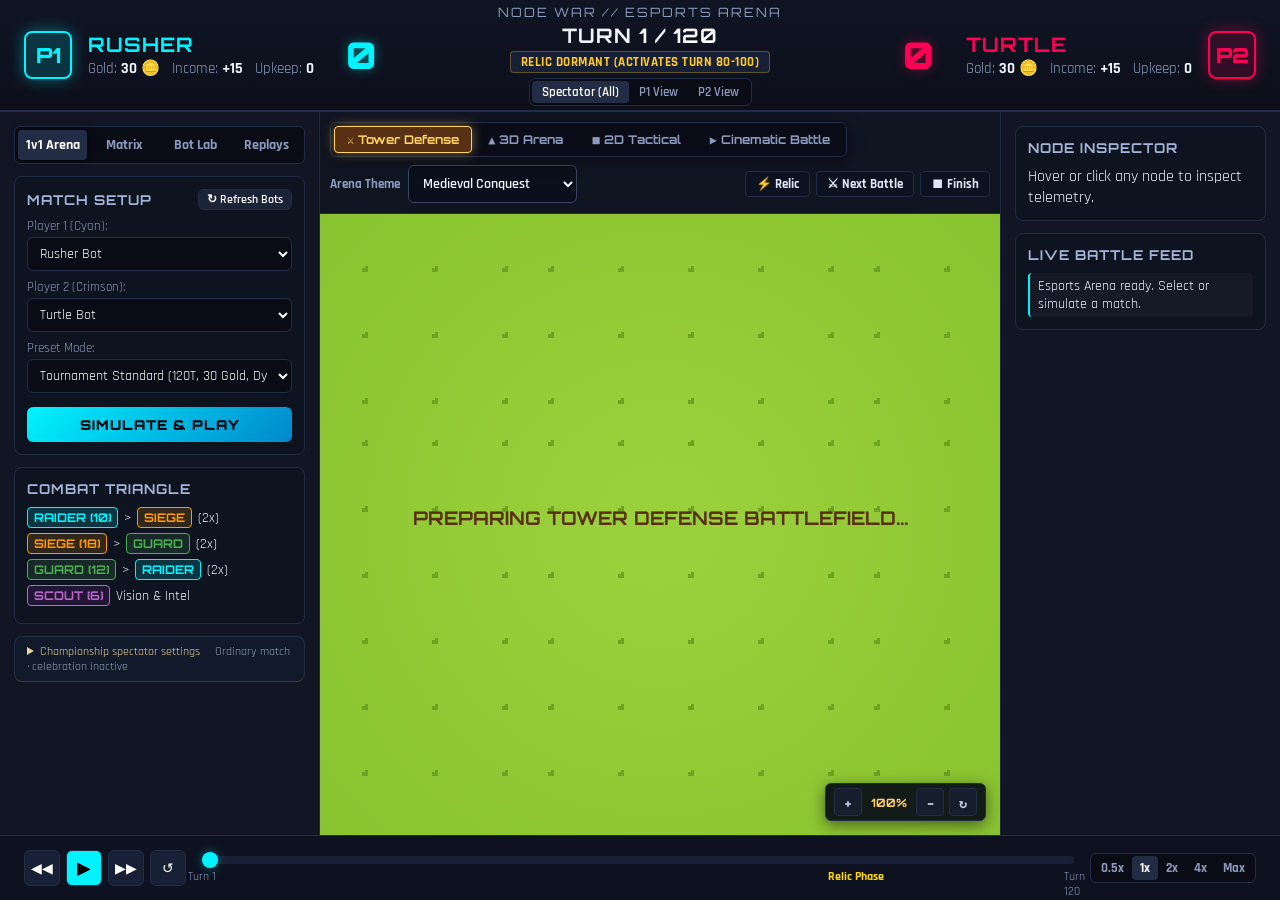
<file: web/index.html>
<!DOCTYPE html>
<html lang="en">
<head>
  <meta charset="UTF-8">
  <meta name="viewport" content="width=device-width, initial-scale=1.0">
  <title>Node War // Esports Spectator & Match Arena</title>
  <link rel="stylesheet" href="style.css">
  <link rel="preconnect" href="https://fonts.googleapis.com">
  <link rel="preconnect" href="https://fonts.gstatic.com" crossorigin>
  <link href="https://fonts.googleapis.com/css2?family=Orbitron:wght@500;700;900&family=Rajdhani:wght@500;600;700&family=JetBrains+Mono:wght@400;600&display=swap" rel="stylesheet">
</head>
<body>
  <div class="app-container">
    <!-- Top Esports Header -->
    <header class="scoreboard-header">
      <div class="player-hud p1">
        <div class="player-avatar">P1</div>
        <div class="player-info">
          <div class="player-name" id="p1-name">Rusher</div>
          <div class="player-meta">
            <span>Gold: <strong id="p1-credits">30</strong> 🪙</span>
            <span>Income: <strong id="p1-income">+15</strong></span>
            <span>Upkeep: <strong id="p1-upkeep">0</strong></span>
          </div>
        </div>
        <div class="score-display" id="p1-score">0</div>
      </div>

      <div class="match-center-hud">
        <div class="game-title">NODE WAR // ESPORTS ARENA</div>
        <div class="turn-counter">TURN <span id="current-turn">1</span> / <span id="max-turn">120</span></div>
        <div class="relic-badge" id="relic-status">RELIC DORMANT (ACTIVATES TURN 80-100)</div>
        <div class="view-mode-toggle">
          <button class="view-btn active" data-mode="spectator" title="Audience Omniscient View">Spectator (All)</button>
          <button class="view-btn" data-mode="p1" title="Player 1 Fog-of-War">P1 View</button>
          <button class="view-btn" data-mode="p2" title="Player 2 Fog-of-War">P2 View</button>
        </div>
      </div>

      <div class="player-hud p2">
        <div class="score-display" id="p2-score">0</div>
        <div class="player-info text-right">
          <div class="player-name" id="p2-name">Turtle</div>
          <div class="player-meta">
            <span>Gold: <strong id="p2-credits">30</strong> 🪙</span>
            <span>Income: <strong id="p2-income">+15</strong></span>
            <span>Upkeep: <strong id="p2-upkeep">0</strong></span>
          </div>
        </div>
        <div class="player-avatar">P2</div>
      </div>
    </header>

    <!-- Main Content Grid -->
    <div class="arena-grid">
      <!-- Left Panel: Navigation Tabs & Control Center -->
      <aside class="panel left-panel">
        <div class="tabs-nav">
          <button class="tab-btn active" data-tab="tab-match">1v1 Arena</button>
          <button class="tab-btn" data-tab="tab-tournament">Matrix</button>
          <button class="tab-btn" data-tab="tab-playground">Bot Lab</button>
          <button class="tab-btn" data-tab="tab-replays">Replays</button>
        </div>

        <!-- TAB 1: 1v1 MATCH RUNNER -->
        <div id="tab-match" class="tab-content active">
          <div class="panel-section">
            <div style="display:flex; justify-content:space-between; align-items:center; margin-bottom:8px;">
              <h3 style="margin:0;">Match Setup</h3>
              <button id="btn-refresh-bots" class="secondary-btn" style="width:auto; margin:0; padding:2px 8px; font-size:0.75rem;" title="Scan bots/ folder for new scripts">&#8635; Refresh Bots</button>
            </div>
            <div class="form-group">
              <label>Player 1 (Cyan):</label>
              <select id="select-p1">
                <optgroup label="Custom Scripts (bots/)">
                  <option value="bot1.py">bot1.py (ApexNodeBot)</option>
                </optgroup>
                <optgroup label="Built-in Baseline Bots">
                  <option value="rusher" selected>Rusher Bot</option>
                  <option value="turtle">Turtle Bot</option>
                  <option value="balanced">Balanced (Scout) Bot</option>
                  <option value="starter">Starter Bot</option>
                </optgroup>
                <optgroup label="Browser Lab">
                  <option value="custom">Custom Lab Bot</option>
                </optgroup>
              </select>
            </div>
            <div class="form-group">
              <label>Player 2 (Crimson):</label>
              <select id="select-p2">
                <optgroup label="Custom Scripts (bots/)">
                  <option value="bot1.py">bot1.py (ApexNodeBot)</option>
                </optgroup>
                <optgroup label="Built-in Baseline Bots">
                  <option value="rusher">Rusher Bot</option>
                  <option value="turtle" selected>Turtle Bot</option>
                  <option value="balanced">Balanced (Scout) Bot</option>
                  <option value="starter">Starter Bot</option>
                </optgroup>
                <optgroup label="Browser Lab">
                  <option value="custom">Custom Lab Bot</option>
                </optgroup>
              </select>
            </div>

            <div class="form-group">
              <label>Preset Mode:</label>
              <select id="select-preset">
                <option value="standard" selected>Tournament Standard (120T, 30 Gold, Dynamic Relic T80-100)</option>
                <option value="blitz">Blitz Match (60T, 40 Gold, Relic T40)</option>
                <option value="marathon">Marathon Siege (160T, 20 Gold, Relic T130)</option>
                <option value="custom">Custom Configuration</option>
              </select>
            </div>

            <div id="custom-config-fields" class="custom-config-fields hidden">
              <div class="form-row">
                <div>
                  <label>Max Turns:</label>
                  <input type="number" id="input-turns" value="120" min="20" max="250" step="10">
                </div>
                <div>
                  <label>Initial Gold:</label>
                  <input type="number" id="input-credits" value="30" min="10" max="150" step="5">
                </div>
              </div>
              <div class="form-row">
                <div>
                  <label>Relic Turn (empty = dynamic):</label>
                  <input type="number" id="input-relic-turn" placeholder="Dynamic (80-100)" min="10" max="200" step="5">
                </div>
                <div>
                  <label>Relic Pts/T:</label>
                  <input type="number" id="input-relic-pts" value="10" min="5" max="50" step="5">
                </div>
              </div>
            </div>

            <button id="btn-run-match" class="action-btn glow-btn">SIMULATE &amp; PLAY</button>
          </div>

          <div class="panel-section rps-guide">
            <h3>Combat Triangle</h3>
            <div class="triangle-row"><span class="badge raider">RAIDER (10)</span> &gt; <span class="badge siege">SIEGE</span> (2x)</div>
            <div class="triangle-row"><span class="badge siege">SIEGE (18)</span> &gt; <span class="badge guard">GUARD</span> (2x)</div>
            <div class="triangle-row"><span class="badge guard">GUARD (12)</span> &gt; <span class="badge raider">RAIDER</span> (2x)</div>
            <div class="triangle-row"><span class="badge scout">SCOUT (6)</span> Vision &amp; Intel</div>
          </div>

          <div id="championship-bracket" class="panel-section hidden" tabindex="-1">
            <h3>Championship Final</h3><p id="championship-pairing"></p><strong id="championship-bracket-result"></strong>
            <p class="muted-small">Official result from the loaded match. This display does not advance the tournament.</p>
          </div>

          <details class="victory-settings panel-section" id="victory-settings">
            <summary>Championship spectator settings <span id="victory-setting-status">Ordinary match · celebration inactive</span></summary>
            <div class="victory-settings-fields">
              <label><input type="checkbox" id="victory-final"> Official tournament final (organizer designation)</label>
              <label><input type="checkbox" id="victory-enabled" disabled> Victory Celebration</label>
              <label>Celebration quality <select id="victory-quality"><option value="low">Low</option><option value="medium" selected>Medium</option><option value="high">High</option></select></label>
              <label><input type="checkbox" id="victory-audio"> Victory audio</label>
              <label><input type="checkbox" id="victory-commentary"> Winner commentary</label>
              <label>Language <select id="victory-language"><option value="en-IN">English</option><option value="hi-IN">Hindi</option></select></label>
              <label>Voice <select id="victory-voice"><option value="">Browser default</option></select></label>
              <button id="victory-replay-setting" class="quick-nav-btn" disabled>Replay Celebration</button>
            </div>
          </details>
        </div>

        <!-- TAB 2: BALANCE TOURNAMENT MATRIX -->
        <div id="tab-tournament" class="tab-content">
          <div class="panel-section">
            <h3>Matrix Evaluator</h3>
            <p class="muted-small">Runs a round-robin tournament between Rusher, Turtle, and Balanced across alternating sides to test the RPS strategy cycle.</p>
            <div class="form-group" style="margin-top:10px;">
              <label>Rounds Per Pair (Total = Rounds &times; 2):</label>
              <select id="select-tournament-rounds">
                <option value="5">5 Rounds (10 Matches)</option>
                <option value="10" selected>10 Rounds (20 Matches)</option>
                <option value="25">25 Rounds (50 Matches)</option>
              </select>
            </div>
            <button id="btn-run-tournament" class="action-btn">RUN BALANCE MATRIX</button>
          </div>

          <div id="tournament-results-card" class="panel-section hidden">
            <h3>Matrix Results</h3>
            <div id="tournament-matrix-view" class="matrix-view"></div>
          </div>
        </div>

        <!-- TAB 3: CUSTOM BOT LAB -->
        <div id="tab-playground" class="tab-content">
          <div class="panel-section">
            <h3>Custom Bot Playground</h3>
            <p class="muted-small">Edit code below or load any script from <code>bots/</code> to inspect, tweak, and test!</p>
            <div style="display:flex; gap:6px; margin-top:8px;">
              <select id="select-load-script">
                <option value="">Load from bots/ ...</option>
              </select>
              <button id="btn-load-script-into-editor" class="secondary-btn" style="width:auto; margin:0; padding:4px 10px; font-size:0.8rem; white-space:nowrap;">Load</button>
            </div>
            <textarea id="custom-bot-editor" class="code-editor" spellcheck="false">from engine.models import UnitType
from engine.fog import BotObservation
from bots.base import BotBase

class MyCustomBot(BotBase):
    def act(self, obs: BotObservation):
        orders = []
        my_nodes = self.get_my_nodes(obs)
        if not my_nodes:
            return orders

        # Train raiders or guards
        home_id = 0 if self.player_id == 1 else 14
        home = next((n for n in my_nodes if n.id == home_id), my_nodes[0])
        if obs.my_credits >= 12:
            orders.append(self.train(home.id, UnitType.GUARD, 1))

        # Push neutral nodes
        neutrals = self.get_neutral_nodes(obs)
        if neutrals and home.units.get("guard", 0) >= 3:
            path = self.get_path(obs, home.id, neutrals[0].id)
            if len(path) >= 2:
                orders.append(self.move(home.id, path[1], {UnitType.GUARD: 2}))

        return orders
</textarea>
            <div class="bot-lab-buttons">
              <button class="lab-btn" data-opponent="rusher">Battle Rusher</button>
              <button class="lab-btn" data-opponent="turtle">Battle Turtle</button>
              <button class="lab-btn" data-opponent="balanced">Battle Balanced</button>
            </div>
          </div>
        </div>

        <!-- TAB 4: REPLAY VAULT -->
        <div id="tab-replays" class="tab-content">
          <div class="panel-section">
            <h3>Saved Replay Library</h3>
            <div id="replay-vault-list" class="replay-vault-list">
              <div class="muted">Loading saved replays...</div>
            </div>
            <button id="btn-refresh-replays" class="secondary-btn">Refresh Replays</button>
          </div>
        </div>
      </aside>

      <!-- Center: Multi-Engine Battlefield Viewport -->
      <main class="canvas-viewport" id="viewport-container">
        <!-- Viewport Top Controls (Engine Mode Toggle & Quick Nav) -->
        <div class="viewport-top-bar">
          <div class="engine-mode-toggle">
            <button id="btn-mode-td" class="engine-btn active" title="Illustrated Tower Defense View">&#9876; Tower Defense</button>
            <button id="btn-mode-3d" class="engine-btn" title="3D Isometric Battlefield">&#9650; 3D Arena</button>
            <button id="btn-mode-2d" class="engine-btn" title="2D Tactical Schematic">&#9632; 2D Tactical</button>
            <button id="btn-mode-cinematic" class="engine-btn" title="Optional cinematic camera controls">&#9654; Cinematic Battle</button>
          </div>
          <label class="arena-theme-control" for="select-arena-theme">
            <span>Arena Theme</span>
            <select id="select-arena-theme">
              <option value="medieval" selected>Medieval Conquest</option>
              <option value="cyber">Cyber Warfare</option>
              <option value="galactic">Galactic Dominion</option>
              <option value="wasteland">Wasteland Survival</option>
              <option value="championship">The Ultimate Arena</option>
            </select>
          </label>
          <div class="quick-nav-overlay">
            <button id="btn-jump-relic" class="quick-nav-btn" title="Jump to Relic Phase">&#9889; Relic</button>
            <button id="btn-jump-clash" class="quick-nav-btn" title="Jump to Next Battle">&#9876; Next Battle</button>
            <button id="btn-jump-end" class="quick-nav-btn" title="Jump to Match Finish">&#9209; Finish</button>
          </div>
        </div>

        <section id="cinematic-controls" class="cinematic-controls hidden" aria-label="Cinematic camera controls">
          <div class="cinematic-selects">
            <label>Perspective<select id="cinematic-pov"><option value="neutral">Neutral POV</option><option value="p1">Player 1 POV</option><option value="p2">Player 2 POV</option></select></label>
            <label>Camera<select id="cinematic-camera"><option value="free">Free Camera</option><option value="automatic">Automatic Cinematic (opt in)</option><option value="attacker">Follow Attacker</option><option value="defender">Follow Defender</option><option value="side">Side Battle View</option><option value="top">Top-Down View</option></select></label>
            <label>Quality<select id="cinematic-quality"><option value="low">Low · 30 FPS</option><option value="medium" selected>Medium · 30 FPS</option><option value="high">High · 60 FPS</option></select></label>
            <label class="cinematic-check"><input id="cinematic-transitions" type="checkbox" checked> Smooth transitions</label>
            <label class="cinematic-check"><input id="cinematic-adaptive" type="checkbox" checked> Adaptive quality</label>
          </div>
          <div class="cinematic-actions">
            <button id="cinematic-focus" class="quick-nav-btn">Focus Selected Node</button>
            <button id="cinematic-next" class="quick-nav-btn">Next Active Battle</button>
            <button id="cinematic-reset" class="quick-nav-btn">Reset Camera</button>
            <button id="cinematic-skip" class="quick-nav-btn">Skip Animation</button>
            <button id="cinematic-latest" class="quick-nav-btn">Latest Recorded State</button>
            <button id="cinematic-return" class="quick-nav-btn">Return to Tactical</button>
          </div>
          <div class="cinematic-status-row"><span id="cinematic-status" role="status">Manual camera · select a node to inspect</span><span id="cinematic-performance">Medium · measuring FPS</span></div>
          <div id="cinematic-replay-status" class="cinematic-replay-status">Replay controls below affect spectator playback only.</div>
        </section>

        <div class="battlefield-stage">
        <canvas id="td-canvas" class="td-viewport"></canvas>
        <div id="three-container" class="three-viewport hidden"></div>
        <canvas id="game-canvas" class="hidden"></canvas>
        <div id="combat-banner" class="combat-banner hidden"></div>

        <!-- 3D Camera Presets Bar (Bottom-Left) -->
        <div class="camera-presets-overlay" id="camera-presets-bar">
          <span class="cam-label">CAM:</span>
          <button class="cam-btn active" data-cam="iso" title="Isometric Overhead Angle">Isometric</button>
          <button class="cam-btn" data-cam="p1" title="Focus Player 1 Citadel">P1 Core</button>
          <button class="cam-btn" data-cam="relic" title="Focus Relic Sanctuary">Relic</button>
          <button class="cam-btn" data-cam="p2" title="Focus Player 2 Citadel">P2 Core</button>
          <button class="cam-btn" data-cam="reset" title="Reset Camera View">&#8635;</button>
        </div>

        <!-- 2D Viewport Zoom & Pan Controls Overlay -->
        <div class="zoom-controls-overlay" id="zoom-controls-bar">
          <button id="btn-zoom-in" class="zoom-btn" title="Zoom In (+)">+</button>
          <span id="zoom-level-badge" class="zoom-badge">100%</span>
          <button id="btn-zoom-out" class="zoom-btn" title="Zoom Out (−)">−</button>
          <button id="btn-zoom-reset" class="zoom-btn" title="Reset View (100%)">&#8635;</button>
        </div>

        <!-- 3D Hover Tooltip -->
        <div id="three-tooltip" class="three-tooltip hidden"></div>
        <div id="arena-notification" class="arena-notification hidden" role="status"></div>
        <section id="victory-overlay" class="victory-overlay hidden" aria-label="Championship celebration">
          <div class="victory-kicker">CHAMPIONS LEAGUE 2026</div>
          <div id="victory-phase" class="victory-phase" role="status"></div>
          <div class="victory-announcement">
            <span class="victory-laurel" aria-hidden="true">✦</span><h2 id="victory-team"></h2>
            <p id="victory-college"></p><p class="victory-title">TOURNAMENT CHAMPIONS</p>
            <p id="victory-result"></p>
          </div>
          <div class="victory-actions">
            <button id="victory-replay">Replay Celebration</button><button id="victory-skip">Skip Celebration</button>
            <button id="victory-battlefield">View Final Battlefield</button><button id="victory-bracket">Return to Tournament Bracket</button>
          </div>
        </section>
        </div>
      </main>

      <!-- Right Panel: Node Inspector & Battle Feed -->
      <aside class="panel right-panel">
        <div class="panel-section">
          <h3>Node Inspector</h3>
          <div id="inspector-content" class="inspector-details">
            <p class="muted">Hover or click any node to inspect telemetry.</p>
          </div>
        </div>

        <div class="panel-section flex-grow">
          <h3>Live Battle Feed</h3>
          <div id="event-feed" class="event-feed">
            <div class="feed-item system">Esports Arena ready. Select or simulate a match.</div>
          </div>
        </div>
      </aside>
    </div>

    <!-- Bottom Playback Controls -->
    <footer class="playback-bar">
      <div class="playback-controls">
        <button id="btn-prev" class="ctrl-btn" title="Previous Turn (Left Arrow)">&#9664;&#9664;</button>
        <button id="btn-play" class="ctrl-btn play-btn" title="Play/Pause (Spacebar)">&#9654;</button>
        <button id="btn-next" class="ctrl-btn" title="Next Turn (Right Arrow)">&#9654;&#9654;</button>
        <button id="btn-restart" class="ctrl-btn" title="Restart">&#8634;</button>
      </div>

      <div class="scrubber-container">
        <input type="range" id="timeline-scrubber" min="1" max="120" value="1" class="scrubber">
        <div class="scrubber-markers">
          <span class="marker" style="left: 0%;">Turn 1</span>
          <span class="marker relic-marker" id="scrubber-relic-marker" style="left: 75%;">Relic Phase</span>
          <span class="marker" id="scrubber-end-marker" style="left: 100%;">Turn 120</span>
        </div>
      </div>

      <div class="speed-controls">
        <button class="speed-btn" data-speed="1500">0.5x</button>
        <button class="speed-btn active" data-speed="1000">1x</button>
        <button class="speed-btn" data-speed="500">2x</button>
        <button class="speed-btn" data-speed="250">4x</button>
        <button class="speed-btn" data-speed="50">Max</button>
      </div>
    </footer>
  </div>

  <!-- Three.js 3D Engine & Controls (Vendor + CDN fallback) -->
  <script src="vendor/three.min.js"></script>
  <script src="vendor/OrbitControls.js"></script>
  <script src="arena_themes.js"></script>
  <script src="arena_3d_art.js"></script>
  <script src="three_visualizer.js"></script>
  <!-- Cartoon Tower Defense Game Visualizer -->
  <script src="td_visualizer.js"></script>
  <script src="victory.js"></script>
  <script src="visualizer.js"></script>
</body>
</html>
</file>
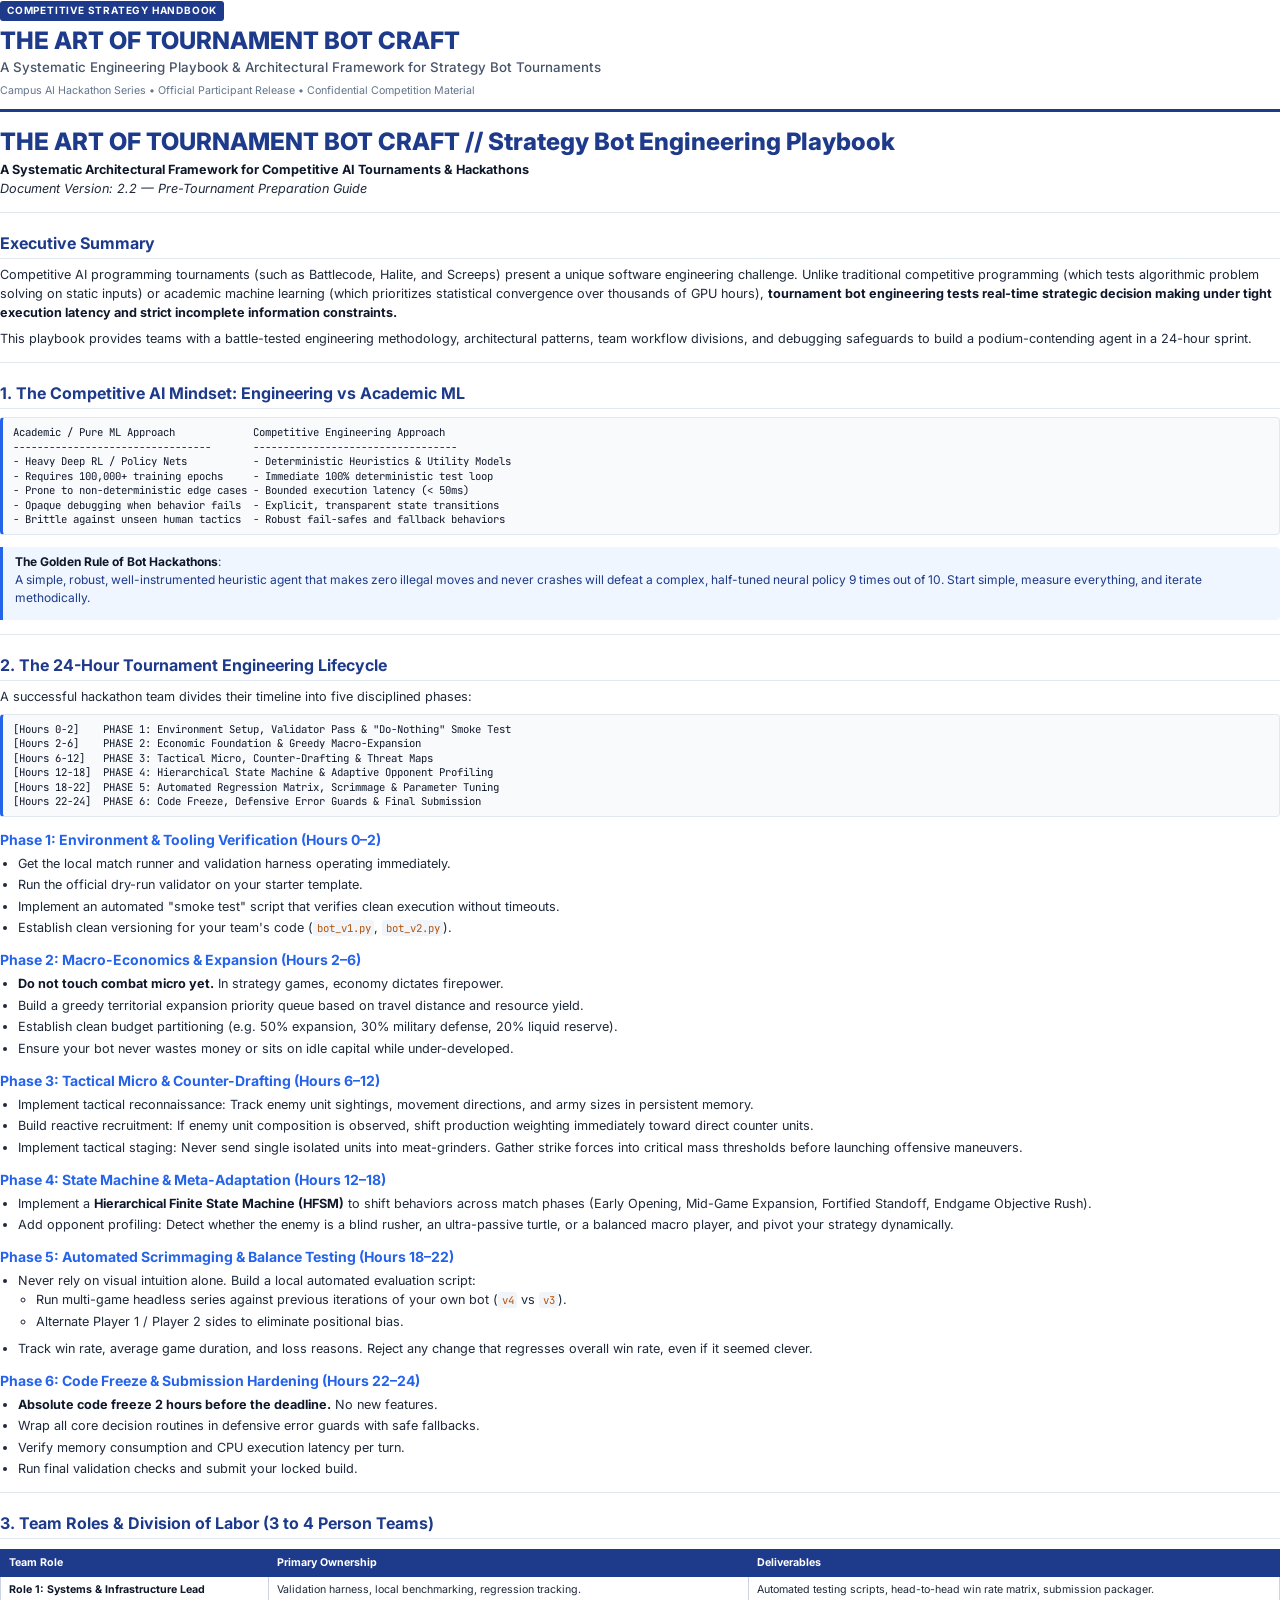
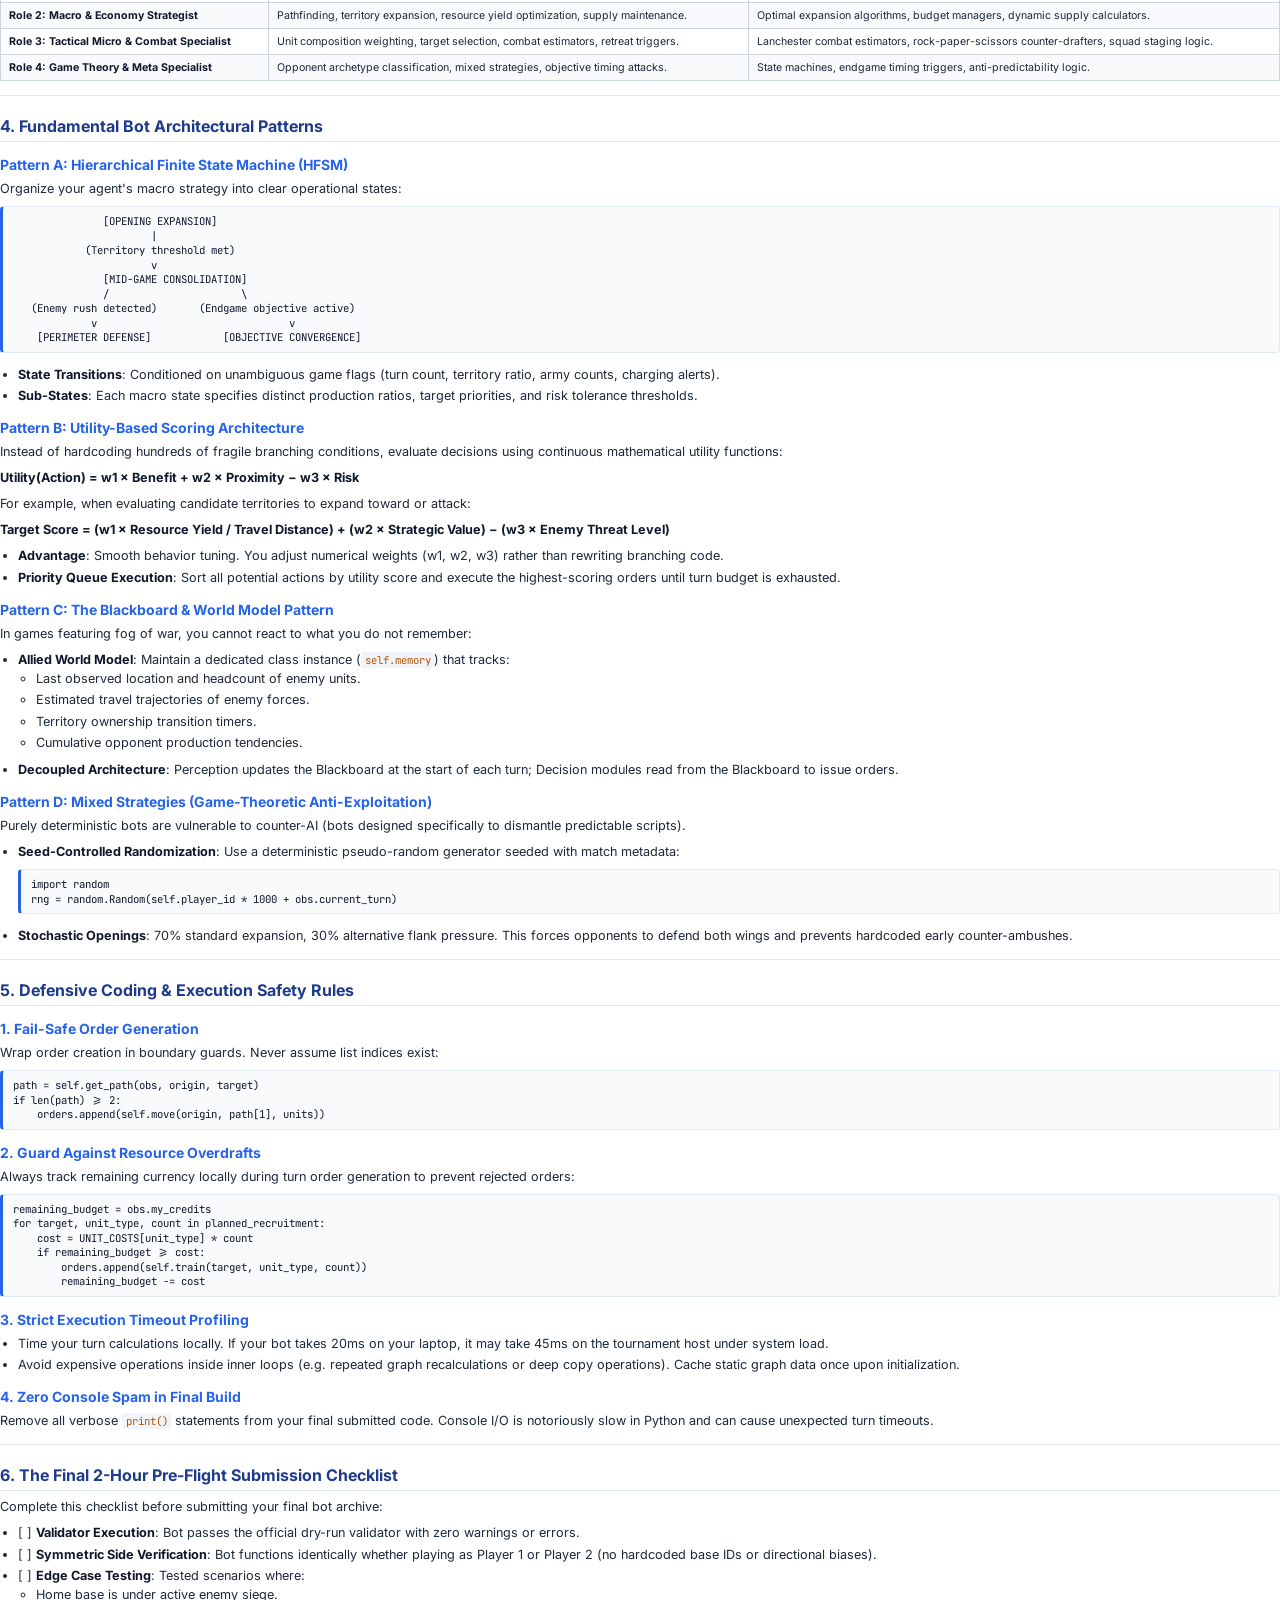
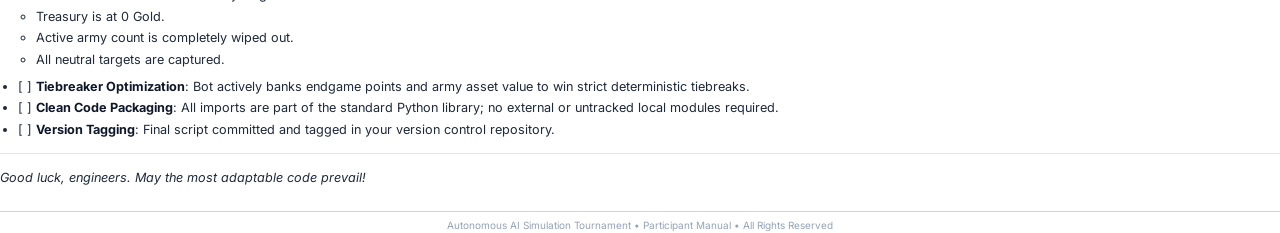
<file: docs/COMPETITIVE_BOT_ENGINEERING_HANDBOOK.html>
<!DOCTYPE html>
<html lang="en">
<head>
<meta charset="utf-8">
<title>THE ART OF TOURNAMENT BOT CRAFT</title>
<style>
  @import url('https://fonts.googleapis.com/css2?family=Inter:wght@400;500;600;700;800&family=JetBrains+Mono:wght@400;500;600&display=swap');

  @page {
    size: A4 portrait;
    margin: 14mm 12mm 14mm 12mm;
    @bottom-right {
      content: counter(page);
      font-family: 'Inter', sans-serif;
      font-size: 8pt;
      color: #64748b;
    }
  }

  * {
    box-sizing: border-box;
    margin: 0;
    padding: 0;
  }

  body {
    font-family: 'Inter', -apple-system, BlinkMacSystemFont, "Segoe UI", Roboto, sans-serif;
    color: #1e293b;
    background: #ffffff;
    line-height: 1.5;
    font-size: 9.5pt;
    padding: 0;
  }

  .header-banner {
    border-bottom: 3px solid #1e3a8a;
    padding-bottom: 10px;
    margin-bottom: 16px;
  }

  .header-badge {
    display: inline-block;
    background: #1e3a8a;
    color: #ffffff;
    font-size: 7.5pt;
    font-weight: 700;
    letter-spacing: 0.08em;
    text-transform: uppercase;
    padding: 2.5px 7px;
    border-radius: 3px;
    margin-bottom: 6px;
  }

  h1 {
    font-size: 18pt;
    font-weight: 800;
    color: #1e3a8a;
    line-height: 1.2;
    margin-bottom: 3px;
  }

  .subtitle {
    font-size: 10pt;
    font-weight: 500;
    color: #475569;
    margin-bottom: 5px;
  }

  .meta-bar {
    font-size: 8pt;
    color: #64748b;
  }

  h2 {
    font-size: 12pt;
    font-weight: 700;
    color: #1e3a8a;
    margin-top: 18px;
    margin-bottom: 6px;
    border-bottom: 1px solid #e2e8f0;
    padding-bottom: 3px;
    page-break-after: avoid;
  }

  h3 {
    font-size: 10.5pt;
    font-weight: 700;
    color: #2563eb;
    margin-top: 12px;
    margin-bottom: 4px;
    page-break-after: avoid;
  }

  h4 {
    font-size: 9.5pt;
    font-weight: 600;
    color: #334155;
    margin-top: 8px;
    margin-bottom: 3px;
    page-break-after: avoid;
  }

  p {
    margin-bottom: 7px;
  }

  ul, ol {
    margin-left: 18px;
    margin-bottom: 8px;
  }

  li {
    margin-bottom: 2.5px;
  }

  table {
    width: 100%;
    border-collapse: collapse;
    margin: 10px 0 14px 0;
    font-size: 8pt;
    page-break-inside: avoid;
  }

  th {
    background: #1e3a8a;
    color: #ffffff;
    font-weight: 700;
    text-align: left;
    padding: 5px 8px;
    border: 1px solid #1e3a8a;
    white-space: nowrap;
  }

  td {
    padding: 4.5px 8px;
    border: 1px solid #cbd5e1;
    color: #1e293b;
    vertical-align: top;
  }

  tr:nth-child(even) td {
    background: #f8fafc;
  }

  pre {
    background: #f8fafc;
    border: 1px solid #e2e8f0;
    border-left: 3.5px solid #2563eb;
    border-radius: 4px;
    padding: 7px 10px;
    margin: 8px 0 12px 0;
    font-family: 'JetBrains Mono', 'Consolas', monospace;
    font-size: 7.5pt;
    line-height: 1.35;
    color: #0f172a;
    overflow-x: hidden;
    white-space: pre-wrap;
    word-break: break-word;
    page-break-inside: avoid;
  }

  code {
    font-family: 'JetBrains Mono', 'Consolas', monospace;
    font-size: 8pt;
    background: #f1f5f9;
    color: #b45309;
    padding: 1px 3.5px;
    border-radius: 3px;
  }

  pre code {
    background: transparent;
    color: inherit;
    padding: 0;
    white-space: pre-wrap;
  }

  blockquote {
    background: #eff6ff;
    border-left: 3.5px solid #2563eb;
    padding: 6px 12px;
    margin: 8px 0 10px 0;
    border-radius: 0 4px 4px 0;
    font-size: 9pt;
    color: #1e3a8a;
    page-break-inside: avoid;
  }

  hr {
    border: none;
    border-top: 1px solid #e2e8f0;
    margin: 14px 0;
  }

  strong {
    font-weight: 700;
    color: #0f172a;
  }

  .footer {
    margin-top: 24px;
    border-top: 1px solid #cbd5e1;
    padding-top: 6px;
    font-size: 7.5pt;
    color: #94a3b8;
    text-align: center;
  }
</style>
</head>
<body>

<div class="header-banner">
  <div class="header-badge">COMPETITIVE STRATEGY HANDBOOK</div>
  <h1>THE ART OF TOURNAMENT BOT CRAFT</h1>
  <div class="subtitle">A Systematic Engineering Playbook & Architectural Framework for Strategy Bot Tournaments</div>
  <div class="meta-bar">Campus AI Hackathon Series • Official Participant Release • Confidential Competition Material</div>
</div>

<h1>THE ART OF TOURNAMENT BOT CRAFT // Strategy Bot Engineering Playbook</h1>
<p><strong>A Systematic Architectural Framework for Competitive AI Tournaments &amp; Hackathons</strong><br />
<em>Document Version: 2.2 — Pre-Tournament Preparation Guide</em></p>
<hr />
<h2>Executive Summary</h2>
<p>Competitive AI programming tournaments (such as Battlecode, Halite, and Screeps) present a unique software engineering challenge. Unlike traditional competitive programming (which tests algorithmic problem solving on static inputs) or academic machine learning (which prioritizes statistical convergence over thousands of GPU hours), <strong>tournament bot engineering tests real-time strategic decision making under tight execution latency and strict incomplete information constraints.</strong></p>
<p>This playbook provides teams with a battle-tested engineering methodology, architectural patterns, team workflow divisions, and debugging safeguards to build a podium-contending agent in a 24-hour sprint.</p>
<hr />
<h2>1. The Competitive AI Mindset: Engineering vs Academic ML</h2>
<pre><code>Academic / Pure ML Approach             Competitive Engineering Approach
---------------------------------       ----------------------------------
- Heavy Deep RL / Policy Nets           - Deterministic Heuristics &amp; Utility Models
- Requires 100,000+ training epochs     - Immediate 100% deterministic test loop
- Prone to non-deterministic edge cases - Bounded execution latency (&lt; 50ms)
- Opaque debugging when behavior fails  - Explicit, transparent state transitions
- Brittle against unseen human tactics  - Robust fail-safes and fallback behaviors
</code></pre>
<blockquote>
<p><strong>The Golden Rule of Bot Hackathons</strong>:<br />
A simple, robust, well-instrumented heuristic agent that makes zero illegal moves and never crashes will defeat a complex, half-tuned neural policy 9 times out of 10. Start simple, measure everything, and iterate methodically.</p>
</blockquote>
<hr />
<h2>2. The 24-Hour Tournament Engineering Lifecycle</h2>
<p>A successful hackathon team divides their timeline into five disciplined phases:</p>
<pre><code>[Hours 0-2]    PHASE 1: Environment Setup, Validator Pass &amp; &quot;Do-Nothing&quot; Smoke Test
[Hours 2-6]    PHASE 2: Economic Foundation &amp; Greedy Macro-Expansion
[Hours 6-12]   PHASE 3: Tactical Micro, Counter-Drafting &amp; Threat Maps
[Hours 12-18]  PHASE 4: Hierarchical State Machine &amp; Adaptive Opponent Profiling
[Hours 18-22]  PHASE 5: Automated Regression Matrix, Scrimmage &amp; Parameter Tuning
[Hours 22-24]  PHASE 6: Code Freeze, Defensive Error Guards &amp; Final Submission
</code></pre>
<h3>Phase 1: Environment &amp; Tooling Verification (Hours 0–2)</h3>
<ul>
<li>Get the local match runner and validation harness operating immediately.</li>
<li>Run the official dry-run validator on your starter template.</li>
<li>Implement an automated &quot;smoke test&quot; script that verifies clean execution without timeouts.</li>
<li>Establish clean versioning for your team's code (<code>bot_v1.py</code>, <code>bot_v2.py</code>).</li>
</ul>
<h3>Phase 2: Macro-Economics &amp; Expansion (Hours 2–6)</h3>
<ul>
<li><strong>Do not touch combat micro yet.</strong> In strategy games, economy dictates firepower.</li>
<li>Build a greedy territorial expansion priority queue based on travel distance and resource yield.</li>
<li>Establish clean budget partitioning (e.g. 50% expansion, 30% military defense, 20% liquid reserve).</li>
<li>Ensure your bot never wastes money or sits on idle capital while under-developed.</li>
</ul>
<h3>Phase 3: Tactical Micro &amp; Counter-Drafting (Hours 6–12)</h3>
<ul>
<li>Implement tactical reconnaissance: Track enemy unit sightings, movement directions, and army sizes in persistent memory.</li>
<li>Build reactive recruitment: If enemy unit composition is observed, shift production weighting immediately toward direct counter units.</li>
<li>Implement tactical staging: Never send single isolated units into meat-grinders. Gather strike forces into critical mass thresholds before launching offensive maneuvers.</li>
</ul>
<h3>Phase 4: State Machine &amp; Meta-Adaptation (Hours 12–18)</h3>
<ul>
<li>Implement a <strong>Hierarchical Finite State Machine (HFSM)</strong> to shift behaviors across match phases (Early Opening, Mid-Game Expansion, Fortified Standoff, Endgame Objective Rush).</li>
<li>Add opponent profiling: Detect whether the enemy is a blind rusher, an ultra-passive turtle, or a balanced macro player, and pivot your strategy dynamically.</li>
</ul>
<h3>Phase 5: Automated Scrimmaging &amp; Balance Testing (Hours 18–22)</h3>
<ul>
<li>Never rely on visual intuition alone. Build a local automated evaluation script:
<ul>
<li>Run multi-game headless series against previous iterations of your own bot (<code>v4</code> vs <code>v3</code>).</li>
<li>Alternate Player 1 / Player 2 sides to eliminate positional bias.</li>
</ul>
</li>
<li>Track win rate, average game duration, and loss reasons. Reject any change that regresses overall win rate, even if it seemed clever.</li>
</ul>
<h3>Phase 6: Code Freeze &amp; Submission Hardening (Hours 22–24)</h3>
<ul>
<li><strong>Absolute code freeze 2 hours before the deadline.</strong> No new features.</li>
<li>Wrap all core decision routines in defensive error guards with safe fallbacks.</li>
<li>Verify memory consumption and CPU execution latency per turn.</li>
<li>Run final validation checks and submit your locked build.</li>
</ul>
<hr />
<h2>3. Team Roles &amp; Division of Labor (3 to 4 Person Teams)</h2>
<table>
<thead>
<tr>
<th style="text-align:left">Team Role</th>
<th style="text-align:left">Primary Ownership</th>
<th style="text-align:left">Deliverables</th>
</tr>
</thead>
<tbody>
<tr>
<td style="text-align:left"><strong>Role 1: Systems &amp; Infrastructure Lead</strong></td>
<td style="text-align:left">Validation harness, local benchmarking, regression tracking.</td>
<td style="text-align:left">Automated testing scripts, head-to-head win rate matrix, submission packager.</td>
</tr>
<tr>
<td style="text-align:left"><strong>Role 2: Macro &amp; Economy Strategist</strong></td>
<td style="text-align:left">Pathfinding, territory expansion, resource yield optimization, supply maintenance.</td>
<td style="text-align:left">Optimal expansion algorithms, budget managers, dynamic supply calculators.</td>
</tr>
<tr>
<td style="text-align:left"><strong>Role 3: Tactical Micro &amp; Combat Specialist</strong></td>
<td style="text-align:left">Unit composition weighting, target selection, combat estimators, retreat triggers.</td>
<td style="text-align:left">Lanchester combat estimators, rock-paper-scissors counter-drafters, squad staging logic.</td>
</tr>
<tr>
<td style="text-align:left"><strong>Role 4: Game Theory &amp; Meta Specialist</strong></td>
<td style="text-align:left">Opponent archetype classification, mixed strategies, objective timing attacks.</td>
<td style="text-align:left">State machines, endgame timing triggers, anti-predictability logic.</td>
</tr>
</tbody>
</table>
<hr />
<h2>4. Fundamental Bot Architectural Patterns</h2>
<h3>Pattern A: Hierarchical Finite State Machine (HFSM)</h3>
<p>Organize your agent's macro strategy into clear operational states:</p>
<pre><code>               [OPENING EXPANSION]
                       |
            (Territory threshold met)
                       v
               [MID-GAME CONSOLIDATION]
               /                      \
   (Enemy rush detected)       (Endgame objective active)
             v                                v
    [PERIMETER DEFENSE]            [OBJECTIVE CONVERGENCE]
</code></pre>
<ul>
<li><strong>State Transitions</strong>: Conditioned on unambiguous game flags (turn count, territory ratio, army counts, charging alerts).</li>
<li><strong>Sub-States</strong>: Each macro state specifies distinct production ratios, target priorities, and risk tolerance thresholds.</li>
</ul>
<h3>Pattern B: Utility-Based Scoring Architecture</h3>
<p>Instead of hardcoding hundreds of fragile branching conditions, evaluate decisions using continuous mathematical utility functions:</p>
<p><strong>Utility(Action) = w1 × Benefit + w2 × Proximity − w3 × Risk</strong></p>
<p>For example, when evaluating candidate territories to expand toward or attack:</p>
<p><strong>Target Score = (w1 × Resource Yield / Travel Distance) + (w2 × Strategic Value) − (w3 × Enemy Threat Level)</strong></p>
<ul>
<li><strong>Advantage</strong>: Smooth behavior tuning. You adjust numerical weights (w1, w2, w3) rather than rewriting branching code.</li>
<li><strong>Priority Queue Execution</strong>: Sort all potential actions by utility score and execute the highest-scoring orders until turn budget is exhausted.</li>
</ul>
<h3>Pattern C: The Blackboard &amp; World Model Pattern</h3>
<p>In games featuring fog of war, you cannot react to what you do not remember:</p>
<ul>
<li><strong>Allied World Model</strong>: Maintain a dedicated class instance (<code>self.memory</code>) that tracks:
<ul>
<li>Last observed location and headcount of enemy units.</li>
<li>Estimated travel trajectories of enemy forces.</li>
<li>Territory ownership transition timers.</li>
<li>Cumulative opponent production tendencies.</li>
</ul>
</li>
<li><strong>Decoupled Architecture</strong>: Perception updates the Blackboard at the start of each turn; Decision modules read from the Blackboard to issue orders.</li>
</ul>
<h3>Pattern D: Mixed Strategies (Game-Theoretic Anti-Exploitation)</h3>
<p>Purely deterministic bots are vulnerable to counter-AI (bots designed specifically to dismantle predictable scripts).</p>
<ul>
<li><strong>Seed-Controlled Randomization</strong>: Use a deterministic pseudo-random generator seeded with match metadata:<pre><code class="language-python">import random
rng = random.Random(self.player_id * 1000 + obs.current_turn)
</code></pre>
</li>
<li><strong>Stochastic Openings</strong>: 70% standard expansion, 30% alternative flank pressure. This forces opponents to defend both wings and prevents hardcoded early counter-ambushes.</li>
</ul>
<hr />
<h2>5. Defensive Coding &amp; Execution Safety Rules</h2>
<h3>1. Fail-Safe Order Generation</h3>
<p>Wrap order creation in boundary guards. Never assume list indices exist:</p>
<pre><code class="language-python">path = self.get_path(obs, origin, target)
if len(path) &gt;= 2:
    orders.append(self.move(origin, path[1], units))
</code></pre>
<h3>2. Guard Against Resource Overdrafts</h3>
<p>Always track remaining currency locally during turn order generation to prevent rejected orders:</p>
<pre><code class="language-python">remaining_budget = obs.my_credits
for target, unit_type, count in planned_recruitment:
    cost = UNIT_COSTS[unit_type] * count
    if remaining_budget &gt;= cost:
        orders.append(self.train(target, unit_type, count))
        remaining_budget -= cost
</code></pre>
<h3>3. Strict Execution Timeout Profiling</h3>
<ul>
<li>Time your turn calculations locally. If your bot takes 20ms on your laptop, it may take 45ms on the tournament host under system load.</li>
<li>Avoid expensive operations inside inner loops (e.g. repeated graph recalculations or deep copy operations). Cache static graph data once upon initialization.</li>
</ul>
<h3>4. Zero Console Spam in Final Build</h3>
<p>Remove all verbose <code>print()</code> statements from your final submitted code. Console I/O is notoriously slow in Python and can cause unexpected turn timeouts.</p>
<hr />
<h2>6. The Final 2-Hour Pre-Flight Submission Checklist</h2>
<p>Complete this checklist before submitting your final bot archive:</p>
<ul>
<li>[ ] <strong>Validator Execution</strong>: Bot passes the official dry-run validator with zero warnings or errors.</li>
<li>[ ] <strong>Symmetric Side Verification</strong>: Bot functions identically whether playing as Player 1 or Player 2 (no hardcoded base IDs or directional biases).</li>
<li>[ ] <strong>Edge Case Testing</strong>: Tested scenarios where:
<ul>
<li>Home base is under active enemy siege.</li>
<li>Treasury is at 0 Gold.</li>
<li>Active army count is completely wiped out.</li>
<li>All neutral targets are captured.</li>
</ul>
</li>
<li>[ ] <strong>Tiebreaker Optimization</strong>: Bot actively banks endgame points and army asset value to win strict deterministic tiebreaks.</li>
<li>[ ] <strong>Clean Code Packaging</strong>: All imports are part of the standard Python library; no external or untracked local modules required.</li>
<li>[ ] <strong>Version Tagging</strong>: Final script committed and tagged in your version control repository.</li>
</ul>
<hr />
<p><em>Good luck, engineers. May the most adaptable code prevail!</em></p>


<div class="footer">
  Autonomous AI Simulation Tournament • Participant Manual • All Rights Reserved
</div>

</body>
</html>
</file>
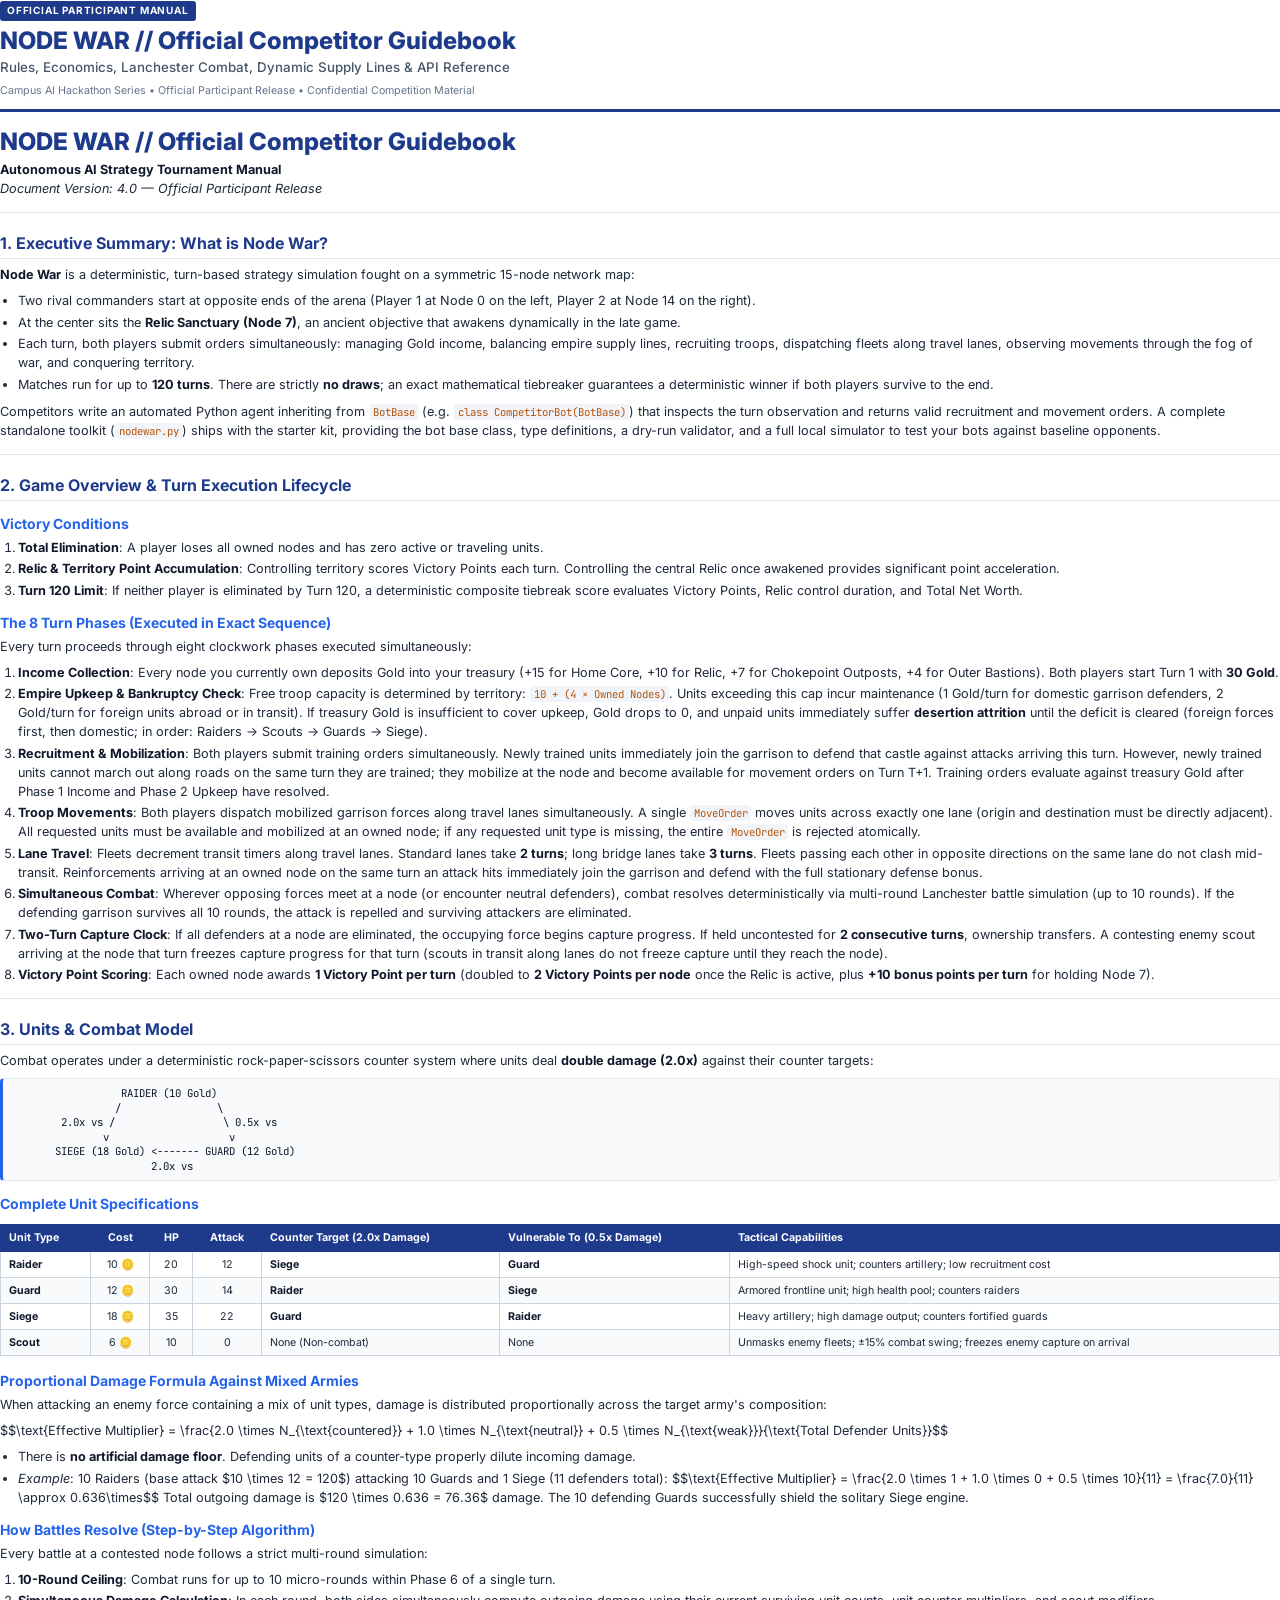
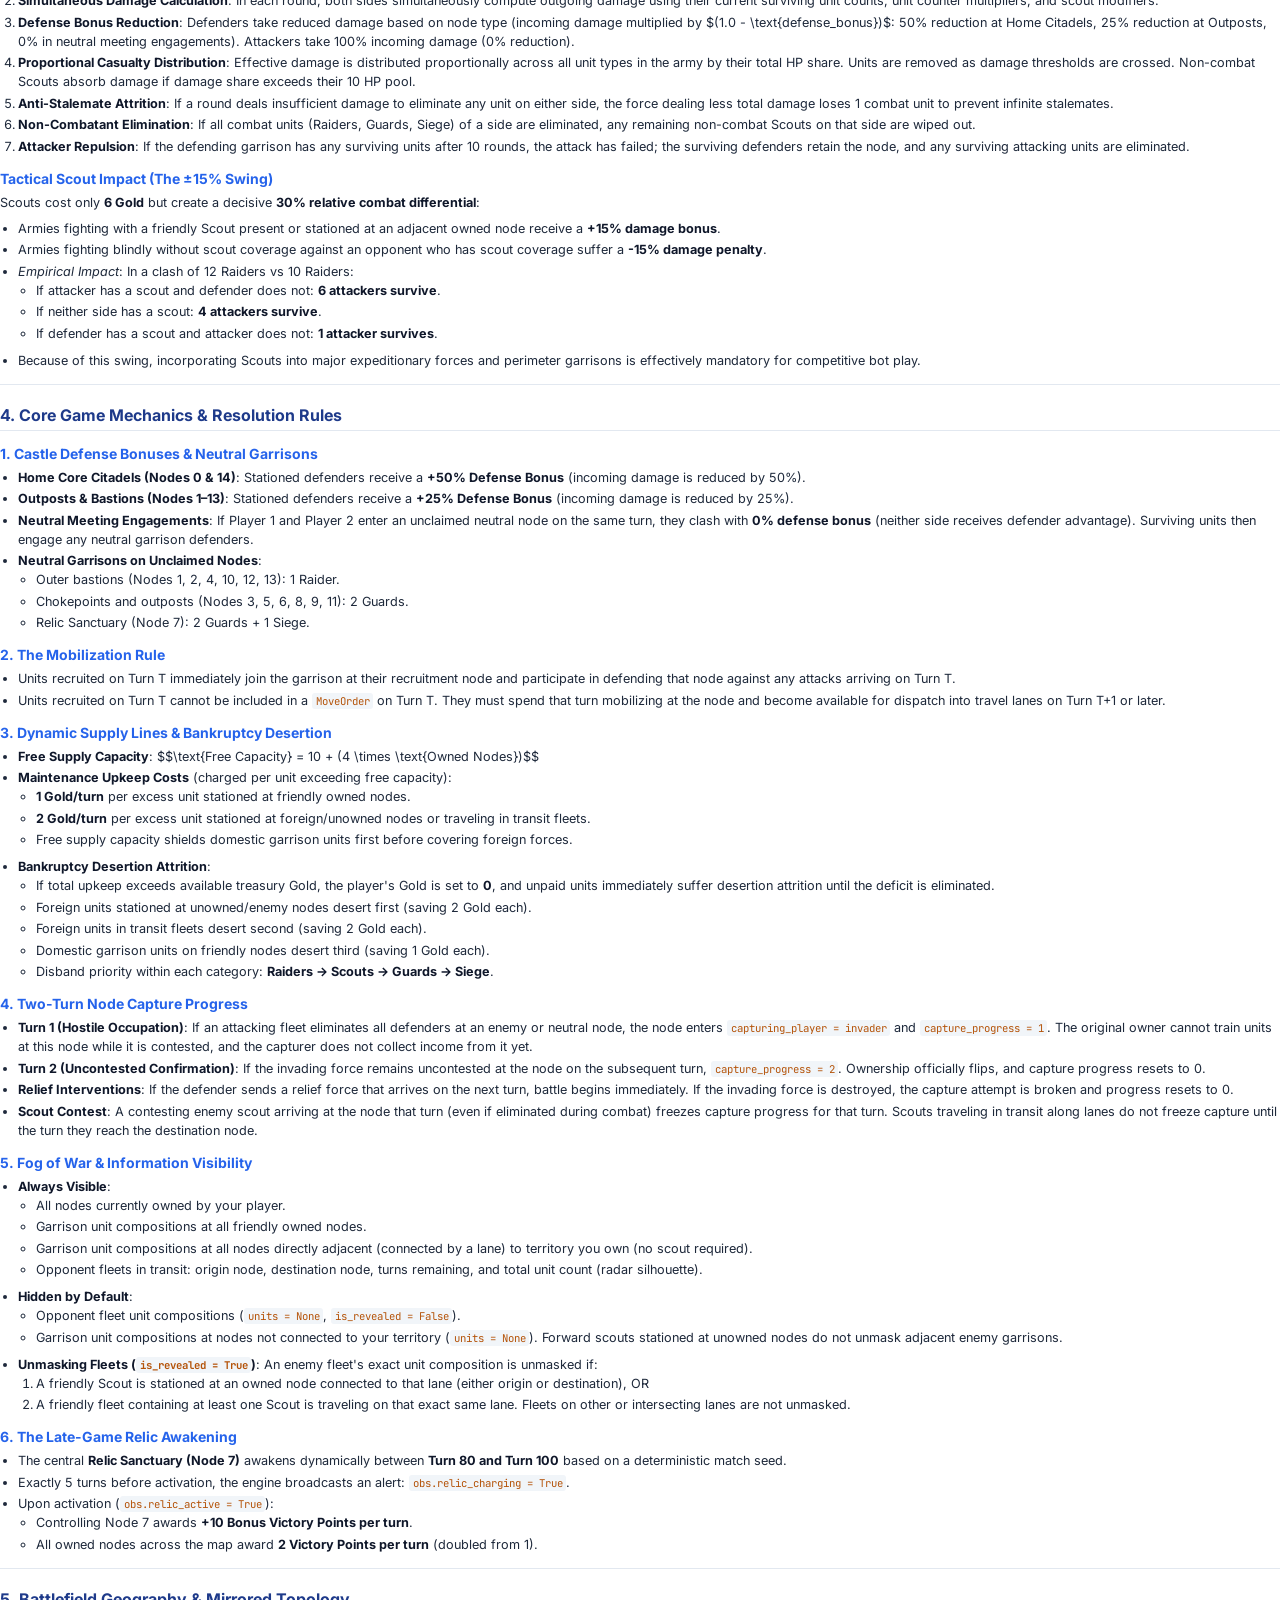
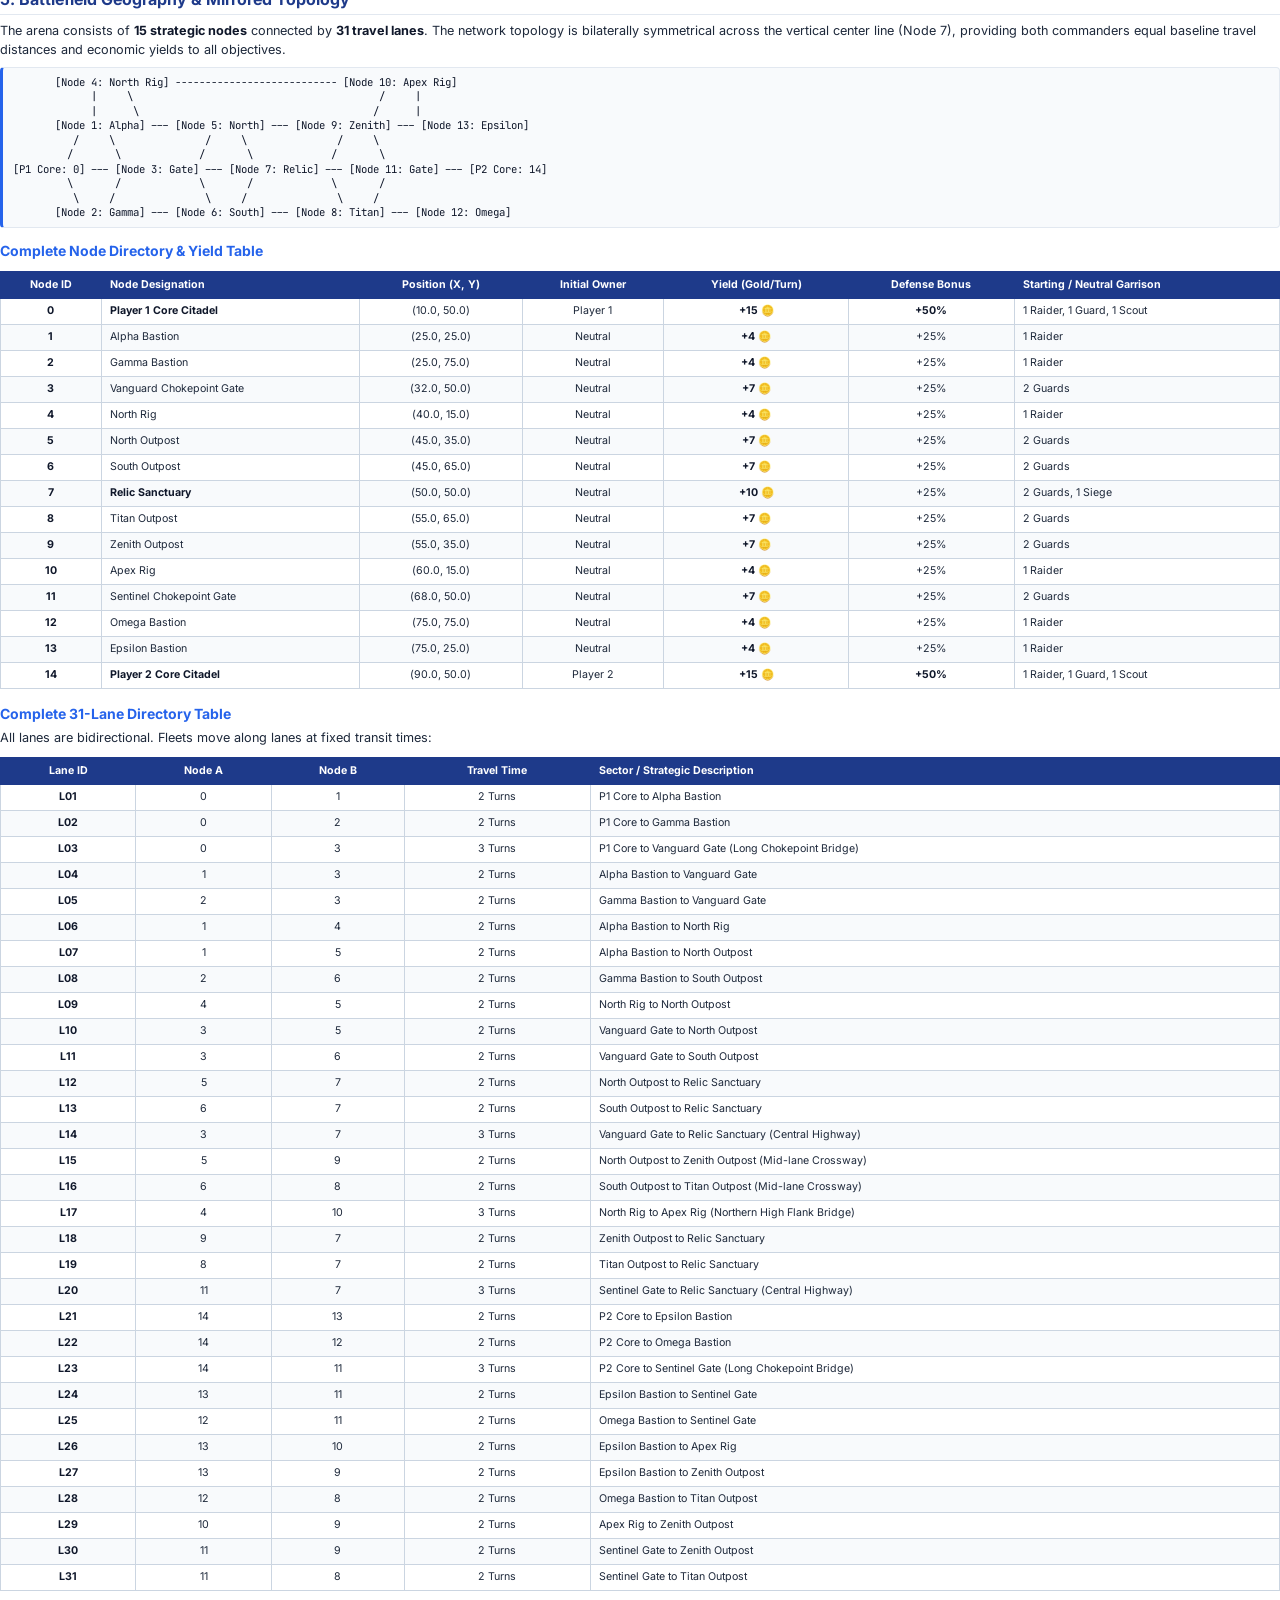
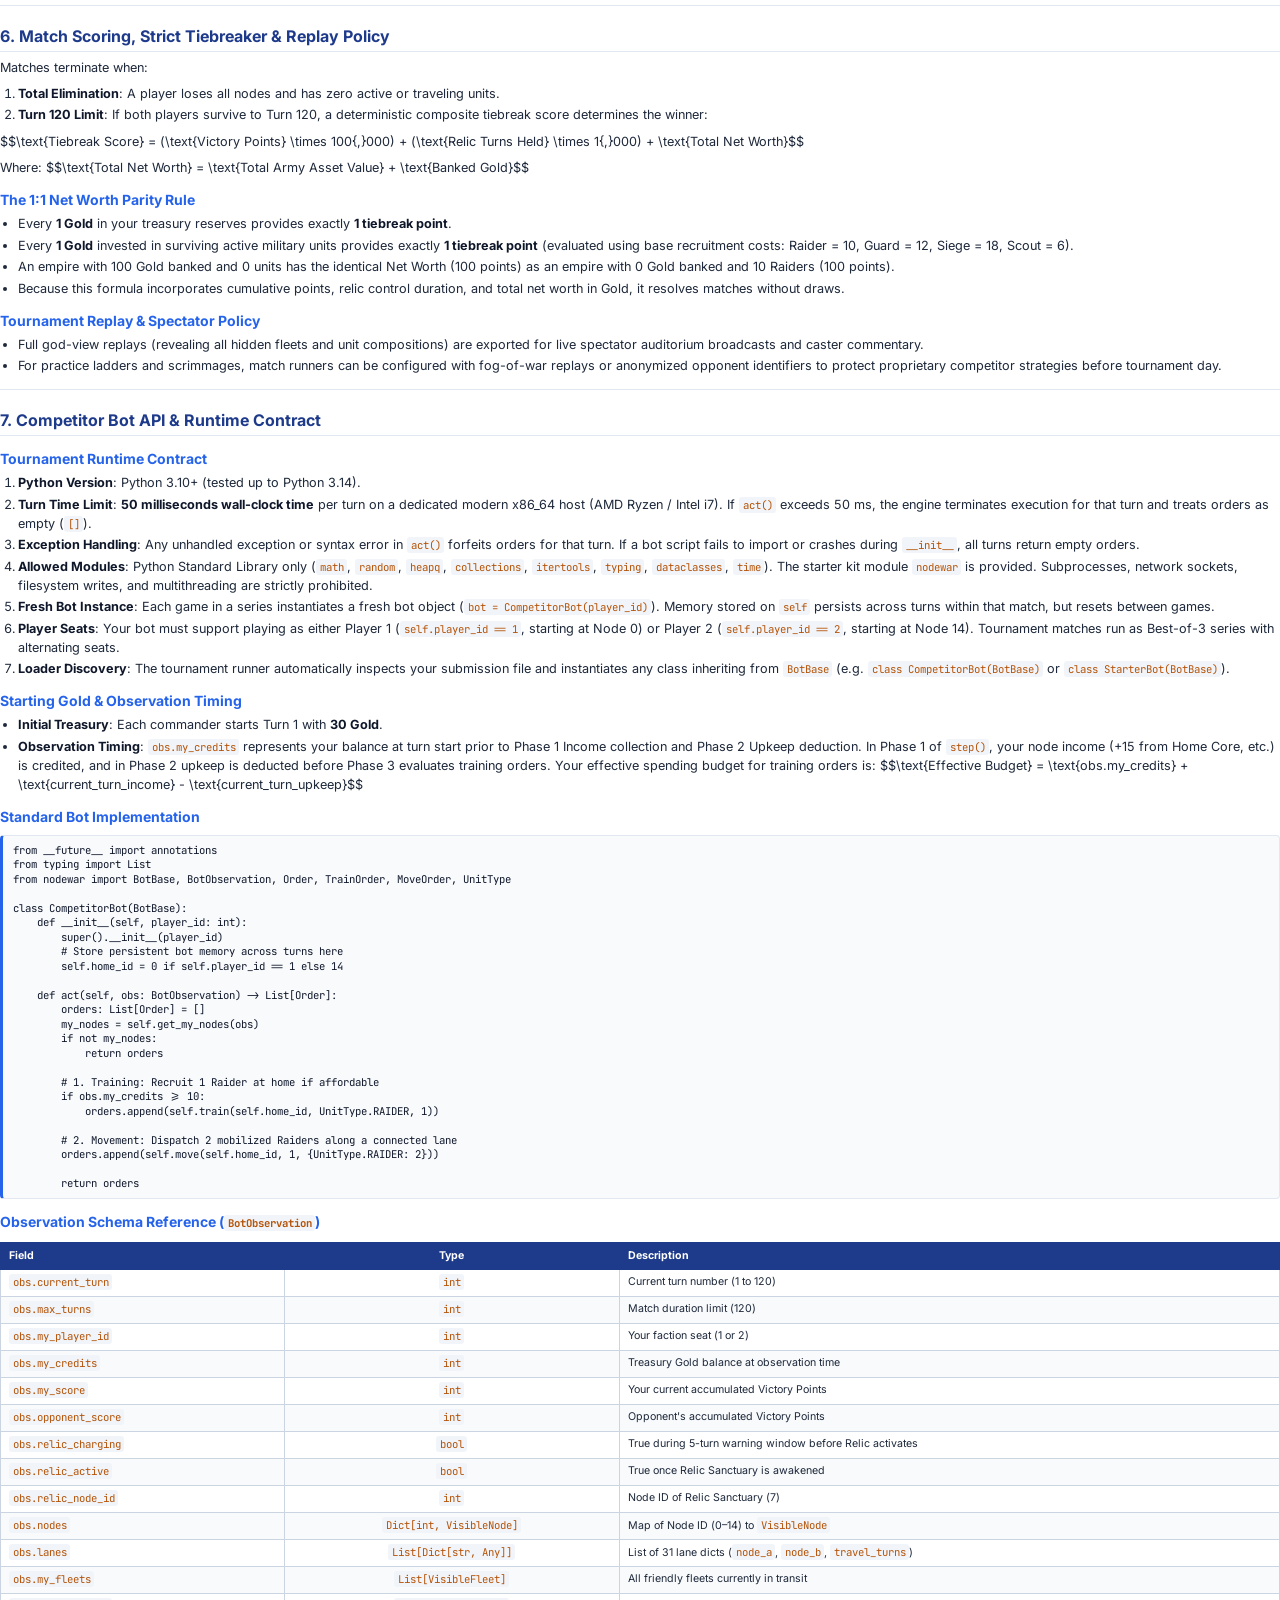
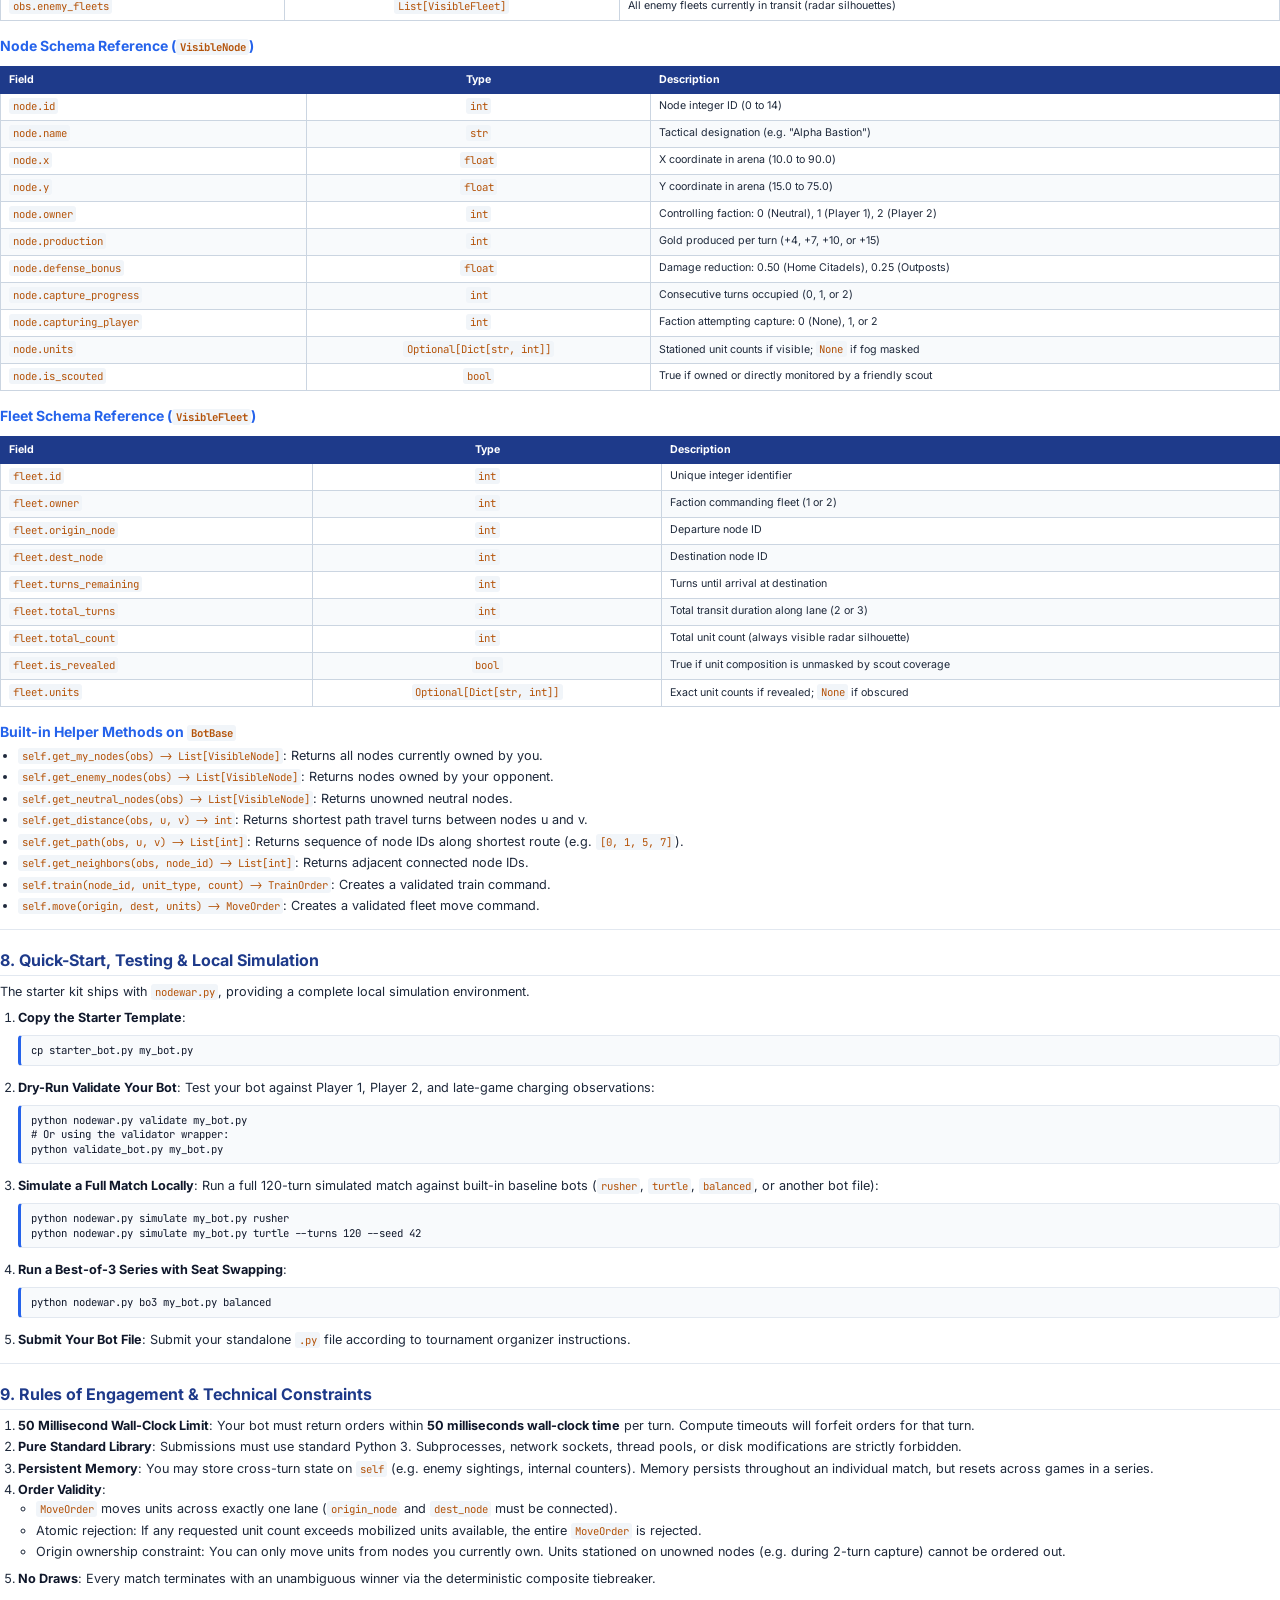
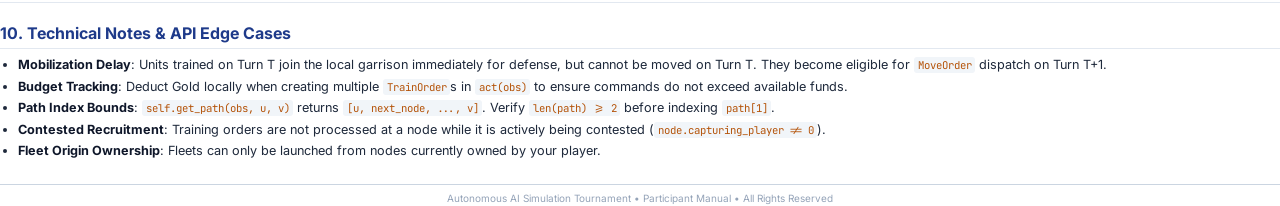
<file: docs/NODE_WAR_OFFICIAL_GAME_GUIDEBOOK.html>
<!DOCTYPE html>
<html lang="en">
<head>
<meta charset="utf-8">
<title>NODE WAR // Official Competitor Guidebook</title>
<style>
  @import url('https://fonts.googleapis.com/css2?family=Inter:wght@400;500;600;700;800&family=JetBrains+Mono:wght@400;500;600&display=swap');

  @page {
    size: A4 portrait;
    margin: 14mm 12mm 14mm 12mm;
    @bottom-right {
      content: counter(page);
      font-family: 'Inter', sans-serif;
      font-size: 8pt;
      color: #64748b;
    }
  }

  * {
    box-sizing: border-box;
    margin: 0;
    padding: 0;
  }

  body {
    font-family: 'Inter', -apple-system, BlinkMacSystemFont, "Segoe UI", Roboto, sans-serif;
    color: #1e293b;
    background: #ffffff;
    line-height: 1.5;
    font-size: 9.5pt;
    padding: 0;
  }

  .header-banner {
    border-bottom: 3px solid #1e3a8a;
    padding-bottom: 10px;
    margin-bottom: 16px;
  }

  .header-badge {
    display: inline-block;
    background: #1e3a8a;
    color: #ffffff;
    font-size: 7.5pt;
    font-weight: 700;
    letter-spacing: 0.08em;
    text-transform: uppercase;
    padding: 2.5px 7px;
    border-radius: 3px;
    margin-bottom: 6px;
  }

  h1 {
    font-size: 18pt;
    font-weight: 800;
    color: #1e3a8a;
    line-height: 1.2;
    margin-bottom: 3px;
  }

  .subtitle {
    font-size: 10pt;
    font-weight: 500;
    color: #475569;
    margin-bottom: 5px;
  }

  .meta-bar {
    font-size: 8pt;
    color: #64748b;
  }

  h2 {
    font-size: 12pt;
    font-weight: 700;
    color: #1e3a8a;
    margin-top: 18px;
    margin-bottom: 6px;
    border-bottom: 1px solid #e2e8f0;
    padding-bottom: 3px;
    page-break-after: avoid;
  }

  h3 {
    font-size: 10.5pt;
    font-weight: 700;
    color: #2563eb;
    margin-top: 12px;
    margin-bottom: 4px;
    page-break-after: avoid;
  }

  h4 {
    font-size: 9.5pt;
    font-weight: 600;
    color: #334155;
    margin-top: 8px;
    margin-bottom: 3px;
    page-break-after: avoid;
  }

  p {
    margin-bottom: 7px;
  }

  ul, ol {
    margin-left: 18px;
    margin-bottom: 8px;
  }

  li {
    margin-bottom: 2.5px;
  }

  table {
    width: 100%;
    border-collapse: collapse;
    margin: 10px 0 14px 0;
    font-size: 8pt;
    page-break-inside: avoid;
  }

  th {
    background: #1e3a8a;
    color: #ffffff;
    font-weight: 700;
    text-align: left;
    padding: 5px 8px;
    border: 1px solid #1e3a8a;
    white-space: nowrap;
  }

  td {
    padding: 4.5px 8px;
    border: 1px solid #cbd5e1;
    color: #1e293b;
    vertical-align: top;
  }

  tr:nth-child(even) td {
    background: #f8fafc;
  }

  pre {
    background: #f8fafc;
    border: 1px solid #e2e8f0;
    border-left: 3.5px solid #2563eb;
    border-radius: 4px;
    padding: 7px 10px;
    margin: 8px 0 12px 0;
    font-family: 'JetBrains Mono', 'Consolas', monospace;
    font-size: 7.5pt;
    line-height: 1.35;
    color: #0f172a;
    overflow-x: hidden;
    white-space: pre-wrap;
    word-break: break-word;
    page-break-inside: avoid;
  }

  code {
    font-family: 'JetBrains Mono', 'Consolas', monospace;
    font-size: 8pt;
    background: #f1f5f9;
    color: #b45309;
    padding: 1px 3.5px;
    border-radius: 3px;
  }

  pre code {
    background: transparent;
    color: inherit;
    padding: 0;
    white-space: pre-wrap;
  }

  blockquote {
    background: #eff6ff;
    border-left: 3.5px solid #2563eb;
    padding: 6px 12px;
    margin: 8px 0 10px 0;
    border-radius: 0 4px 4px 0;
    font-size: 9pt;
    color: #1e3a8a;
    page-break-inside: avoid;
  }

  hr {
    border: none;
    border-top: 1px solid #e2e8f0;
    margin: 14px 0;
  }

  strong {
    font-weight: 700;
    color: #0f172a;
  }

  .footer {
    margin-top: 24px;
    border-top: 1px solid #cbd5e1;
    padding-top: 6px;
    font-size: 7.5pt;
    color: #94a3b8;
    text-align: center;
  }
</style>
</head>
<body>

<div class="header-banner">
  <div class="header-badge">OFFICIAL PARTICIPANT MANUAL</div>
  <h1>NODE WAR // Official Competitor Guidebook</h1>
  <div class="subtitle">Rules, Economics, Lanchester Combat, Dynamic Supply Lines & API Reference</div>
  <div class="meta-bar">Campus AI Hackathon Series • Official Participant Release • Confidential Competition Material</div>
</div>

<h1>NODE WAR // Official Competitor Guidebook</h1>
<p><strong>Autonomous AI Strategy Tournament Manual</strong><br />
<em>Document Version: 4.0 — Official Participant Release</em></p>
<hr />
<h2>1. Executive Summary: What is Node War?</h2>
<p><strong>Node War</strong> is a deterministic, turn-based strategy simulation fought on a symmetric 15-node network map:</p>
<ul>
<li>Two rival commanders start at opposite ends of the arena (Player 1 at Node 0 on the left, Player 2 at Node 14 on the right).</li>
<li>At the center sits the <strong>Relic Sanctuary (Node 7)</strong>, an ancient objective that awakens dynamically in the late game.</li>
<li>Each turn, both players submit orders simultaneously: managing Gold income, balancing empire supply lines, recruiting troops, dispatching fleets along travel lanes, observing movements through the fog of war, and conquering territory.</li>
<li>Matches run for up to <strong>120 turns</strong>. There are strictly <strong>no draws</strong>; an exact mathematical tiebreaker guarantees a deterministic winner if both players survive to the end.</li>
</ul>
<p>Competitors write an automated Python agent inheriting from <code>BotBase</code> (e.g. <code>class CompetitorBot(BotBase)</code>) that inspects the turn observation and returns valid recruitment and movement orders. A complete standalone toolkit (<code>nodewar.py</code>) ships with the starter kit, providing the bot base class, type definitions, a dry-run validator, and a full local simulator to test your bots against baseline opponents.</p>
<hr />
<h2>2. Game Overview &amp; Turn Execution Lifecycle</h2>
<h3>Victory Conditions</h3>
<ol>
<li><strong>Total Elimination</strong>: A player loses all owned nodes and has zero active or traveling units.</li>
<li><strong>Relic &amp; Territory Point Accumulation</strong>: Controlling territory scores Victory Points each turn. Controlling the central Relic once awakened provides significant point acceleration.</li>
<li><strong>Turn 120 Limit</strong>: If neither player is eliminated by Turn 120, a deterministic composite tiebreak score evaluates Victory Points, Relic control duration, and Total Net Worth.</li>
</ol>
<h3>The 8 Turn Phases (Executed in Exact Sequence)</h3>
<p>Every turn proceeds through eight clockwork phases executed simultaneously:</p>
<ol>
<li><strong>Income Collection</strong>: Every node you currently own deposits Gold into your treasury (+15 for Home Core, +10 for Relic, +7 for Chokepoint Outposts, +4 for Outer Bastions). Both players start Turn 1 with <strong>30 Gold</strong>.</li>
<li><strong>Empire Upkeep &amp; Bankruptcy Check</strong>: Free troop capacity is determined by territory: <code>10 + (4 × Owned Nodes)</code>. Units exceeding this cap incur maintenance (1 Gold/turn for domestic garrison defenders, 2 Gold/turn for foreign units abroad or in transit). If treasury Gold is insufficient to cover upkeep, Gold drops to 0, and unpaid units immediately suffer <strong>desertion attrition</strong> until the deficit is cleared (foreign forces first, then domestic; in order: Raiders -&gt; Scouts -&gt; Guards -&gt; Siege).</li>
<li><strong>Recruitment &amp; Mobilization</strong>: Both players submit training orders simultaneously. Newly trained units immediately join the garrison to defend that castle against attacks arriving this turn. However, newly trained units cannot march out along roads on the same turn they are trained; they mobilize at the node and become available for movement orders on Turn T+1. Training orders evaluate against treasury Gold after Phase 1 Income and Phase 2 Upkeep have resolved.</li>
<li><strong>Troop Movements</strong>: Both players dispatch mobilized garrison forces along travel lanes simultaneously. A single <code>MoveOrder</code> moves units across exactly one lane (origin and destination must be directly adjacent). All requested units must be available and mobilized at an owned node; if any requested unit type is missing, the entire <code>MoveOrder</code> is rejected atomically.</li>
<li><strong>Lane Travel</strong>: Fleets decrement transit timers along travel lanes. Standard lanes take <strong>2 turns</strong>; long bridge lanes take <strong>3 turns</strong>. Fleets passing each other in opposite directions on the same lane do not clash mid-transit. Reinforcements arriving at an owned node on the same turn an attack hits immediately join the garrison and defend with the full stationary defense bonus.</li>
<li><strong>Simultaneous Combat</strong>: Wherever opposing forces meet at a node (or encounter neutral defenders), combat resolves deterministically via multi-round Lanchester battle simulation (up to 10 rounds). If the defending garrison survives all 10 rounds, the attack is repelled and surviving attackers are eliminated.</li>
<li><strong>Two-Turn Capture Clock</strong>: If all defenders at a node are eliminated, the occupying force begins capture progress. If held uncontested for <strong>2 consecutive turns</strong>, ownership transfers. A contesting enemy scout arriving at the node that turn freezes capture progress for that turn (scouts in transit along lanes do not freeze capture until they reach the node).</li>
<li><strong>Victory Point Scoring</strong>: Each owned node awards <strong>1 Victory Point per turn</strong> (doubled to <strong>2 Victory Points per node</strong> once the Relic is active, plus <strong>+10 bonus points per turn</strong> for holding Node 7).</li>
</ol>
<hr />
<h2>3. Units &amp; Combat Model</h2>
<p>Combat operates under a deterministic rock-paper-scissors counter system where units deal <strong>double damage (2.0x)</strong> against their counter targets:</p>
<pre><code>                  RAIDER (10 Gold)
                 /                \
        2.0x vs /                  \ 0.5x vs
               v                    v
       SIEGE (18 Gold) &lt;------- GUARD (12 Gold)
                       2.0x vs
</code></pre>
<h3>Complete Unit Specifications</h3>
<table>
<thead>
<tr>
<th style="text-align:left">Unit Type</th>
<th style="text-align:center">Cost</th>
<th style="text-align:center">HP</th>
<th style="text-align:center">Attack</th>
<th style="text-align:left">Counter Target (2.0x Damage)</th>
<th style="text-align:left">Vulnerable To (0.5x Damage)</th>
<th style="text-align:left">Tactical Capabilities</th>
</tr>
</thead>
<tbody>
<tr>
<td style="text-align:left"><strong>Raider</strong></td>
<td style="text-align:center">10 🪙</td>
<td style="text-align:center">20</td>
<td style="text-align:center">12</td>
<td style="text-align:left"><strong>Siege</strong></td>
<td style="text-align:left"><strong>Guard</strong></td>
<td style="text-align:left">High-speed shock unit; counters artillery; low recruitment cost</td>
</tr>
<tr>
<td style="text-align:left"><strong>Guard</strong></td>
<td style="text-align:center">12 🪙</td>
<td style="text-align:center">30</td>
<td style="text-align:center">14</td>
<td style="text-align:left"><strong>Raider</strong></td>
<td style="text-align:left"><strong>Siege</strong></td>
<td style="text-align:left">Armored frontline unit; high health pool; counters raiders</td>
</tr>
<tr>
<td style="text-align:left"><strong>Siege</strong></td>
<td style="text-align:center">18 🪙</td>
<td style="text-align:center">35</td>
<td style="text-align:center">22</td>
<td style="text-align:left"><strong>Guard</strong></td>
<td style="text-align:left"><strong>Raider</strong></td>
<td style="text-align:left">Heavy artillery; high damage output; counters fortified guards</td>
</tr>
<tr>
<td style="text-align:left"><strong>Scout</strong></td>
<td style="text-align:center">6 🪙</td>
<td style="text-align:center">10</td>
<td style="text-align:center">0</td>
<td style="text-align:left">None (Non-combat)</td>
<td style="text-align:left">None</td>
<td style="text-align:left">Unmasks enemy fleets; ±15% combat swing; freezes enemy capture on arrival</td>
</tr>
</tbody>
</table>
<h3>Proportional Damage Formula Against Mixed Armies</h3>
<p>When attacking an enemy force containing a mix of unit types, damage is distributed proportionally across the target army's composition:</p>
<p>$$\text{Effective Multiplier} = \frac{2.0 \times N_{\text{countered}} + 1.0 \times N_{\text{neutral}} + 0.5 \times N_{\text{weak}}}{\text{Total Defender Units}}$$</p>
<ul>
<li>There is <strong>no artificial damage floor</strong>. Defending units of a counter-type properly dilute incoming damage.</li>
<li><em>Example</em>: 10 Raiders (base attack $10 \times 12 = 120$) attacking 10 Guards and 1 Siege (11 defenders total):
$$\text{Effective Multiplier} = \frac{2.0 \times 1 + 1.0 \times 0 + 0.5 \times 10}{11} = \frac{7.0}{11} \approx 0.636\times$$
Total outgoing damage is $120 \times 0.636 = 76.36$ damage. The 10 defending Guards successfully shield the solitary Siege engine.</li>
</ul>
<h3>How Battles Resolve (Step-by-Step Algorithm)</h3>
<p>Every battle at a contested node follows a strict multi-round simulation:</p>
<ol>
<li><strong>10-Round Ceiling</strong>: Combat runs for up to 10 micro-rounds within Phase 6 of a single turn.</li>
<li><strong>Simultaneous Damage Calculation</strong>: In each round, both sides simultaneously compute outgoing damage using their current surviving unit counts, unit counter multipliers, and scout modifiers.</li>
<li><strong>Defense Bonus Reduction</strong>: Defenders take reduced damage based on node type (incoming damage multiplied by $(1.0 - \text{defense_bonus})$: 50% reduction at Home Citadels, 25% reduction at Outposts, 0% in neutral meeting engagements). Attackers take 100% incoming damage (0% reduction).</li>
<li><strong>Proportional Casualty Distribution</strong>: Effective damage is distributed proportionally across all unit types in the army by their total HP share. Units are removed as damage thresholds are crossed. Non-combat Scouts absorb damage if damage share exceeds their 10 HP pool.</li>
<li><strong>Anti-Stalemate Attrition</strong>: If a round deals insufficient damage to eliminate any unit on either side, the force dealing less total damage loses 1 combat unit to prevent infinite stalemates.</li>
<li><strong>Non-Combatant Elimination</strong>: If all combat units (Raiders, Guards, Siege) of a side are eliminated, any remaining non-combat Scouts on that side are wiped out.</li>
<li><strong>Attacker Repulsion</strong>: If the defending garrison has any surviving units after 10 rounds, the attack has failed; the surviving defenders retain the node, and any surviving attacking units are eliminated.</li>
</ol>
<h3>Tactical Scout Impact (The ±15% Swing)</h3>
<p>Scouts cost only <strong>6 Gold</strong> but create a decisive <strong>30% relative combat differential</strong>:</p>
<ul>
<li>Armies fighting with a friendly Scout present or stationed at an adjacent owned node receive a <strong>+15% damage bonus</strong>.</li>
<li>Armies fighting blindly without scout coverage against an opponent who has scout coverage suffer a <strong>-15% damage penalty</strong>.</li>
<li><em>Empirical Impact</em>: In a clash of 12 Raiders vs 10 Raiders:
<ul>
<li>If attacker has a scout and defender does not: <strong>6 attackers survive</strong>.</li>
<li>If neither side has a scout: <strong>4 attackers survive</strong>.</li>
<li>If defender has a scout and attacker does not: <strong>1 attacker survives</strong>.</li>
</ul>
</li>
<li>Because of this swing, incorporating Scouts into major expeditionary forces and perimeter garrisons is effectively mandatory for competitive bot play.</li>
</ul>
<hr />
<h2>4. Core Game Mechanics &amp; Resolution Rules</h2>
<h3>1. Castle Defense Bonuses &amp; Neutral Garrisons</h3>
<ul>
<li><strong>Home Core Citadels (Nodes 0 &amp; 14)</strong>: Stationed defenders receive a <strong>+50% Defense Bonus</strong> (incoming damage is reduced by 50%).</li>
<li><strong>Outposts &amp; Bastions (Nodes 1–13)</strong>: Stationed defenders receive a <strong>+25% Defense Bonus</strong> (incoming damage is reduced by 25%).</li>
<li><strong>Neutral Meeting Engagements</strong>: If Player 1 and Player 2 enter an unclaimed neutral node on the same turn, they clash with <strong>0% defense bonus</strong> (neither side receives defender advantage). Surviving units then engage any neutral garrison defenders.</li>
<li><strong>Neutral Garrisons on Unclaimed Nodes</strong>:
<ul>
<li>Outer bastions (Nodes 1, 2, 4, 10, 12, 13): 1 Raider.</li>
<li>Chokepoints and outposts (Nodes 3, 5, 6, 8, 9, 11): 2 Guards.</li>
<li>Relic Sanctuary (Node 7): 2 Guards + 1 Siege.</li>
</ul>
</li>
</ul>
<h3>2. The Mobilization Rule</h3>
<ul>
<li>Units recruited on Turn T immediately join the garrison at their recruitment node and participate in defending that node against any attacks arriving on Turn T.</li>
<li>Units recruited on Turn T cannot be included in a <code>MoveOrder</code> on Turn T. They must spend that turn mobilizing at the node and become available for dispatch into travel lanes on Turn T+1 or later.</li>
</ul>
<h3>3. Dynamic Supply Lines &amp; Bankruptcy Desertion</h3>
<ul>
<li><strong>Free Supply Capacity</strong>:
$$\text{Free Capacity} = 10 + (4 \times \text{Owned Nodes})$$</li>
<li><strong>Maintenance Upkeep Costs</strong> (charged per unit exceeding free capacity):
<ul>
<li><strong>1 Gold/turn</strong> per excess unit stationed at friendly owned nodes.</li>
<li><strong>2 Gold/turn</strong> per excess unit stationed at foreign/unowned nodes or traveling in transit fleets.</li>
<li>Free supply capacity shields domestic garrison units first before covering foreign forces.</li>
</ul>
</li>
<li><strong>Bankruptcy Desertion Attrition</strong>:
<ul>
<li>If total upkeep exceeds available treasury Gold, the player's Gold is set to <strong>0</strong>, and unpaid units immediately suffer desertion attrition until the deficit is eliminated.</li>
<li>Foreign units stationed at unowned/enemy nodes desert first (saving 2 Gold each).</li>
<li>Foreign units in transit fleets desert second (saving 2 Gold each).</li>
<li>Domestic garrison units on friendly nodes desert third (saving 1 Gold each).</li>
<li>Disband priority within each category: <strong>Raiders -&gt; Scouts -&gt; Guards -&gt; Siege</strong>.</li>
</ul>
</li>
</ul>
<h3>4. Two-Turn Node Capture Progress</h3>
<ul>
<li><strong>Turn 1 (Hostile Occupation)</strong>: If an attacking fleet eliminates all defenders at an enemy or neutral node, the node enters <code>capturing_player = invader</code> and <code>capture_progress = 1</code>. The original owner cannot train units at this node while it is contested, and the capturer does not collect income from it yet.</li>
<li><strong>Turn 2 (Uncontested Confirmation)</strong>: If the invading force remains uncontested at the node on the subsequent turn, <code>capture_progress = 2</code>. Ownership officially flips, and capture progress resets to 0.</li>
<li><strong>Relief Interventions</strong>: If the defender sends a relief force that arrives on the next turn, battle begins immediately. If the invading force is destroyed, the capture attempt is broken and progress resets to 0.</li>
<li><strong>Scout Contest</strong>: A contesting enemy scout arriving at the node that turn (even if eliminated during combat) freezes capture progress for that turn. Scouts traveling in transit along lanes do not freeze capture until the turn they reach the destination node.</li>
</ul>
<h3>5. Fog of War &amp; Information Visibility</h3>
<ul>
<li><strong>Always Visible</strong>:
<ul>
<li>All nodes currently owned by your player.</li>
<li>Garrison unit compositions at all friendly owned nodes.</li>
<li>Garrison unit compositions at all nodes directly adjacent (connected by a lane) to territory you own (no scout required).</li>
<li>Opponent fleets in transit: origin node, destination node, turns remaining, and total unit count (radar silhouette).</li>
</ul>
</li>
<li><strong>Hidden by Default</strong>:
<ul>
<li>Opponent fleet unit compositions (<code>units = None</code>, <code>is_revealed = False</code>).</li>
<li>Garrison unit compositions at nodes not connected to your territory (<code>units = None</code>). Forward scouts stationed at unowned nodes do not unmask adjacent enemy garrisons.</li>
</ul>
</li>
<li><strong>Unmasking Fleets (<code>is_revealed = True</code>)</strong>:
An enemy fleet's exact unit composition is unmasked if:
<ol>
<li>A friendly Scout is stationed at an owned node connected to that lane (either origin or destination), OR</li>
<li>A friendly fleet containing at least one Scout is traveling on that exact same lane.
Fleets on other or intersecting lanes are not unmasked.</li>
</ol>
</li>
</ul>
<h3>6. The Late-Game Relic Awakening</h3>
<ul>
<li>The central <strong>Relic Sanctuary (Node 7)</strong> awakens dynamically between <strong>Turn 80 and Turn 100</strong> based on a deterministic match seed.</li>
<li>Exactly 5 turns before activation, the engine broadcasts an alert: <code>obs.relic_charging = True</code>.</li>
<li>Upon activation (<code>obs.relic_active = True</code>):
<ul>
<li>Controlling Node 7 awards <strong>+10 Bonus Victory Points per turn</strong>.</li>
<li>All owned nodes across the map award <strong>2 Victory Points per turn</strong> (doubled from 1).</li>
</ul>
</li>
</ul>
<hr />
<h2>5. Battlefield Geography &amp; Mirrored Topology</h2>
<p>The arena consists of <strong>15 strategic nodes</strong> connected by <strong>31 travel lanes</strong>. The network topology is bilaterally symmetrical across the vertical center line (Node 7), providing both commanders equal baseline travel distances and economic yields to all objectives.</p>
<pre><code>       [Node 4: North Rig] --------------------------- [Node 10: Apex Rig]
             |     \                                         /     |
             |      \                                       /      |
       [Node 1: Alpha] --- [Node 5: North] --- [Node 9: Zenith] --- [Node 13: Epsilon]
          /     \               /     \               /     \
         /       \             /       \             /       \
[P1 Core: 0] --- [Node 3: Gate] --- [Node 7: Relic] --- [Node 11: Gate] --- [P2 Core: 14]
         \       /             \       /             \       /
          \     /               \     /               \     /
       [Node 2: Gamma] --- [Node 6: South] --- [Node 8: Titan] --- [Node 12: Omega]
</code></pre>
<h3>Complete Node Directory &amp; Yield Table</h3>
<table>
<thead>
<tr>
<th style="text-align:center">Node ID</th>
<th style="text-align:left">Node Designation</th>
<th style="text-align:center">Position (X, Y)</th>
<th style="text-align:center">Initial Owner</th>
<th style="text-align:center">Yield (Gold/Turn)</th>
<th style="text-align:center">Defense Bonus</th>
<th style="text-align:left">Starting / Neutral Garrison</th>
</tr>
</thead>
<tbody>
<tr>
<td style="text-align:center"><strong>0</strong></td>
<td style="text-align:left"><strong>Player 1 Core Citadel</strong></td>
<td style="text-align:center">(10.0, 50.0)</td>
<td style="text-align:center">Player 1</td>
<td style="text-align:center"><strong>+15 🪙</strong></td>
<td style="text-align:center"><strong>+50%</strong></td>
<td style="text-align:left">1 Raider, 1 Guard, 1 Scout</td>
</tr>
<tr>
<td style="text-align:center"><strong>1</strong></td>
<td style="text-align:left">Alpha Bastion</td>
<td style="text-align:center">(25.0, 25.0)</td>
<td style="text-align:center">Neutral</td>
<td style="text-align:center"><strong>+4 🪙</strong></td>
<td style="text-align:center">+25%</td>
<td style="text-align:left">1 Raider</td>
</tr>
<tr>
<td style="text-align:center"><strong>2</strong></td>
<td style="text-align:left">Gamma Bastion</td>
<td style="text-align:center">(25.0, 75.0)</td>
<td style="text-align:center">Neutral</td>
<td style="text-align:center"><strong>+4 🪙</strong></td>
<td style="text-align:center">+25%</td>
<td style="text-align:left">1 Raider</td>
</tr>
<tr>
<td style="text-align:center"><strong>3</strong></td>
<td style="text-align:left">Vanguard Chokepoint Gate</td>
<td style="text-align:center">(32.0, 50.0)</td>
<td style="text-align:center">Neutral</td>
<td style="text-align:center"><strong>+7 🪙</strong></td>
<td style="text-align:center">+25%</td>
<td style="text-align:left">2 Guards</td>
</tr>
<tr>
<td style="text-align:center"><strong>4</strong></td>
<td style="text-align:left">North Rig</td>
<td style="text-align:center">(40.0, 15.0)</td>
<td style="text-align:center">Neutral</td>
<td style="text-align:center"><strong>+4 🪙</strong></td>
<td style="text-align:center">+25%</td>
<td style="text-align:left">1 Raider</td>
</tr>
<tr>
<td style="text-align:center"><strong>5</strong></td>
<td style="text-align:left">North Outpost</td>
<td style="text-align:center">(45.0, 35.0)</td>
<td style="text-align:center">Neutral</td>
<td style="text-align:center"><strong>+7 🪙</strong></td>
<td style="text-align:center">+25%</td>
<td style="text-align:left">2 Guards</td>
</tr>
<tr>
<td style="text-align:center"><strong>6</strong></td>
<td style="text-align:left">South Outpost</td>
<td style="text-align:center">(45.0, 65.0)</td>
<td style="text-align:center">Neutral</td>
<td style="text-align:center"><strong>+7 🪙</strong></td>
<td style="text-align:center">+25%</td>
<td style="text-align:left">2 Guards</td>
</tr>
<tr>
<td style="text-align:center"><strong>7</strong></td>
<td style="text-align:left"><strong>Relic Sanctuary</strong></td>
<td style="text-align:center">(50.0, 50.0)</td>
<td style="text-align:center">Neutral</td>
<td style="text-align:center"><strong>+10 🪙</strong></td>
<td style="text-align:center">+25%</td>
<td style="text-align:left">2 Guards, 1 Siege</td>
</tr>
<tr>
<td style="text-align:center"><strong>8</strong></td>
<td style="text-align:left">Titan Outpost</td>
<td style="text-align:center">(55.0, 65.0)</td>
<td style="text-align:center">Neutral</td>
<td style="text-align:center"><strong>+7 🪙</strong></td>
<td style="text-align:center">+25%</td>
<td style="text-align:left">2 Guards</td>
</tr>
<tr>
<td style="text-align:center"><strong>9</strong></td>
<td style="text-align:left">Zenith Outpost</td>
<td style="text-align:center">(55.0, 35.0)</td>
<td style="text-align:center">Neutral</td>
<td style="text-align:center"><strong>+7 🪙</strong></td>
<td style="text-align:center">+25%</td>
<td style="text-align:left">2 Guards</td>
</tr>
<tr>
<td style="text-align:center"><strong>10</strong></td>
<td style="text-align:left">Apex Rig</td>
<td style="text-align:center">(60.0, 15.0)</td>
<td style="text-align:center">Neutral</td>
<td style="text-align:center"><strong>+4 🪙</strong></td>
<td style="text-align:center">+25%</td>
<td style="text-align:left">1 Raider</td>
</tr>
<tr>
<td style="text-align:center"><strong>11</strong></td>
<td style="text-align:left">Sentinel Chokepoint Gate</td>
<td style="text-align:center">(68.0, 50.0)</td>
<td style="text-align:center">Neutral</td>
<td style="text-align:center"><strong>+7 🪙</strong></td>
<td style="text-align:center">+25%</td>
<td style="text-align:left">2 Guards</td>
</tr>
<tr>
<td style="text-align:center"><strong>12</strong></td>
<td style="text-align:left">Omega Bastion</td>
<td style="text-align:center">(75.0, 75.0)</td>
<td style="text-align:center">Neutral</td>
<td style="text-align:center"><strong>+4 🪙</strong></td>
<td style="text-align:center">+25%</td>
<td style="text-align:left">1 Raider</td>
</tr>
<tr>
<td style="text-align:center"><strong>13</strong></td>
<td style="text-align:left">Epsilon Bastion</td>
<td style="text-align:center">(75.0, 25.0)</td>
<td style="text-align:center">Neutral</td>
<td style="text-align:center"><strong>+4 🪙</strong></td>
<td style="text-align:center">+25%</td>
<td style="text-align:left">1 Raider</td>
</tr>
<tr>
<td style="text-align:center"><strong>14</strong></td>
<td style="text-align:left"><strong>Player 2 Core Citadel</strong></td>
<td style="text-align:center">(90.0, 50.0)</td>
<td style="text-align:center">Player 2</td>
<td style="text-align:center"><strong>+15 🪙</strong></td>
<td style="text-align:center"><strong>+50%</strong></td>
<td style="text-align:left">1 Raider, 1 Guard, 1 Scout</td>
</tr>
</tbody>
</table>
<h3>Complete 31-Lane Directory Table</h3>
<p>All lanes are bidirectional. Fleets move along lanes at fixed transit times:</p>
<table>
<thead>
<tr>
<th style="text-align:center">Lane ID</th>
<th style="text-align:center">Node A</th>
<th style="text-align:center">Node B</th>
<th style="text-align:center">Travel Time</th>
<th style="text-align:left">Sector / Strategic Description</th>
</tr>
</thead>
<tbody>
<tr>
<td style="text-align:center"><strong>L01</strong></td>
<td style="text-align:center">0</td>
<td style="text-align:center">1</td>
<td style="text-align:center">2 Turns</td>
<td style="text-align:left">P1 Core to Alpha Bastion</td>
</tr>
<tr>
<td style="text-align:center"><strong>L02</strong></td>
<td style="text-align:center">0</td>
<td style="text-align:center">2</td>
<td style="text-align:center">2 Turns</td>
<td style="text-align:left">P1 Core to Gamma Bastion</td>
</tr>
<tr>
<td style="text-align:center"><strong>L03</strong></td>
<td style="text-align:center">0</td>
<td style="text-align:center">3</td>
<td style="text-align:center">3 Turns</td>
<td style="text-align:left">P1 Core to Vanguard Gate (Long Chokepoint Bridge)</td>
</tr>
<tr>
<td style="text-align:center"><strong>L04</strong></td>
<td style="text-align:center">1</td>
<td style="text-align:center">3</td>
<td style="text-align:center">2 Turns</td>
<td style="text-align:left">Alpha Bastion to Vanguard Gate</td>
</tr>
<tr>
<td style="text-align:center"><strong>L05</strong></td>
<td style="text-align:center">2</td>
<td style="text-align:center">3</td>
<td style="text-align:center">2 Turns</td>
<td style="text-align:left">Gamma Bastion to Vanguard Gate</td>
</tr>
<tr>
<td style="text-align:center"><strong>L06</strong></td>
<td style="text-align:center">1</td>
<td style="text-align:center">4</td>
<td style="text-align:center">2 Turns</td>
<td style="text-align:left">Alpha Bastion to North Rig</td>
</tr>
<tr>
<td style="text-align:center"><strong>L07</strong></td>
<td style="text-align:center">1</td>
<td style="text-align:center">5</td>
<td style="text-align:center">2 Turns</td>
<td style="text-align:left">Alpha Bastion to North Outpost</td>
</tr>
<tr>
<td style="text-align:center"><strong>L08</strong></td>
<td style="text-align:center">2</td>
<td style="text-align:center">6</td>
<td style="text-align:center">2 Turns</td>
<td style="text-align:left">Gamma Bastion to South Outpost</td>
</tr>
<tr>
<td style="text-align:center"><strong>L09</strong></td>
<td style="text-align:center">4</td>
<td style="text-align:center">5</td>
<td style="text-align:center">2 Turns</td>
<td style="text-align:left">North Rig to North Outpost</td>
</tr>
<tr>
<td style="text-align:center"><strong>L10</strong></td>
<td style="text-align:center">3</td>
<td style="text-align:center">5</td>
<td style="text-align:center">2 Turns</td>
<td style="text-align:left">Vanguard Gate to North Outpost</td>
</tr>
<tr>
<td style="text-align:center"><strong>L11</strong></td>
<td style="text-align:center">3</td>
<td style="text-align:center">6</td>
<td style="text-align:center">2 Turns</td>
<td style="text-align:left">Vanguard Gate to South Outpost</td>
</tr>
<tr>
<td style="text-align:center"><strong>L12</strong></td>
<td style="text-align:center">5</td>
<td style="text-align:center">7</td>
<td style="text-align:center">2 Turns</td>
<td style="text-align:left">North Outpost to Relic Sanctuary</td>
</tr>
<tr>
<td style="text-align:center"><strong>L13</strong></td>
<td style="text-align:center">6</td>
<td style="text-align:center">7</td>
<td style="text-align:center">2 Turns</td>
<td style="text-align:left">South Outpost to Relic Sanctuary</td>
</tr>
<tr>
<td style="text-align:center"><strong>L14</strong></td>
<td style="text-align:center">3</td>
<td style="text-align:center">7</td>
<td style="text-align:center">3 Turns</td>
<td style="text-align:left">Vanguard Gate to Relic Sanctuary (Central Highway)</td>
</tr>
<tr>
<td style="text-align:center"><strong>L15</strong></td>
<td style="text-align:center">5</td>
<td style="text-align:center">9</td>
<td style="text-align:center">2 Turns</td>
<td style="text-align:left">North Outpost to Zenith Outpost (Mid-lane Crossway)</td>
</tr>
<tr>
<td style="text-align:center"><strong>L16</strong></td>
<td style="text-align:center">6</td>
<td style="text-align:center">8</td>
<td style="text-align:center">2 Turns</td>
<td style="text-align:left">South Outpost to Titan Outpost (Mid-lane Crossway)</td>
</tr>
<tr>
<td style="text-align:center"><strong>L17</strong></td>
<td style="text-align:center">4</td>
<td style="text-align:center">10</td>
<td style="text-align:center">3 Turns</td>
<td style="text-align:left">North Rig to Apex Rig (Northern High Flank Bridge)</td>
</tr>
<tr>
<td style="text-align:center"><strong>L18</strong></td>
<td style="text-align:center">9</td>
<td style="text-align:center">7</td>
<td style="text-align:center">2 Turns</td>
<td style="text-align:left">Zenith Outpost to Relic Sanctuary</td>
</tr>
<tr>
<td style="text-align:center"><strong>L19</strong></td>
<td style="text-align:center">8</td>
<td style="text-align:center">7</td>
<td style="text-align:center">2 Turns</td>
<td style="text-align:left">Titan Outpost to Relic Sanctuary</td>
</tr>
<tr>
<td style="text-align:center"><strong>L20</strong></td>
<td style="text-align:center">11</td>
<td style="text-align:center">7</td>
<td style="text-align:center">3 Turns</td>
<td style="text-align:left">Sentinel Gate to Relic Sanctuary (Central Highway)</td>
</tr>
<tr>
<td style="text-align:center"><strong>L21</strong></td>
<td style="text-align:center">14</td>
<td style="text-align:center">13</td>
<td style="text-align:center">2 Turns</td>
<td style="text-align:left">P2 Core to Epsilon Bastion</td>
</tr>
<tr>
<td style="text-align:center"><strong>L22</strong></td>
<td style="text-align:center">14</td>
<td style="text-align:center">12</td>
<td style="text-align:center">2 Turns</td>
<td style="text-align:left">P2 Core to Omega Bastion</td>
</tr>
<tr>
<td style="text-align:center"><strong>L23</strong></td>
<td style="text-align:center">14</td>
<td style="text-align:center">11</td>
<td style="text-align:center">3 Turns</td>
<td style="text-align:left">P2 Core to Sentinel Gate (Long Chokepoint Bridge)</td>
</tr>
<tr>
<td style="text-align:center"><strong>L24</strong></td>
<td style="text-align:center">13</td>
<td style="text-align:center">11</td>
<td style="text-align:center">2 Turns</td>
<td style="text-align:left">Epsilon Bastion to Sentinel Gate</td>
</tr>
<tr>
<td style="text-align:center"><strong>L25</strong></td>
<td style="text-align:center">12</td>
<td style="text-align:center">11</td>
<td style="text-align:center">2 Turns</td>
<td style="text-align:left">Omega Bastion to Sentinel Gate</td>
</tr>
<tr>
<td style="text-align:center"><strong>L26</strong></td>
<td style="text-align:center">13</td>
<td style="text-align:center">10</td>
<td style="text-align:center">2 Turns</td>
<td style="text-align:left">Epsilon Bastion to Apex Rig</td>
</tr>
<tr>
<td style="text-align:center"><strong>L27</strong></td>
<td style="text-align:center">13</td>
<td style="text-align:center">9</td>
<td style="text-align:center">2 Turns</td>
<td style="text-align:left">Epsilon Bastion to Zenith Outpost</td>
</tr>
<tr>
<td style="text-align:center"><strong>L28</strong></td>
<td style="text-align:center">12</td>
<td style="text-align:center">8</td>
<td style="text-align:center">2 Turns</td>
<td style="text-align:left">Omega Bastion to Titan Outpost</td>
</tr>
<tr>
<td style="text-align:center"><strong>L29</strong></td>
<td style="text-align:center">10</td>
<td style="text-align:center">9</td>
<td style="text-align:center">2 Turns</td>
<td style="text-align:left">Apex Rig to Zenith Outpost</td>
</tr>
<tr>
<td style="text-align:center"><strong>L30</strong></td>
<td style="text-align:center">11</td>
<td style="text-align:center">9</td>
<td style="text-align:center">2 Turns</td>
<td style="text-align:left">Sentinel Gate to Zenith Outpost</td>
</tr>
<tr>
<td style="text-align:center"><strong>L31</strong></td>
<td style="text-align:center">11</td>
<td style="text-align:center">8</td>
<td style="text-align:center">2 Turns</td>
<td style="text-align:left">Sentinel Gate to Titan Outpost</td>
</tr>
</tbody>
</table>
<hr />
<h2>6. Match Scoring, Strict Tiebreaker &amp; Replay Policy</h2>
<p>Matches terminate when:</p>
<ol>
<li><strong>Total Elimination</strong>: A player loses all nodes and has zero active or traveling units.</li>
<li><strong>Turn 120 Limit</strong>: If both players survive to Turn 120, a deterministic composite tiebreak score determines the winner:</li>
</ol>
<p>$$\text{Tiebreak Score} = (\text{Victory Points} \times 100{,}000) + (\text{Relic Turns Held} \times 1{,}000) + \text{Total Net Worth}$$</p>
<p>Where:
$$\text{Total Net Worth} = \text{Total Army Asset Value} + \text{Banked Gold}$$</p>
<h3>The 1:1 Net Worth Parity Rule</h3>
<ul>
<li>Every <strong>1 Gold</strong> in your treasury reserves provides exactly <strong>1 tiebreak point</strong>.</li>
<li>Every <strong>1 Gold</strong> invested in surviving active military units provides exactly <strong>1 tiebreak point</strong> (evaluated using base recruitment costs: Raider = 10, Guard = 12, Siege = 18, Scout = 6).</li>
<li>An empire with 100 Gold banked and 0 units has the identical Net Worth (100 points) as an empire with 0 Gold banked and 10 Raiders (100 points).</li>
<li>Because this formula incorporates cumulative points, relic control duration, and total net worth in Gold, it resolves matches without draws.</li>
</ul>
<h3>Tournament Replay &amp; Spectator Policy</h3>
<ul>
<li>Full god-view replays (revealing all hidden fleets and unit compositions) are exported for live spectator auditorium broadcasts and caster commentary.</li>
<li>For practice ladders and scrimmages, match runners can be configured with fog-of-war replays or anonymized opponent identifiers to protect proprietary competitor strategies before tournament day.</li>
</ul>
<hr />
<h2>7. Competitor Bot API &amp; Runtime Contract</h2>
<h3>Tournament Runtime Contract</h3>
<ol>
<li><strong>Python Version</strong>: Python 3.10+ (tested up to Python 3.14).</li>
<li><strong>Turn Time Limit</strong>: <strong>50 milliseconds wall-clock time</strong> per turn on a dedicated modern x86_64 host (AMD Ryzen / Intel i7). If <code>act()</code> exceeds 50 ms, the engine terminates execution for that turn and treats orders as empty (<code>[]</code>).</li>
<li><strong>Exception Handling</strong>: Any unhandled exception or syntax error in <code>act()</code> forfeits orders for that turn. If a bot script fails to import or crashes during <code>__init__</code>, all turns return empty orders.</li>
<li><strong>Allowed Modules</strong>: Python Standard Library only (<code>math</code>, <code>random</code>, <code>heapq</code>, <code>collections</code>, <code>itertools</code>, <code>typing</code>, <code>dataclasses</code>, <code>time</code>). The starter kit module <code>nodewar</code> is provided. Subprocesses, network sockets, filesystem writes, and multithreading are strictly prohibited.</li>
<li><strong>Fresh Bot Instance</strong>: Each game in a series instantiates a fresh bot object (<code>bot = CompetitorBot(player_id)</code>). Memory stored on <code>self</code> persists across turns within that match, but resets between games.</li>
<li><strong>Player Seats</strong>: Your bot must support playing as either Player 1 (<code>self.player_id == 1</code>, starting at Node 0) or Player 2 (<code>self.player_id == 2</code>, starting at Node 14). Tournament matches run as Best-of-3 series with alternating seats.</li>
<li><strong>Loader Discovery</strong>: The tournament runner automatically inspects your submission file and instantiates any class inheriting from <code>BotBase</code> (e.g. <code>class CompetitorBot(BotBase)</code> or <code>class StarterBot(BotBase)</code>).</li>
</ol>
<h3>Starting Gold &amp; Observation Timing</h3>
<ul>
<li><strong>Initial Treasury</strong>: Each commander starts Turn 1 with <strong>30 Gold</strong>.</li>
<li><strong>Observation Timing</strong>: <code>obs.my_credits</code> represents your balance at turn start prior to Phase 1 Income collection and Phase 2 Upkeep deduction. In Phase 1 of <code>step()</code>, your node income (+15 from Home Core, etc.) is credited, and in Phase 2 upkeep is deducted before Phase 3 evaluates training orders. Your effective spending budget for training orders is:
$$\text{Effective Budget} = \text{obs.my_credits} + \text{current_turn_income} - \text{current_turn_upkeep}$$</li>
</ul>
<h3>Standard Bot Implementation</h3>
<pre><code class="language-python">from __future__ import annotations
from typing import List
from nodewar import BotBase, BotObservation, Order, TrainOrder, MoveOrder, UnitType

class CompetitorBot(BotBase):
    def __init__(self, player_id: int):
        super().__init__(player_id)
        # Store persistent bot memory across turns here
        self.home_id = 0 if self.player_id == 1 else 14

    def act(self, obs: BotObservation) -&gt; List[Order]:
        orders: List[Order] = []
        my_nodes = self.get_my_nodes(obs)
        if not my_nodes:
            return orders

        # 1. Training: Recruit 1 Raider at home if affordable
        if obs.my_credits &gt;= 10:
            orders.append(self.train(self.home_id, UnitType.RAIDER, 1))

        # 2. Movement: Dispatch 2 mobilized Raiders along a connected lane
        orders.append(self.move(self.home_id, 1, {UnitType.RAIDER: 2}))

        return orders
</code></pre>
<h3>Observation Schema Reference (<code>BotObservation</code>)</h3>
<table>
<thead>
<tr>
<th style="text-align:left">Field</th>
<th style="text-align:center">Type</th>
<th style="text-align:left">Description</th>
</tr>
</thead>
<tbody>
<tr>
<td style="text-align:left"><code>obs.current_turn</code></td>
<td style="text-align:center"><code>int</code></td>
<td style="text-align:left">Current turn number (1 to 120)</td>
</tr>
<tr>
<td style="text-align:left"><code>obs.max_turns</code></td>
<td style="text-align:center"><code>int</code></td>
<td style="text-align:left">Match duration limit (120)</td>
</tr>
<tr>
<td style="text-align:left"><code>obs.my_player_id</code></td>
<td style="text-align:center"><code>int</code></td>
<td style="text-align:left">Your faction seat (1 or 2)</td>
</tr>
<tr>
<td style="text-align:left"><code>obs.my_credits</code></td>
<td style="text-align:center"><code>int</code></td>
<td style="text-align:left">Treasury Gold balance at observation time</td>
</tr>
<tr>
<td style="text-align:left"><code>obs.my_score</code></td>
<td style="text-align:center"><code>int</code></td>
<td style="text-align:left">Your current accumulated Victory Points</td>
</tr>
<tr>
<td style="text-align:left"><code>obs.opponent_score</code></td>
<td style="text-align:center"><code>int</code></td>
<td style="text-align:left">Opponent's accumulated Victory Points</td>
</tr>
<tr>
<td style="text-align:left"><code>obs.relic_charging</code></td>
<td style="text-align:center"><code>bool</code></td>
<td style="text-align:left">True during 5-turn warning window before Relic activates</td>
</tr>
<tr>
<td style="text-align:left"><code>obs.relic_active</code></td>
<td style="text-align:center"><code>bool</code></td>
<td style="text-align:left">True once Relic Sanctuary is awakened</td>
</tr>
<tr>
<td style="text-align:left"><code>obs.relic_node_id</code></td>
<td style="text-align:center"><code>int</code></td>
<td style="text-align:left">Node ID of Relic Sanctuary (7)</td>
</tr>
<tr>
<td style="text-align:left"><code>obs.nodes</code></td>
<td style="text-align:center"><code>Dict[int, VisibleNode]</code></td>
<td style="text-align:left">Map of Node ID (0–14) to <code>VisibleNode</code></td>
</tr>
<tr>
<td style="text-align:left"><code>obs.lanes</code></td>
<td style="text-align:center"><code>List[Dict[str, Any]]</code></td>
<td style="text-align:left">List of 31 lane dicts (<code>node_a</code>, <code>node_b</code>, <code>travel_turns</code>)</td>
</tr>
<tr>
<td style="text-align:left"><code>obs.my_fleets</code></td>
<td style="text-align:center"><code>List[VisibleFleet]</code></td>
<td style="text-align:left">All friendly fleets currently in transit</td>
</tr>
<tr>
<td style="text-align:left"><code>obs.enemy_fleets</code></td>
<td style="text-align:center"><code>List[VisibleFleet]</code></td>
<td style="text-align:left">All enemy fleets currently in transit (radar silhouettes)</td>
</tr>
</tbody>
</table>
<h3>Node Schema Reference (<code>VisibleNode</code>)</h3>
<table>
<thead>
<tr>
<th style="text-align:left">Field</th>
<th style="text-align:center">Type</th>
<th style="text-align:left">Description</th>
</tr>
</thead>
<tbody>
<tr>
<td style="text-align:left"><code>node.id</code></td>
<td style="text-align:center"><code>int</code></td>
<td style="text-align:left">Node integer ID (0 to 14)</td>
</tr>
<tr>
<td style="text-align:left"><code>node.name</code></td>
<td style="text-align:center"><code>str</code></td>
<td style="text-align:left">Tactical designation (e.g. &quot;Alpha Bastion&quot;)</td>
</tr>
<tr>
<td style="text-align:left"><code>node.x</code></td>
<td style="text-align:center"><code>float</code></td>
<td style="text-align:left">X coordinate in arena (10.0 to 90.0)</td>
</tr>
<tr>
<td style="text-align:left"><code>node.y</code></td>
<td style="text-align:center"><code>float</code></td>
<td style="text-align:left">Y coordinate in arena (15.0 to 75.0)</td>
</tr>
<tr>
<td style="text-align:left"><code>node.owner</code></td>
<td style="text-align:center"><code>int</code></td>
<td style="text-align:left">Controlling faction: 0 (Neutral), 1 (Player 1), 2 (Player 2)</td>
</tr>
<tr>
<td style="text-align:left"><code>node.production</code></td>
<td style="text-align:center"><code>int</code></td>
<td style="text-align:left">Gold produced per turn (+4, +7, +10, or +15)</td>
</tr>
<tr>
<td style="text-align:left"><code>node.defense_bonus</code></td>
<td style="text-align:center"><code>float</code></td>
<td style="text-align:left">Damage reduction: 0.50 (Home Citadels), 0.25 (Outposts)</td>
</tr>
<tr>
<td style="text-align:left"><code>node.capture_progress</code></td>
<td style="text-align:center"><code>int</code></td>
<td style="text-align:left">Consecutive turns occupied (0, 1, or 2)</td>
</tr>
<tr>
<td style="text-align:left"><code>node.capturing_player</code></td>
<td style="text-align:center"><code>int</code></td>
<td style="text-align:left">Faction attempting capture: 0 (None), 1, or 2</td>
</tr>
<tr>
<td style="text-align:left"><code>node.units</code></td>
<td style="text-align:center"><code>Optional[Dict[str, int]]</code></td>
<td style="text-align:left">Stationed unit counts if visible; <code>None</code> if fog masked</td>
</tr>
<tr>
<td style="text-align:left"><code>node.is_scouted</code></td>
<td style="text-align:center"><code>bool</code></td>
<td style="text-align:left">True if owned or directly monitored by a friendly scout</td>
</tr>
</tbody>
</table>
<h3>Fleet Schema Reference (<code>VisibleFleet</code>)</h3>
<table>
<thead>
<tr>
<th style="text-align:left">Field</th>
<th style="text-align:center">Type</th>
<th style="text-align:left">Description</th>
</tr>
</thead>
<tbody>
<tr>
<td style="text-align:left"><code>fleet.id</code></td>
<td style="text-align:center"><code>int</code></td>
<td style="text-align:left">Unique integer identifier</td>
</tr>
<tr>
<td style="text-align:left"><code>fleet.owner</code></td>
<td style="text-align:center"><code>int</code></td>
<td style="text-align:left">Faction commanding fleet (1 or 2)</td>
</tr>
<tr>
<td style="text-align:left"><code>fleet.origin_node</code></td>
<td style="text-align:center"><code>int</code></td>
<td style="text-align:left">Departure node ID</td>
</tr>
<tr>
<td style="text-align:left"><code>fleet.dest_node</code></td>
<td style="text-align:center"><code>int</code></td>
<td style="text-align:left">Destination node ID</td>
</tr>
<tr>
<td style="text-align:left"><code>fleet.turns_remaining</code></td>
<td style="text-align:center"><code>int</code></td>
<td style="text-align:left">Turns until arrival at destination</td>
</tr>
<tr>
<td style="text-align:left"><code>fleet.total_turns</code></td>
<td style="text-align:center"><code>int</code></td>
<td style="text-align:left">Total transit duration along lane (2 or 3)</td>
</tr>
<tr>
<td style="text-align:left"><code>fleet.total_count</code></td>
<td style="text-align:center"><code>int</code></td>
<td style="text-align:left">Total unit count (always visible radar silhouette)</td>
</tr>
<tr>
<td style="text-align:left"><code>fleet.is_revealed</code></td>
<td style="text-align:center"><code>bool</code></td>
<td style="text-align:left">True if unit composition is unmasked by scout coverage</td>
</tr>
<tr>
<td style="text-align:left"><code>fleet.units</code></td>
<td style="text-align:center"><code>Optional[Dict[str, int]]</code></td>
<td style="text-align:left">Exact unit counts if revealed; <code>None</code> if obscured</td>
</tr>
</tbody>
</table>
<h3>Built-in Helper Methods on <code>BotBase</code></h3>
<ul>
<li><code>self.get_my_nodes(obs) -&gt; List[VisibleNode]</code>: Returns all nodes currently owned by you.</li>
<li><code>self.get_enemy_nodes(obs) -&gt; List[VisibleNode]</code>: Returns nodes owned by your opponent.</li>
<li><code>self.get_neutral_nodes(obs) -&gt; List[VisibleNode]</code>: Returns unowned neutral nodes.</li>
<li><code>self.get_distance(obs, u, v) -&gt; int</code>: Returns shortest path travel turns between nodes u and v.</li>
<li><code>self.get_path(obs, u, v) -&gt; List[int]</code>: Returns sequence of node IDs along shortest route (e.g. <code>[0, 1, 5, 7]</code>).</li>
<li><code>self.get_neighbors(obs, node_id) -&gt; List[int]</code>: Returns adjacent connected node IDs.</li>
<li><code>self.train(node_id, unit_type, count) -&gt; TrainOrder</code>: Creates a validated train command.</li>
<li><code>self.move(origin, dest, units) -&gt; MoveOrder</code>: Creates a validated fleet move command.</li>
</ul>
<hr />
<h2>8. Quick-Start, Testing &amp; Local Simulation</h2>
<p>The starter kit ships with <code>nodewar.py</code>, providing a complete local simulation environment.</p>
<ol>
<li><strong>Copy the Starter Template</strong>:<pre><code class="language-bash">cp starter_bot.py my_bot.py
</code></pre>
</li>
<li><strong>Dry-Run Validate Your Bot</strong>:
Test your bot against Player 1, Player 2, and late-game charging observations:<pre><code class="language-bash">python nodewar.py validate my_bot.py
# Or using the validator wrapper:
python validate_bot.py my_bot.py
</code></pre>
</li>
<li><strong>Simulate a Full Match Locally</strong>:
Run a full 120-turn simulated match against built-in baseline bots (<code>rusher</code>, <code>turtle</code>, <code>balanced</code>, or another bot file):<pre><code class="language-bash">python nodewar.py simulate my_bot.py rusher
python nodewar.py simulate my_bot.py turtle --turns 120 --seed 42
</code></pre>
</li>
<li><strong>Run a Best-of-3 Series with Seat Swapping</strong>:<pre><code class="language-bash">python nodewar.py bo3 my_bot.py balanced
</code></pre>
</li>
<li><strong>Submit Your Bot File</strong>:
Submit your standalone <code>.py</code> file according to tournament organizer instructions.</li>
</ol>
<hr />
<h2>9. Rules of Engagement &amp; Technical Constraints</h2>
<ol>
<li><strong>50 Millisecond Wall-Clock Limit</strong>: Your bot must return orders within <strong>50 milliseconds wall-clock time</strong> per turn. Compute timeouts will forfeit orders for that turn.</li>
<li><strong>Pure Standard Library</strong>: Submissions must use standard Python 3. Subprocesses, network sockets, thread pools, or disk modifications are strictly forbidden.</li>
<li><strong>Persistent Memory</strong>: You may store cross-turn state on <code>self</code> (e.g. enemy sightings, internal counters). Memory persists throughout an individual match, but resets across games in a series.</li>
<li><strong>Order Validity</strong>:
<ul>
<li><code>MoveOrder</code> moves units across exactly one lane (<code>origin_node</code> and <code>dest_node</code> must be connected).</li>
<li>Atomic rejection: If any requested unit count exceeds mobilized units available, the entire <code>MoveOrder</code> is rejected.</li>
<li>Origin ownership constraint: You can only move units from nodes you currently own. Units stationed on unowned nodes (e.g. during 2-turn capture) cannot be ordered out.</li>
</ul>
</li>
<li><strong>No Draws</strong>: Every match terminates with an unambiguous winner via the deterministic composite tiebreaker.</li>
</ol>
<hr />
<h2>10. Technical Notes &amp; API Edge Cases</h2>
<ul>
<li><strong>Mobilization Delay</strong>: Units trained on Turn T join the local garrison immediately for defense, but cannot be moved on Turn T. They become eligible for <code>MoveOrder</code> dispatch on Turn T+1.</li>
<li><strong>Budget Tracking</strong>: Deduct Gold locally when creating multiple <code>TrainOrder</code>s in <code>act(obs)</code> to ensure commands do not exceed available funds.</li>
<li><strong>Path Index Bounds</strong>: <code>self.get_path(obs, u, v)</code> returns <code>[u, next_node, ..., v]</code>. Verify <code>len(path) &gt;= 2</code> before indexing <code>path[1]</code>.</li>
<li><strong>Contested Recruitment</strong>: Training orders are not processed at a node while it is actively being contested (<code>node.capturing_player != 0</code>).</li>
<li><strong>Fleet Origin Ownership</strong>: Fleets can only be launched from nodes currently owned by your player.</li>
</ul>


<div class="footer">
  Autonomous AI Simulation Tournament • Participant Manual • All Rights Reserved
</div>

</body>
</html>
</file>
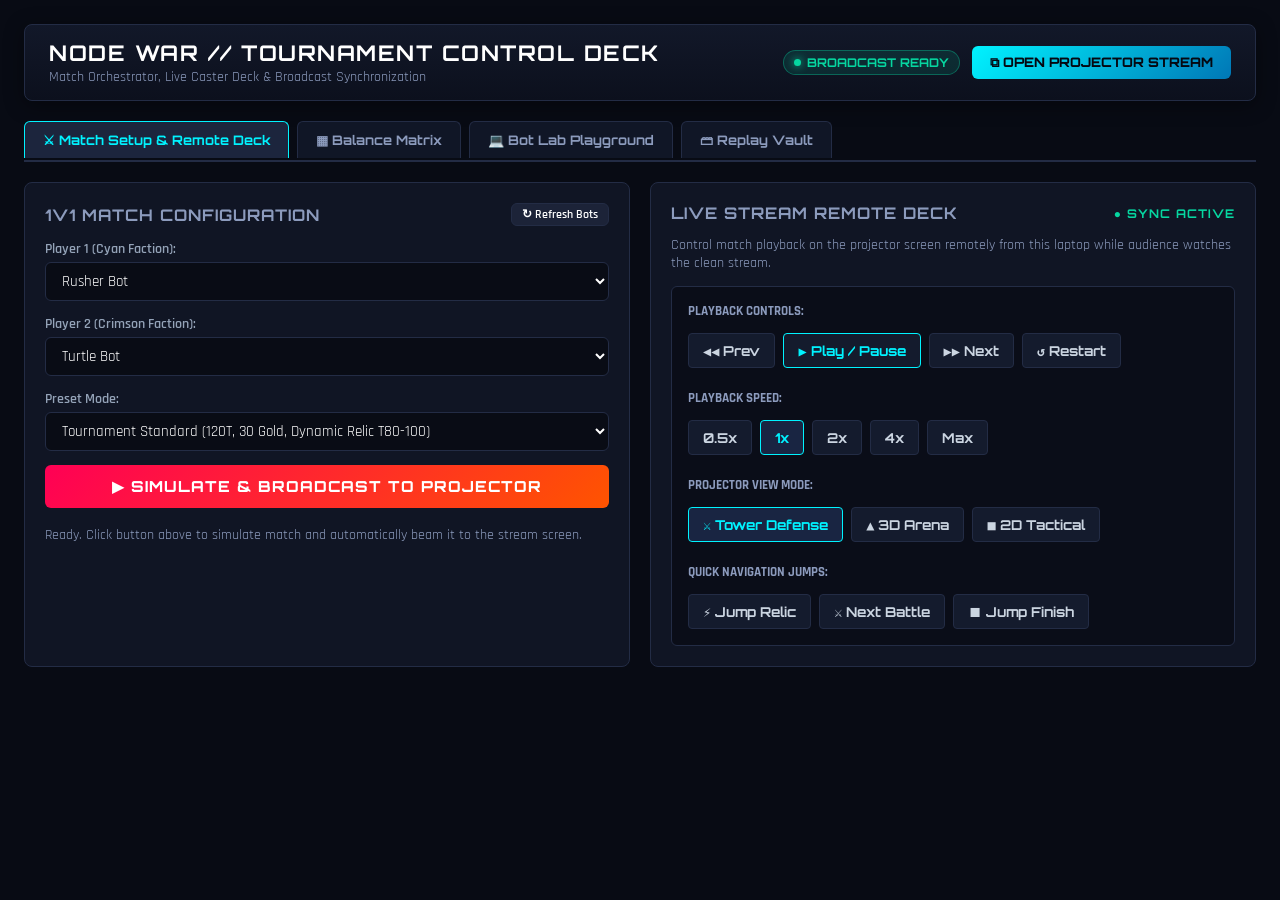
<file: web/setup.html>
<!DOCTYPE html>
<html lang="en">
<head>
  <meta charset="UTF-8">
  <meta name="viewport" content="width=device-width, initial-scale=1.0">
  <title>Node War // Tournament Control Deck</title>
  <link rel="stylesheet" href="style.css">
  <link rel="preconnect" href="https://fonts.googleapis.com">
  <link rel="preconnect" href="https://fonts.gstatic.com" crossorigin>
  <link href="https://fonts.googleapis.com/css2?family=Orbitron:wght@500;700;900&family=Rajdhani:wght@500;600;700&family=JetBrains+Mono:wght@400;600&display=swap" rel="stylesheet">
  <style>
    /* Dedicated Operator Deck Layout Styles */
    body.setup-deck-body {
      background: #080b14;
      color: #e2e8f0;
      font-family: 'Rajdhani', sans-serif;
      height: 100vh;
      overflow-y: auto;
      margin: 0;
      padding: 0;
    }
    .deck-container {
      max-width: 1280px;
      margin: 0 auto;
      padding: 24px;
      display: flex;
      flex-direction: column;
      gap: 20px;
    }
    .deck-topbar {
      display: flex;
      justify-content: space-between;
      align-items: center;
      background: linear-gradient(180deg, #121829 0%, #0c101d 100%);
      border: 1px solid var(--border-color);
      border-radius: 8px;
      padding: 14px 24px;
      box-shadow: 0 4px 20px rgba(0, 0, 0, 0.4);
    }
    .deck-brand h1 {
      font-family: 'Orbitron', sans-serif;
      font-size: 1.35rem;
      letter-spacing: 1.5px;
      color: #fff;
      margin: 0;
    }
    .deck-brand p {
      margin: 2px 0 0 0;
      font-size: 0.85rem;
      color: var(--text-muted);
    }
    .deck-top-actions {
      display: flex;
      gap: 12px;
      align-items: center;
    }
    .stream-status-pill {
      display: inline-flex;
      align-items: center;
      gap: 6px;
      background: rgba(6, 214, 160, 0.12);
      border: 1px solid rgba(6, 214, 160, 0.35);
      color: #06d6a0;
      padding: 4px 10px;
      border-radius: 20px;
      font-family: 'Orbitron', monospace;
      font-size: 0.75rem;
      font-weight: 700;
    }
    .stream-status-pill::before {
      content: '';
      width: 7px;
      height: 7px;
      border-radius: 50%;
      background: #06d6a0;
      box-shadow: 0 0 8px #06d6a0;
    }
    .launch-stream-btn {
      background: linear-gradient(135deg, #00f3ff, #0077b6);
      color: #050811;
      border: none;
      padding: 8px 18px;
      border-radius: 6px;
      font-family: 'Orbitron', sans-serif;
      font-weight: 800;
      font-size: 0.82rem;
      cursor: pointer;
      text-decoration: none;
      display: inline-flex;
      align-items: center;
      gap: 6px;
      transition: all 0.2s;
    }
    .launch-stream-btn:hover {
      box-shadow: 0 0 16px rgba(0, 243, 255, 0.5);
      transform: translateY(-1px);
    }
    .deck-nav-tabs {
      display: flex;
      gap: 8px;
      border-bottom: 2px solid var(--border-color);
      padding-bottom: 2px;
    }
    .deck-tab-btn {
      background: #101626;
      border: 1px solid var(--border-color);
      border-bottom: none;
      color: var(--text-muted);
      font-family: 'Orbitron', sans-serif;
      font-size: 0.82rem;
      font-weight: 700;
      padding: 10px 18px;
      border-radius: 6px 6px 0 0;
      cursor: pointer;
      transition: all 0.2s;
    }
    .deck-tab-btn.active {
      background: #1c253d;
      color: #00f3ff;
      border-color: #00f3ff;
    }
    .deck-tab-pane {
      display: none;
    }
    .deck-tab-pane.active {
      display: grid;
      gap: 20px;
    }
    .deck-grid-2col {
      display: grid;
      grid-template-columns: 1fr 1fr;
      gap: 20px;
    }
    .deck-card {
      background: #101524;
      border: 1px solid var(--border-color);
      border-radius: 8px;
      padding: 20px;
      display: flex;
      flex-direction: column;
      gap: 14px;
    }
    .deck-card h2 {
      font-family: 'Orbitron', sans-serif;
      font-size: 1rem;
      letter-spacing: 1px;
      color: #8c9bbd;
      margin: 0;
      text-transform: uppercase;
      display: flex;
      justify-content: space-between;
      align-items: center;
    }
    .deck-form-group {
      display: flex;
      flex-direction: column;
      gap: 4px;
    }
    .deck-form-group label {
      font-size: 0.85rem;
      color: #94a3b8;
      font-weight: 600;
    }
    .deck-form-group select,
    .deck-form-group input {
      background: #090c15;
      border: 1px solid var(--border-color);
      color: #fff;
      padding: 8px 12px;
      border-radius: 6px;
      font-family: 'Rajdhani', sans-serif;
      font-size: 0.95rem;
      outline: none;
    }
    .deck-form-group select:focus,
    .deck-form-group input:focus {
      border-color: #00f3ff;
      box-shadow: 0 0 8px rgba(0, 243, 255, 0.25);
    }
    .deck-btn-primary {
      background: linear-gradient(135deg, #ff0055, #ff5400);
      color: #fff;
      border: none;
      padding: 12px 20px;
      border-radius: 6px;
      font-family: 'Orbitron', sans-serif;
      font-size: 0.95rem;
      font-weight: 800;
      cursor: pointer;
      letter-spacing: 1px;
      transition: all 0.2s;
    }
    .deck-btn-primary:hover {
      box-shadow: 0 0 18px rgba(255, 0, 85, 0.5);
      transform: translateY(-1px);
    }
    .deck-btn-primary:disabled {
      opacity: 0.5;
      cursor: not-allowed;
      transform: none;
    }
    /* Remote Deck Controls */
    .remote-deck-box {
      display: flex;
      flex-direction: column;
      gap: 14px;
      background: #0a0d18;
      border: 1px solid var(--border-color);
      border-radius: 6px;
      padding: 16px;
    }
    .remote-row {
      display: flex;
      gap: 8px;
      align-items: center;
    }
    .remote-ctrl-btn {
      background: #141b2d;
      border: 1px solid var(--border-color);
      color: #cbd5e1;
      padding: 8px 14px;
      border-radius: 4px;
      font-family: 'Orbitron', monospace;
      font-size: 0.85rem;
      font-weight: 700;
      cursor: pointer;
      transition: all 0.2s;
    }
    .remote-ctrl-btn:hover {
      background: #232c45;
      color: #fff;
      border-color: #00f3ff;
    }
    .remote-ctrl-btn.active {
      background: #192542;
      border-color: #00f3ff;
      color: #00f3ff;
    }
  </style>
</head>
<body class="setup-deck-body">
  <div class="deck-container">
    <!-- Top Control Bar -->
    <header class="deck-topbar">
      <div class="deck-brand">
        <h1>NODE WAR // TOURNAMENT CONTROL DECK</h1>
        <p>Match Orchestrator, Live Caster Deck &amp; Broadcast Synchronization</p>
      </div>
      <div class="deck-top-actions">
        <span class="stream-status-pill">BROADCAST READY</span>
        <a href="index.html" target="_blank" class="launch-stream-btn" title="Open the clean Audience / Projector Stream in a new window">&#x29c9; OPEN PROJECTOR STREAM</a>
      </div>
    </header>

    <!-- Navigation Tabs -->
    <nav class="deck-nav-tabs">
      <button class="deck-tab-btn active" data-tab="tab-match-setup">&#9876; Match Setup &amp; Remote Deck</button>
      <button class="deck-tab-btn" data-tab="tab-matrix">&#9638; Balance Matrix</button>
      <button class="deck-tab-btn" data-tab="tab-bot-lab">&#128187; Bot Lab Playground</button>
      <button class="deck-tab-btn" data-tab="tab-vault">&#128451; Replay Vault</button>
    </nav>

    <!-- TAB 1: MATCH SETUP & REMOTE DECK -->
    <div id="tab-match-setup" class="deck-tab-pane active">
      <div class="deck-grid-2col">
        <!-- Match Setup Form Card -->
        <section class="deck-card">
          <h2>
            <span>1v1 Match Configuration</span>
            <button id="btn-refresh-bots" class="secondary-btn" style="width:auto; margin:0; padding:3px 10px; font-size:0.75rem;">&#8635; Refresh Bots</button>
          </h2>

          <div class="deck-form-group">
            <label>Player 1 (Cyan Faction):</label>
            <select id="select-p1">
              <optgroup label="Custom Scripts (bots/)">
                <option value="ctrl_alt_elite.py">ctrl_alt_elite.py (CtrlAltEliteBot - Champions League Winner)</option>
              </optgroup>
              <optgroup label="Built-in Baseline Bots">
                <option value="rusher" selected>Rusher Bot</option>
                <option value="turtle">Turtle Bot</option>
                <option value="balanced">Balanced (Scout) Bot</option>
                <option value="starter">Starter Bot</option>
              </optgroup>
              <optgroup label="Browser Lab">
                <option value="custom">Custom Lab Bot</option>
              </optgroup>
            </select>
          </div>

          <div class="deck-form-group">
            <label>Player 2 (Crimson Faction):</label>
            <select id="select-p2">
              <optgroup label="Custom Scripts (bots/)">
                <option value="ctrl_alt_elite.py">ctrl_alt_elite.py (CtrlAltEliteBot - Champions League Winner)</option>
              </optgroup>
              <optgroup label="Built-in Baseline Bots">
                <option value="rusher">Rusher Bot</option>
                <option value="turtle" selected>Turtle Bot</option>
                <option value="balanced">Balanced (Scout) Bot</option>
                <option value="starter">Starter Bot</option>
              </optgroup>
              <optgroup label="Browser Lab">
                <option value="custom">Custom Lab Bot</option>
              </optgroup>
            </select>
          </div>

          <div class="deck-form-group">
            <label>Preset Mode:</label>
            <select id="select-preset">
              <option value="standard" selected>Tournament Standard (120T, 30 Gold, Dynamic Relic T80-100)</option>
              <option value="blitz">Blitz Match (60T, 40 Gold, Relic T40)</option>
              <option value="marathon">Marathon Siege (160T, 20 Gold, Relic T130)</option>
              <option value="custom">Custom Configuration</option>
            </select>
          </div>

          <div id="custom-config-fields" class="custom-config-fields hidden">
            <div class="form-row">
              <div>
                <label>Max Turns:</label>
                <input type="number" id="input-turns" value="120" min="20" max="250" step="10">
              </div>
              <div>
                <label>Initial Gold:</label>
                <input type="number" id="input-credits" value="30" min="10" max="150" step="5">
              </div>
            </div>
            <div class="form-row">
              <div>
                <label>Relic Turn (empty = dynamic):</label>
                <input type="number" id="input-relic-turn" placeholder="Dynamic (80-100)" min="10" max="200" step="5">
              </div>
              <div>
                <label>Relic Pts/T:</label>
                <input type="number" id="input-relic-pts" value="10" min="5" max="50" step="5">
              </div>
            </div>
          </div>

          <button id="btn-run-match" class="deck-btn-primary">&#9654; SIMULATE &amp; BROADCAST TO PROJECTOR</button>

          <div id="match-status-callout" style="font-size:0.85rem; color:#8c9bbd; margin-top:4px;">
            Ready. Click button above to simulate match and automatically beam it to the stream screen.
          </div>
        </section>

        <!-- Live Stream Remote Deck Card -->
        <section class="deck-card">
          <h2>
            <span>Live Stream Remote Deck</span>
            <span style="font-size:0.75rem; color:#06d6a0;">● Sync Active</span>
          </h2>
          <p class="muted-small">Control match playback on the projector screen remotely from this laptop while audience watches the clean stream.</p>

          <div class="remote-deck-box">
            <div style="font-size:0.8rem; font-weight:700; color:#8c9bbd; text-transform:uppercase;">Playback Controls:</div>
            <div class="remote-row">
              <button id="remote-btn-prev" class="remote-ctrl-btn" title="Previous Turn">&#9664;&#9664; Prev</button>
              <button id="remote-btn-play" class="remote-ctrl-btn" style="color:#00f3ff; border-color:#00f3ff;" title="Play / Pause">&#9654; Play / Pause</button>
              <button id="remote-btn-next" class="remote-ctrl-btn" title="Next Turn">&#9654;&#9654; Next</button>
              <button id="remote-btn-restart" class="remote-ctrl-btn" title="Restart to Turn 1">&#8634; Restart</button>
            </div>

            <div style="font-size:0.8rem; font-weight:700; color:#8c9bbd; text-transform:uppercase; margin-top:8px;">Playback Speed:</div>
            <div class="remote-row">
              <button class="remote-ctrl-btn remote-speed-btn" data-speed="1500">0.5x</button>
              <button class="remote-ctrl-btn remote-speed-btn active" data-speed="1000">1x</button>
              <button class="remote-ctrl-btn remote-speed-btn" data-speed="500">2x</button>
              <button class="remote-ctrl-btn remote-speed-btn" data-speed="250">4x</button>
              <button class="remote-ctrl-btn remote-speed-btn" data-speed="50">Max</button>
            </div>

            <div style="font-size:0.8rem; font-weight:700; color:#8c9bbd; text-transform:uppercase; margin-top:8px;">Projector View Mode:</div>
            <div class="remote-row">
              <button class="remote-ctrl-btn remote-mode-btn active" data-mode="td">&#9876; Tower Defense</button>
              <button class="remote-ctrl-btn remote-mode-btn" data-mode="3d">&#9650; 3D Arena</button>
              <button class="remote-ctrl-btn remote-mode-btn" data-mode="2d">&#9632; 2D Tactical</button>
            </div>

            <div style="font-size:0.8rem; font-weight:700; color:#8c9bbd; text-transform:uppercase; margin-top:8px;">Quick Navigation Jumps:</div>
            <div class="remote-row">
              <button class="remote-ctrl-btn" id="remote-jump-relic">&#9889; Jump Relic</button>
              <button class="remote-ctrl-btn" id="remote-jump-clash">&#9876; Next Battle</button>
              <button class="remote-ctrl-btn" id="remote-jump-finish">&#9209; Jump Finish</button>
            </div>
          </div>
        </section>
      </div>
    </div>

    <!-- TAB 2: BALANCE TOURNAMENT MATRIX -->
    <div id="tab-matrix" class="deck-tab-pane">
      <section class="deck-card">
        <h2>Tournament Balance Matrix Evaluator</h2>
        <p class="muted-small">Runs a round-robin tournament between Rusher, Turtle, and Balanced bots across alternating sides to test the Rock-Paper-Scissors balance cycle.</p>
        <div class="deck-form-group" style="max-width:300px; margin-top:10px;">
          <label>Rounds Per Pair (Total Matches = Rounds &times; 2):</label>
          <select id="select-tournament-rounds">
            <option value="5">5 Rounds (10 Matches)</option>
            <option value="10" selected>10 Rounds (20 Matches)</option>
            <option value="25">25 Rounds (50 Matches)</option>
          </select>
        </div>
        <button id="btn-run-tournament" class="deck-btn-primary" style="max-width:300px;">RUN BALANCE MATRIX</button>

        <div id="tournament-results-card" class="panel-section hidden" style="margin-top:16px;">
          <h3>Matrix Results</h3>
          <div id="tournament-matrix-view" class="matrix-view"></div>
        </div>
      </section>
    </div>

    <!-- TAB 3: CUSTOM BOT LAB -->
    <div id="tab-bot-lab" class="deck-tab-pane">
      <section class="deck-card">
        <h2>Custom Bot Lab &amp; Editor</h2>
        <p class="muted-small">Edit code below or load any script from <code>bots/</code> to inspect, tweak, and test!</p>
        <div style="display:flex; gap:8px; margin-top:8px;">
          <select id="select-load-script" style="flex:1; background:#090c15; border:1px solid var(--border-color); color:#fff; padding:6px 10px; border-radius:4px;">
            <option value="">Load from bots/ ...</option>
          </select>
          <button id="btn-load-script-into-editor" class="secondary-btn" style="width:auto; margin:0; padding:6px 14px; font-size:0.85rem;">Load Script</button>
        </div>
        <textarea id="custom-bot-editor" class="code-editor" style="height:350px; margin-top:12px;" spellcheck="false">from engine.models import UnitType
from engine.fog import BotObservation
from bots.base import BotBase

class MyCustomBot(BotBase):
    def act(self, obs: BotObservation):
        orders = []
        my_nodes = self.get_my_nodes(obs)
        if not my_nodes:
            return orders

        home_id = 0 if self.player_id == 1 else 14
        home = next((n for n in my_nodes if n.id == home_id), my_nodes[0])
        if obs.my_credits >= 12:
            orders.append(self.train(home.id, UnitType.GUARD, 1))

        neutrals = self.get_neutral_nodes(obs)
        if neutrals and home.units.get("guard", 0) >= 3:
            path = self.get_path(obs, home.id, neutrals[0].id)
            if len(path) >= 2:
                orders.append(self.move(home.id, path[1], {UnitType.GUARD: 2}))

        return orders
</textarea>
        <div class="bot-lab-buttons" style="display:flex; gap:10px; margin-top:10px;">
          <button class="lab-btn deck-btn-primary" data-opponent="rusher" style="flex:1;">Battle Rusher</button>
          <button class="lab-btn deck-btn-primary" data-opponent="turtle" style="flex:1;">Battle Turtle</button>
          <button class="lab-btn deck-btn-primary" data-opponent="balanced" style="flex:1;">Battle Balanced</button>
        </div>
      </section>
    </div>

    <!-- TAB 4: REPLAY VAULT -->
    <div id="tab-vault" class="deck-tab-pane">
      <section class="deck-card">
        <h2>
          <span>Saved Match Replay Library</span>
          <button id="btn-refresh-replays" class="secondary-btn" style="width:auto; margin:0; padding:4px 12px; font-size:0.8rem;">Refresh List</button>
        </h2>
        <div id="replay-vault-list" class="replay-vault-list" style="max-height:500px; overflow-y:auto;">
          <div class="muted">Loading saved replays...</div>
        </div>
      </section>
    </div>
  </div>

  <script src="setup.js"></script>
</body>
</html>
</file>
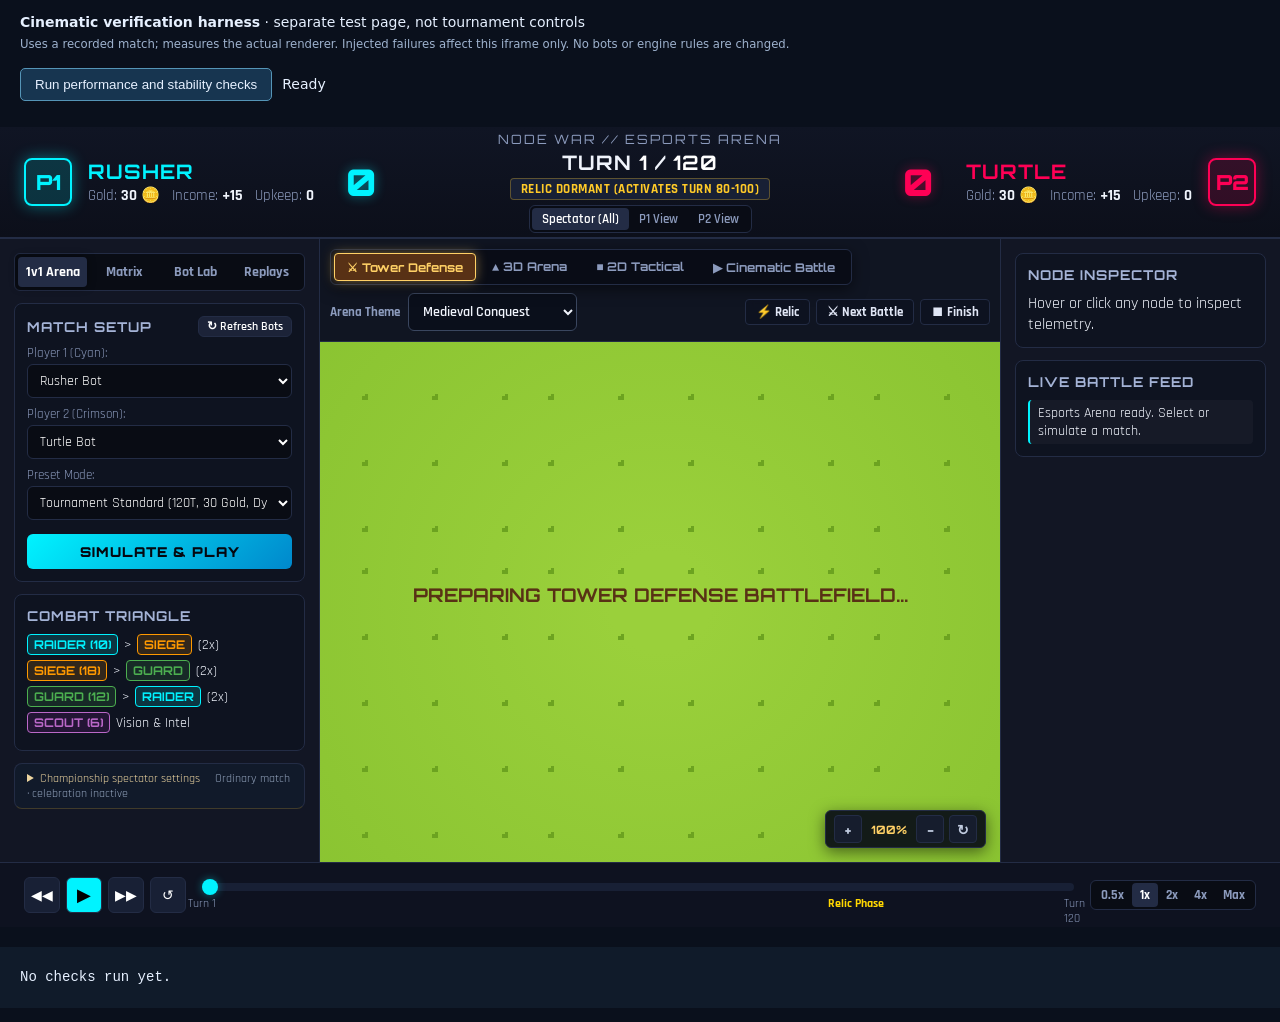
<file: web/tests/cinematic_harness.html>
<!doctype html>
<html lang="en"><meta charset="utf-8"><meta name="viewport" content="width=device-width, initial-scale=1">
<title>Cinematic verification — development harness</title>
<style>body{margin:0;background:#0a101c;color:#e6f0ff;font:14px/1.5 system-ui}header{padding:12px 20px}button{padding:8px 14px;margin-right:10px;background:#173550;color:#e6f0ff;border:1px solid #5595b7;border-radius:5px;cursor:pointer}iframe{width:100%;height:800px;border:0}pre{white-space:pre-wrap;padding:20px;background:#101b2a}small{color:#9eb2ce}</style>
<header><strong>Cinematic verification harness</strong> · separate test page, not tournament controls<br>
<small>Uses a recorded match; measures the actual renderer. Injected failures affect this iframe only. No bots or engine rules are changed.</small><p><button id="run">Run performance and stability checks</button><span id="status" role="status">Ready</span></p></header>
<iframe id="arena" src="../index.html" title="Tournament test instance"></iframe><pre id="report">No checks run yet.</pre>
<script>
const report=document.getElementById('report'),status=document.getElementById('status'),button=document.getElementById('run');
const delay=ms=>new Promise(resolve=>setTimeout(resolve,ms));
async function until(check,timeout=25000){const started=performance.now();while(!check()){if(performance.now()-started>timeout)throw new Error('Check timed out: '+status.textContent);await delay(100);}}
const assert=(condition,message)=>{if(!condition)throw new Error(message);};
function state(app){return JSON.stringify({index:app.currentFrameIdx,frame:app.replayData.frames[app.currentFrameIdx],metadata:app.replayData.metadata});}
function summary(viz,win){const m=viz.metrics;return{quality:viz.quality,fps:+m.fps.toFixed(1),renderMs:+m.renderMs.toFixed(2),drawCalls:m.drawCalls,triangles:m.triangles,geometries:m.geometries,textures:m.textures,heapMB:win.performance.memory?+(win.performance.memory.usedJSHeapSize/1048576).toFixed(1):null,width:viz.container.clientWidth,height:viz.container.clientHeight};}
button.onclick=async()=>{
 button.disabled=true;const results={quality:[],checks:[],limitations:['FPS is measured in this browser at the recorded viewport, not a guarantee for another laptop or projector.','JS heap is observational; garbage collection is not forced. GPU geometry/texture counts are compared separately.']};
 try{
  const win=document.getElementById('arena').contentWindow;
  status.textContent='Waiting for saved replay';await until(()=>win.nodeWarApp && win.nodeWarApp.replayData);
  const app=win.nodeWarApp;app.pause();
  assert(app.engineMode==='2d','Default must be Tactical');assert(!app.threeViz,'WebGL was allocated before selection');assert(!win.ArenaCinematic,'Cinematic module loaded before selection');
  results.checks.push('Default Tactical; no WebGL renderer or cinematic module before opt-in');
  // A frame with many actual units and an actual battle, without changing the recorded data.
  let chosen=0,weight=-1;
  app.replayData.frames.forEach((frame,index)=>{if(!frame.combat_events.length)return;const count=Object.values(frame.nodes).reduce((sum,n)=>sum+Object.values(n.units||{}).reduce((s,c)=>s+c,0),0)+(frame.fleets||[]).reduce((s,f)=>s+f.total_count,0);if(count>weight){weight=count;chosen=index;}});
  app.setFrame(chosen);const original=state(app);results.recordedTurn=app.replayData.frames[chosen].turn;results.recordedUnitCount=weight;
  await app.setEngineMode('cinematic');assert(app.cinematic.active && app.cinematic.mode==='free','Automatic director activated without opt-in');
  const focusNode=app.replayData.frames[chosen].combat_events[0].node_id;
  app.cinematic.focus(focusNode);app.cinematic.skipTransition();
  win.document.getElementById('cinematic-adaptive').checked=false;app.threeViz.adaptive=false;
  for(const quality of ['low','medium','high']){
    status.textContent='Measuring '+quality+' quality (two sampling windows)';
    const select=win.document.getElementById('cinematic-quality');select.value=quality;select.dispatchEvent(new win.Event('change'));
    const start=app.threeViz.metrics.samples;await until(()=>app.threeViz.metrics.samples>=start+2);
    results.quality.push(summary(app.threeViz,win));assert(state(app)===original,'Quality changed replay state');
    report.textContent=JSON.stringify(results,null,2);
  }
  status.textContent='Checking themes and repeated mode switches';
  // Warm the wide view first: Three.js uploads previously culled meshes and hidden label
  // textures lazily. Compare repeated cycles after those one-time uploads, not against a close-up.
  const closeUp={...app.threeViz.renderer.info.memory};
  await app.setEngineMode('3d');await delay(350);await app.setEngineMode('cinematic');await delay(200);
  const before={...app.threeViz.renderer.info.memory},samples=[];
  for(let i=0;i<10;i++){await app.setEngineMode('2d');assert(!app.cinematic.active && !app.threeViz.onBeforeRender,'Cinematic callback remained active');await app.setEngineMode('3d');await app.setEngineMode('cinematic');assert(app.cinematic.mode==='free','Director re-enabled on entry');await delay(120);samples.push({...app.threeViz.renderer.info.memory});}
  const after={...app.threeViz.renderer.info.memory};results.modeSwitchMemory={closeUp,warmedBaseline:before,after,samples,cycles:10};
  assert(after.geometries<=before.geometries+2 && after.textures<=before.textures+2,'GPU resources grew across mode switches');
  results.checks.push('Ten Tactical / 3D / Cinematic cycles: director stayed off and GPU allocations stayed bounded');
  for(const theme of ['medieval','cyber','galactic','wasteland','championship']){await app.setArenaTheme(theme);app.cinematic.focus(7);app.cinematic.skipTransition();await delay(100);assert(state(app)===original,'Theme changed replay state');}
  results.checks.push('All five themes share the cinematic camera and preserve the recorded frame');
  const pending=app.setEngineMode('cinematic');await app.setEngineMode('2d');await pending;assert(app.engineMode==='2d' && !app.cinematic.active,'Rapid exit reactivated cinematic');
  results.checks.push('Rapid mode selection does not reactivate cinematic after exit');
  status.textContent='Injecting a real WebGL context loss';await app.setEngineMode('cinematic');
  const old=app.threeViz,extension=old.renderer.getContext().getExtension('WEBGL_lose_context');assert(extension,'Context-loss test extension unavailable');extension.loseContext();
  await until(()=>app.engineMode==='2d' && !app.threeViz);assert(state(app)===original,'Context loss changed replay state');assert(old.disposed && !old.onBeforeRender,'Lost renderer was not disposed');
  results.checks.push('Real WebGL context loss: renderer disposed, Tactical restored, replay preserved');
  status.textContent='Injecting WebGL initialization failure';const Renderer=win.THREE.WebGLRenderer;
  try{win.THREE.WebGLRenderer=class{constructor(){throw new Error('Injected initialization failure');}};await app.setEngineMode('cinematic');assert(app.engineMode==='2d' && !app.threeViz,'Initialization failure did not fall back');assert(state(app)===original,'Initialization failure changed replay state');}
  finally{win.THREE.WebGLRenderer=Renderer;}
  results.checks.push('Injected WebGL initialization failure: Tactical and recorded state preserved');
  await app.setEngineMode('cinematic');assert(app.cinematic.mode==='free','Recovery enabled automatic director');await app.setEngineMode('2d');
  results.checks.push('Explicit re-entry after graphics failure succeeds with director off');
  results.passed=true;status.textContent='PASS — performance and stability checks complete';
 }catch(error){results.passed=false;results.error=error.message;status.textContent='FAIL — '+error.message;}
 finally{report.textContent=JSON.stringify(results,null,2);button.disabled=false;}
};
</script></html>
</file>
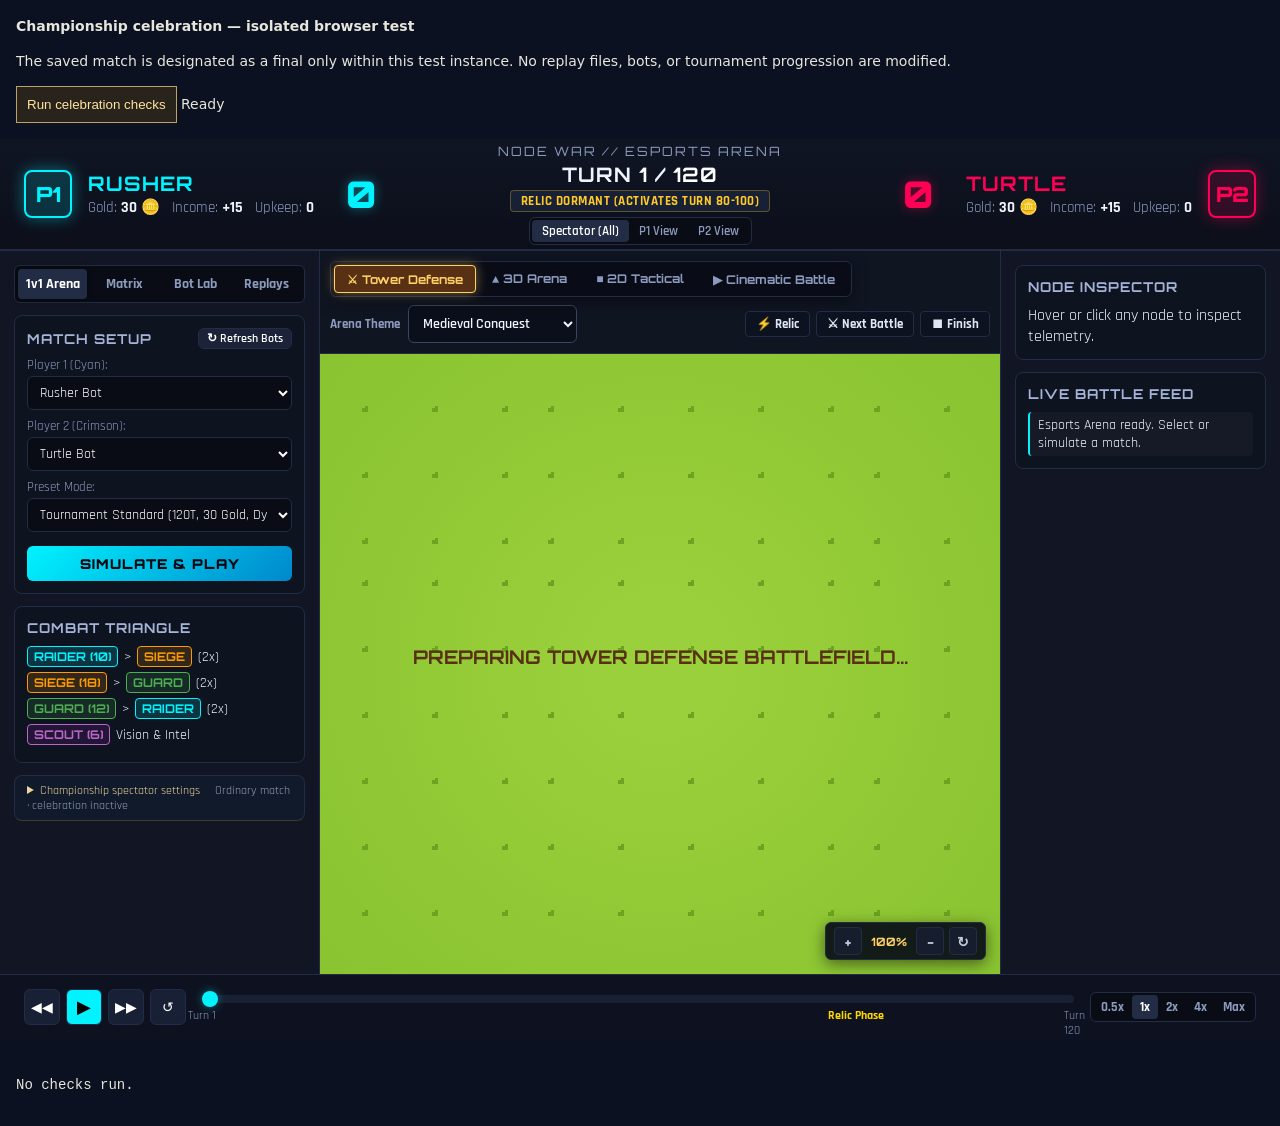
<file: web/tests/victory_harness.html>
<!doctype html><html lang="en"><meta charset="utf-8"><title>Championship celebration verification</title>
<style>body{margin:0;background:#0b1120;color:#e7e6dc;font:14px/1.5 system-ui}header,pre{padding:16px}button{padding:10px;color:#ffe3a1;background:#28241b;border:1px solid #bba367;cursor:pointer}iframe{width:100%;height:900px;border:0}pre{white-space:pre-wrap}</style>
<header><strong>Championship celebration — isolated browser test</strong><p>The saved match is designated as a final only within this test instance. No replay files, bots, or tournament progression are modified.</p><button id="run">Run celebration checks</button> <span id="status" role="status">Ready</span></header>
<iframe id="arena" src="../index.html" title="Celebration test instance"></iframe><pre id="report">No checks run.</pre>
<script>
const sleep=ms=>new Promise(r=>setTimeout(r,ms)),status=document.getElementById('status'),report=document.getElementById('report');
async function until(fn,timeout=25000){const start=performance.now();while(!fn()){if(performance.now()-start>timeout)throw Error('Timeout: '+status.textContent);await sleep(100);}}
const check=(value,message)=>{if(!value)throw Error(message);};
document.getElementById('run').onclick=async()=>{
 const result={checks:[],performance:[],limitations:['Browser measurements at this viewport are not certification of another tournament laptop or projector.','Audio resource lifecycle is checked; audible quality and installed speech voices need an operator rehearsal.']};document.getElementById('run').disabled=true;
 try{
 const win=document.getElementById('arena').contentWindow;await until(()=>win.nodeWarApp?.replayData);const app=win.nodeWarApp,c=app.victory;
 const fire=(id,value)=>{const el=win.document.getElementById('victory-'+id);if(typeof value==='boolean')el.checked=value;else el.value=value;el.dispatchEvent(new win.Event('change'));};
 const unchanged=JSON.stringify(app.replayData),last=app.replayData.frames.length-1;app.pause();await app.setArenaTheme('championship');
 app.setFrame(last);check(!c.active,'Ordinary match celebrated');check(!app.threeViz,'2D allocated WebGL');
 fire('final',true);check(c.active,'Explicit final did not activate');c.reset();app.setFrame(0);c.evaluate();check(!c.active,'Celebrated before final frame');
 result.checks.push('Ordinary match and earlier replay frames do not celebrate; no WebGL resources in 2D');
 // Compare real Tower Defense frame CPU costs with and without the presentation layer.
 await app.setEngineMode('td');app.setFrame(last);fire('enabled',false);
 const td=app.tdViz,original=td.render;let costs=[];td.render=function(){const start=win.performance.now();original.call(this);costs.push(win.performance.now()-start);};
 await sleep(1400);const baseline=costs.slice(5);costs=[];fire('enabled',true);await sleep(2200);const active=costs.slice(5);td.render=original;
 const mean=a=>+(a.reduce((s,n)=>s+n,0)/Math.max(1,a.length)).toFixed(2);
 result.performance.push({mode:'Tower Defense',baselineRenderMs:mean(baseline),celebrationRenderMs:mean(active),frames:active.length,width:td.displayWidth,height:td.displayHeight});
 check(app.engineMode==='td','Celebration forced a mode change');check(c.resultData.winner===app.replayData.metadata.winner,'Wrong winner');c.skip();check(c.state==='COMPLETE','Skip not immediate');
 c.replay();check(c.state==='VICTORY_CONFIRMED','Replay did not restart');c.skip();c.viewBattlefield();check(c.hidden,'Final battlefield did not clear overlay');c.replay();
 result.checks.push('Tower Defense preserves mode and final state; Replay, Skip, and Final Battlefield controls work');
 for(const mode of ['2d','3d','cinematic']){
   status.textContent='Checking '+mode;await app.setEngineMode(mode);c.replay();await sleep(250);c.skip();await sleep(250);
   check(c.active && c.state==='COMPLETE','Celebration lost on '+mode);check(app.currentFrameIdx===last,'Final frame changed');
   if(mode==='cinematic')check(app.cinematic.mode==='free','Cinematic director enabled itself');
   if(mode!=='2d')check(c.fx?.trophy.visible,'3D trophy missing');
 }
 result.checks.push('All four views retain the same official winner and final frame; manual Cinematic stays manual');
 app.threeViz.adaptive=false;
 for(const quality of ['low','medium','high']){
   status.textContent='Measuring '+quality+' celebration';fire('quality',quality);c.replay();const sample=app.threeViz.metrics.samples;await until(()=>app.threeViz.metrics.samples>=sample+2);c.skip();
   const m=app.threeViz.metrics;result.performance.push({mode:'Cinematic celebration',quality,fps:+m.fps.toFixed(1),renderMs:+m.renderMs.toFixed(2),drawCalls:m.drawCalls,geometries:m.geometries,textures:m.textures,width:app.threeViz.container.clientWidth,height:app.threeViz.container.clientHeight});report.textContent=JSON.stringify(result,null,2);
 }
 status.textContent='Checking cleanup and audio lifecycle';fire('quality','low');c.skip();await sleep(200);let samples=[];
 for(let i=0;i<8;i++){c.replay();await sleep(100);c.skip();await sleep(100);c.viewBattlefield();await sleep(100);check(!c.fx,'Celebration meshes retained');samples.push({...app.threeViz.renderer.info.memory});}
 check(samples.at(-1).geometries<=samples[0].geometries+2 && samples.at(-1).textures<=samples[0].textures+2,'GPU allocations grew after repeated celebration');result.memory={cycles:8,samples};
 fire('audio',true);c.replay();await sleep(100);result.audioContextState=c.audio?.state || 'unavailable';c.skip();check(!c.audio,'Skip retained audio context');fire('audio',false);
 result.checks.push('Eight replay/skip/close cycles release owned effects; GPU allocations bounded; optional audio releases on skip');
 status.textContent='Checking graphics failure safety';c.replay();await sleep(150);const ext=app.threeViz.renderer.getContext().getExtension('WEBGL_lose_context');check(ext,'No context-loss test extension');ext.loseContext();await until(()=>app.engineMode==='2d' && !app.threeViz);
 check(c.active && win.document.getElementById('victory-team').textContent===c.resultData.name,'Graphics failure lost champion announcement');c.skip();
 result.checks.push('Real WebGL context loss restores Tactical while preserving champion announcement and final match');
 c.showBracket();check(!win.document.getElementById('championship-bracket').classList.contains('hidden'),'Final bracket card missing');
 check(JSON.stringify(app.replayData)===unchanged,'Presentation mutated authoritative replay');
 fire('enabled',false);check(!c.active,'OFF did not clean up');fire('final',false);
 result.checks.push('Final bracket result shown; disable cleans up; authoritative replay unchanged');result.passed=true;status.textContent='PASS';
 }catch(error){result.passed=false;result.error=error.message;status.textContent='FAIL: '+error.message;}
 report.textContent=JSON.stringify(result,null,2);document.getElementById('run').disabled=false;
};
</script></html>
</file>
<file: web/style.css>
:root {
  --arena-accent: #ffd166;
  --bg-dark: #0a0c14;
  --bg-card: #121624;
  --bg-card-hover: #1a2035;
  --border-color: #232c45;
  --p1-color: #00f3ff;
  --p1-glow: rgba(0, 243, 255, 0.4);
  --p2-color: #ff0055;
  --p2-glow: rgba(255, 0, 85, 0.4);
  --relic-color: #ffd700;
  --relic-glow: rgba(255, 215, 0, 0.6);
  --neutral-color: #7b88a8;
  --text-main: #f0f4fc;
  --text-muted: #8c9bbd;
}

* {
  box-sizing: border-box;
  margin: 0;
  padding: 0;
}

body {
  background-color: var(--bg-dark);
  color: var(--text-main);
  font-family: 'Rajdhani', sans-serif;
  height: 100vh;
  overflow: hidden;
}

.app-container {
  display: flex;
  flex-direction: column;
  height: 100vh;
}

/* =========================================
   Scoreboard Header
========================================= */
.scoreboard-header {
  flex-shrink: 0;
  min-height: 112px;
  display: flex;
  justify-content: space-between;
  align-items: center;
  background: linear-gradient(180deg, #101524 0%, #0c0f1a 100%);
  border-bottom: 2px solid var(--border-color);
  padding: 8px 24px;
  height: 85px;
}

.player-hud {
  display: flex;
  align-items: center;
  gap: 16px;
  flex: 1;
}

.player-hud.p2 {
  justify-content: flex-end;
}

.player-avatar {
  width: 48px;
  height: 48px;
  border-radius: 8px;
  display: flex;
  align-items: center;
  justify-content: center;
  font-family: 'Orbitron', monospace;
  font-weight: 900;
  font-size: 1.3rem;
}

.p1 .player-avatar {
  background: rgba(0, 243, 255, 0.15);
  border: 2px solid var(--p1-color);
  color: var(--p1-color);
  box-shadow: 0 0 15px var(--p1-glow);
}

.p2 .player-avatar {
  background: rgba(255, 0, 85, 0.15);
  border: 2px solid var(--p2-color);
  color: var(--p2-color);
  box-shadow: 0 0 15px var(--p2-glow);
}

.player-name {
  font-family: 'Orbitron', sans-serif;
  font-size: 1.25rem;
  font-weight: 700;
  text-transform: uppercase;
  letter-spacing: 1px;
}

.p1 .player-name {
  color: var(--p1-color);
}

.p2 .player-name {
  color: var(--p2-color);
}

.player-meta {
  font-size: 0.95rem;
  color: var(--text-muted);
  display: flex;
  gap: 12px;
  margin-top: 2px;
}

.player-meta strong {
  color: var(--text-main);
}

.score-display {
  font-family: 'Orbitron', monospace;
  font-size: 2.3rem;
  font-weight: 900;
  padding: 0 16px;
}

.p1 .score-display {
  color: var(--p1-color);
  text-shadow: 0 0 12px var(--p1-glow);
}

.p2 .score-display {
  color: var(--p2-color);
  text-shadow: 0 0 12px var(--p2-glow);
}

.match-center-hud {
  text-align: center;
  display: flex;
  flex-direction: column;
  align-items: center;
  gap: 3px;
}

.game-title {
  font-family: 'Orbitron', sans-serif;
  font-size: 0.8rem;
  letter-spacing: 2px;
  color: var(--text-muted);
}

.turn-counter {
  font-family: 'Orbitron', sans-serif;
  font-size: 1.25rem;
  font-weight: 700;
  letter-spacing: 1px;
}

.turn-counter span {
  color: #fff;
}

.relic-badge {
  font-size: 0.8rem;
  font-weight: 700;
  padding: 2px 10px;
  border-radius: 4px;
  background: #182035;
  color: #ffca28;
  border: 1px solid rgba(255, 202, 40, 0.3);
  letter-spacing: 0.5px;
}

.relic-badge.active {
  background: rgba(255, 215, 0, 0.2);
  border-color: var(--relic-color);
  color: var(--relic-color);
  box-shadow: 0 0 10px var(--relic-glow);
  animation: pulse-gold 1.5s infinite;
}

.relic-badge.charging {
  background: rgba(255, 170, 0, 0.25);
  border-color: #ffaa00;
  color: #ffaa00;
  box-shadow: 0 0 12px rgba(255, 170, 0, 0.5);
  animation: pulse-gold 0.8s infinite;
}

@keyframes pulse-gold {

  0%,
  100% {
    box-shadow: 0 0 5px var(--relic-glow);
  }

  50% {
    box-shadow: 0 0 20px var(--relic-glow);
  }
}

.view-mode-toggle {
  display: flex;
  background: #090c15;
  border-radius: 6px;
  padding: 2px;
  border: 1px solid var(--border-color);
  margin-top: 2px;
}

.view-btn {
  background: transparent;
  border: none;
  color: var(--text-muted);
  font-family: 'Rajdhani', sans-serif;
  font-size: 0.8rem;
  font-weight: 600;
  padding: 3px 10px;
  cursor: pointer;
  border-radius: 4px;
  transition: all 0.2s;
}

.view-btn.active {
  background: #232c45;
  color: #fff;
}

/* =========================================
   Arena Grid Layout & Tabs
========================================= */
.arena-grid {
  display: grid;
  grid-template-columns: 320px 1fr 280px;
  flex: 1;
  overflow: hidden;
}

.panel {
  background: var(--bg-card);
  border-right: 1px solid var(--border-color);
  display: flex;
  flex-direction: column;
  padding: 14px;
  gap: 12px;
  overflow-y: auto;
}

.right-panel {
  border-right: none;
  border-left: 1px solid var(--border-color);
}

/* Tabs Navigation */
.tabs-nav {
  display: flex;
  background: #090c14;
  border-radius: 6px;
  border: 1px solid var(--border-color);
  padding: 3px;
  gap: 2px;
}

.tab-btn {
  flex: 1;
  background: transparent;
  border: none;
  color: var(--text-muted);
  font-family: 'Rajdhani', sans-serif;
  font-weight: 700;
  font-size: 0.85rem;
  padding: 6px 4px;
  cursor: pointer;
  border-radius: 4px;
  transition: all 0.2s;
}

.tab-btn.active {
  background: #232c45;
  color: #fff;
  box-shadow: 0 0 8px rgba(0, 0, 0, 0.4);
}

.tab-content {
  display: none;
  flex-direction: column;
  gap: 12px;
}

.tab-content.active {
  display: flex;
}

.panel-section {
  background: rgba(14, 18, 30, 0.7);
  border: 1px solid var(--border-color);
  border-radius: 8px;
  padding: 12px;
}

.panel-section h3 {
  font-family: 'Orbitron', sans-serif;
  font-size: 0.85rem;
  font-weight: 700;
  letter-spacing: 1px;
  color: #a4b3d6;
  margin-bottom: 10px;
  text-transform: uppercase;
}

.muted-small {
  font-size: 0.85rem;
  color: var(--text-muted);
  line-height: 1.3;
}

.form-group {
  margin-bottom: 8px;
}

.form-row {
  display: grid;
  grid-template-columns: 1fr 1fr;
  gap: 8px;
  margin-bottom: 8px;
}

.form-group label,
.form-row label {
  display: block;
  font-size: 0.8rem;
  color: var(--text-muted);
  margin-bottom: 3px;
}

select,
input[type="number"] {
  width: 100%;
  background: #090c14;
  border: 1px solid var(--border-color);
  color: #fff;
  padding: 6px 8px;
  border-radius: 6px;
  font-family: 'Rajdhani', sans-serif;
  font-size: 0.9rem;
  outline: none;
}

select:focus,
input:focus {
  border-color: var(--p1-color);
}

.hidden {
  display: none !important;
}

.action-btn {
  width: 100%;
  padding: 9px;
  background: linear-gradient(135deg, #00f3ff 0%, #0088cc 100%);
  border: none;
  border-radius: 6px;
  color: #050810;
  font-family: 'Orbitron', sans-serif;
  font-weight: 900;
  font-size: 0.85rem;
  cursor: pointer;
  letter-spacing: 1px;
  transition: all 0.2s;
  margin-top: 6px;
}

.action-btn:hover {
  filter: brightness(1.2);
  box-shadow: 0 0 15px var(--p1-glow);
}

.secondary-btn {
  width: 100%;
  margin-top: 6px;
  padding: 6px;
  background: #1c2338;
  border: 1px solid var(--border-color);
  color: #fff;
  border-radius: 6px;
  cursor: pointer;
  font-family: 'Rajdhani', sans-serif;
  font-weight: 600;
}

.secondary-btn:hover {
  background: #252e4a;
}

/* Combat Guide */
.triangle-row {
  font-size: 0.85rem;
  margin-bottom: 5px;
  display: flex;
  align-items: center;
  gap: 6px;
}

.badge {
  padding: 2px 6px;
  border-radius: 4px;
  font-size: 0.75rem;
  font-weight: 700;
  font-family: 'Orbitron', monospace;
}

.badge.raider {
  background: rgba(0, 243, 255, 0.15);
  color: #00f3ff;
  border: 1px solid #00f3ff;
}

.badge.siege {
  background: rgba(255, 153, 0, 0.15);
  color: #ff9900;
  border: 1px solid #ff9900;
}

.badge.guard {
  background: rgba(76, 175, 80, 0.15);
  color: #4caf50;
  border: 1px solid #4caf50;
}

.badge.scout {
  background: rgba(156, 39, 176, 0.15);
  color: #ba68c8;
  border: 1px solid #ba68c8;
}

/* Code Editor */
.code-editor {
  width: 100%;
  height: 190px;
  background: #070911;
  color: #a4f0ff;
  border: 1px solid var(--border-color);
  border-radius: 6px;
  font-family: 'JetBrains Mono', monospace;
  font-size: 0.75rem;
  padding: 8px;
  resize: vertical;
  line-height: 1.3;
  margin-top: 8px;
}

.bot-lab-buttons {
  display: grid;
  grid-template-columns: 1fr 1fr 1fr;
  gap: 4px;
  margin-top: 8px;
}

.lab-btn {
  background: #182035;
  border: 1px solid var(--border-color);
  color: #fff;
  padding: 6px 4px;
  border-radius: 4px;
  font-size: 0.75rem;
  cursor: pointer;
  font-family: 'Rajdhani', sans-serif;
  font-weight: 700;
}

.lab-btn:hover {
  background: #232c45;
  border-color: var(--p1-color);
}

/* Tournament Matrix Visuals */
.matrix-view {
  display: flex;
  flex-direction: column;
  gap: 8px;
}

.matrix-matchup {
  background: rgba(9, 12, 20, 0.8);
  border: 1px solid var(--border-color);
  border-radius: 6px;
  padding: 8px;
}

.matchup-title {
  display: flex;
  justify-content: space-between;
  font-size: 0.85rem;
  font-weight: 700;
  margin-bottom: 4px;
}

.matchup-bar-container {
  height: 8px;
  border-radius: 4px;
  background: #ff0055;
  overflow: hidden;
  display: flex;
}

.matchup-bar-fill {
  background: #00f3ff;
  height: 100%;
}

.cycle-pill {
  text-align: center;
  font-family: 'Orbitron', sans-serif;
  font-size: 0.8rem;
  font-weight: 900;
  padding: 6px;
  border-radius: 6px;
  margin-top: 6px;
  background: rgba(76, 175, 80, 0.2);
  color: #4caf50;
  border: 1px solid #4caf50;
}

/* Replay Vault */
.replay-vault-list {
  max-height: 280px;
  overflow-y: auto;
  display: flex;
  flex-direction: column;
  gap: 6px;
}

.replay-item {
  background: #0a0d17;
  border: 1px solid var(--border-color);
  border-radius: 6px;
  padding: 6px 10px;
  cursor: pointer;
  display: flex;
  justify-content: space-between;
  align-items: center;
  transition: all 0.2s;
}

.replay-item:hover {
  background: #161c2e;
  border-color: var(--p1-color);
}

.replay-item-title {
  font-size: 0.85rem;
  font-weight: 700;
}

.replay-item-meta {
  font-size: 0.75rem;
  color: var(--text-muted);
}

/* =========================================
   Canvas Viewport & 3D Three.js Controls
========================================= */
.canvas-viewport {
  position: relative;
  background: #060810;
  display: flex;
  align-items: center;
  justify-content: center;
  overflow: hidden;
  flex-direction: column;
  min-width: 0;
}

.battlefield-stage {
  position: relative;
  flex: 1;
  width: 100%;
  min-height: 0;
  overflow: hidden;
}

.td-viewport {
  width: 100%;
  height: 100%;
  display: block;
  position: absolute;
  top: 0;
  left: 0;
  background: #8ac926;
}

.three-viewport {
  width: 100%;
  height: 100%;
  position: absolute;
  top: 0;
  left: 0;
  display: block;
}

.renderer-notice {
  position: absolute;
  top: 24px;
  left: 50%;
  transform: translateX(-50%);
  max-width: 90%;
  padding: 12px 18px;
  border: 1px solid var(--arena-accent);
  border-radius: 8px;
  background: #101725;
  color: var(--text-main);
  text-align: center;
  z-index: 5;
}

.cinematic-controls {
  width: 100%; flex-shrink: 0; padding: 10px 12px;
  background: #111b2b; border-bottom: 1px solid #354664;
  font-size: .8rem;
}
.cinematic-selects, .cinematic-actions, .cinematic-status-row { display: flex; flex-wrap: wrap; gap: 8px 12px; align-items: center; }
.cinematic-selects label { display: flex; align-items: center; gap: 6px; color: #b8c8df; }
.cinematic-selects select { width: auto; max-width: 100%; margin: 0; padding: 5px 8px; font: inherit; }
.cinematic-check input { width: auto; accent-color: #63d7ff; }
.cinematic-actions { margin-top: 8px; gap: 5px; }
.cinematic-actions button { font-size: .74rem; padding: 5px 8px; }
.cinematic-status-row { justify-content: space-between; margin-top: 8px; color: #8adce9; }
#cinematic-performance { font-variant-numeric: tabular-nums; color: #a8d6b4; }
.cinematic-replay-status { color: #98a9c3; font-size: .72rem; margin-top: 3px; }
.arena-notification { position: absolute; top: 12px; left: 50%; transform: translateX(-50%); z-index: 40; max-width: 90%; padding: 10px 16px; border: 1px solid #6ab9dd; border-radius: 6px; background: #111e31; color: #eef7ff; text-align: center; }
#btn-mode-cinematic.active { color: #eed29a; border-color: #eed29a; background: #30271b; }
@media (max-width: 1000px) {
  .cinematic-controls { max-height: 190px; overflow-y: auto; }
  .cinematic-actions button { font-size: .68rem; }
}
@media (max-width: 720px) {
  body[data-arena-view="cinematic"] .canvas-viewport { height: auto; min-height: 75vh; }
  body[data-arena-view="cinematic"] .battlefield-stage { flex: 1 0 320px; min-height: 320px; }
}

#game-canvas {
  width: 100%;
  height: 100%;
  display: block;
  position: absolute;
  top: 0;
  left: 0;
}

.viewport-top-bar {
  position: relative;
  width: 100%;
  flex-shrink: 0;
  flex-wrap: wrap;
  gap: 8px;
  padding: 10px;
  background: #101522;
  border-bottom: 1px solid var(--border-color);
  display: flex;
  justify-content: space-between;
  align-items: center;
  pointer-events: none;
  z-index: 20;
}

.arena-theme-control {
  display: flex;
  align-items: center;
  flex-wrap: wrap;
  gap: 8px;
  pointer-events: auto;
  color: var(--text-muted);
  font-size: .8rem;
  font-weight: 700;
}

.arena-theme-control select {
  width: auto;
  max-width: 100%;
  margin: 0;
  border: 1px solid #3a465f;
  border-radius: 6px;
  padding: 8px 28px 8px 10px;
  background-color: #0a0f1b;
  color: var(--text-main);
  font: 600 .85rem 'Rajdhani', sans-serif;
  cursor: pointer;
}

.arena-theme-control select:hover,
.arena-theme-control select:focus-visible {
  border-color: var(--arena-accent);
  outline: 2px solid var(--arena-accent);
  outline-offset: 2px;
}

.arena-theme-control select[aria-busy="true"] { opacity: .65; }
body[data-arena-theme]:not([data-arena-theme="medieval"]) #btn-mode-td.active {
  color: var(--arena-accent);
  border-color: var(--arena-accent);
  background: #202738;
  box-shadow: none;
}
body[data-arena-theme]:not([data-arena-theme="medieval"]) .panel-section h3 {
  color: var(--arena-accent);
}

@media (max-width: 1100px) {
  .arena-grid { grid-template-columns: 210px minmax(0, 1fr) 210px; }
  .panel { padding: 10px; }
  .player-hud { gap: 8px; }
  .player-name { font-size: 1rem; }
  .player-meta { flex-wrap: wrap; gap: 3px 8px; font-size: .8rem; }
  .score-display { font-size: 1.5rem; padding: 0 5px; }
  .viewport-top-bar { justify-content: flex-start; }
  .engine-btn { padding: 5px 7px; font-size: .65rem; }
  .quick-nav-overlay { flex-wrap: wrap; }
}

@media (max-width: 720px) {
  body { overflow: auto; height: auto; }
  .app-container { height: auto; min-height: 100vh; }
  .arena-grid { grid-template-columns: minmax(0, 1fr); overflow: visible; }
  .canvas-viewport { grid-row: 1; height: 75vh; min-height: 480px; }
  .left-panel, .right-panel { overflow: visible; }
  .scoreboard-header { padding: 8px; gap: 8px; }
  .player-avatar { display: none; }
  .game-title { display: none; }
  .relic-badge { font-size: .55rem; }
  .playback-bar { position: sticky; bottom: 0; flex-wrap: wrap; height: auto; gap: 8px; padding: 8px; z-index: 30; }
}

.engine-mode-toggle {
  display: flex;
  background: rgba(9, 12, 22, 0.9);
  border: 1px solid var(--border-color);
  border-radius: 6px;
  padding: 3px;
  gap: 3px;
  pointer-events: auto;
  box-shadow: 0 4px 15px rgba(0, 0, 0, 0.5);
  backdrop-filter: blur(8px);
}

.engine-btn {
  background: transparent;
  border: 1px solid transparent;
  color: var(--text-muted);
  font-family: 'Orbitron', monospace;
  font-size: 0.75rem;
  font-weight: 700;
  padding: 5px 12px;
  border-radius: 4px;
  cursor: pointer;
  transition: all 0.2s ease;
}

.engine-btn:hover {
  color: #fff;
  border-color: #3b4970;
}

.engine-btn.active {
  background: #1e2844;
  color: #00f3ff;
  border-color: #00f3ff;
  box-shadow: 0 0 10px rgba(0, 243, 255, 0.3);
}

#btn-mode-td.active {
  background: #583115;
  color: #ffd166;
  border-color: #ffd166;
  box-shadow: 0 0 12px rgba(255, 209, 102, 0.45);
}

.quick-nav-overlay {
  display: flex;
  gap: 6px;
  pointer-events: auto;
}

.camera-presets-overlay {
  position: absolute;
  bottom: 14px;
  left: 14px;
  display: flex;
  align-items: center;
  gap: 4px;
  background: rgba(9, 12, 22, 0.9);
  border: 1px solid var(--border-color);
  border-radius: 6px;
  padding: 3px 8px;
  z-index: 20;
  box-shadow: 0 4px 15px rgba(0, 0, 0, 0.5);
  backdrop-filter: blur(8px);
}

.cam-label {
  font-family: 'Orbitron', monospace;
  font-size: 0.7rem;
  font-weight: 900;
  color: #8c9bbd;
  margin-right: 4px;
}

.cam-btn {
  background: rgba(22, 29, 49, 0.7);
  border: 1px solid var(--border-color);
  color: #c0cbdf;
  font-family: 'Rajdhani', sans-serif;
  font-size: 0.75rem;
  font-weight: 700;
  padding: 3px 8px;
  border-radius: 4px;
  cursor: pointer;
  transition: all 0.2s;
}

.cam-btn:hover {
  background: #232c45;
  color: #fff;
  border-color: #00f3ff;
}

.cam-btn.active {
  background: #00f3ff;
  color: #060810;
  font-weight: 900;
  border-color: #00f3ff;
  box-shadow: 0 0 8px rgba(0, 243, 255, 0.4);
}

.zoom-controls-overlay {
  position: absolute;
  bottom: 14px;
  right: 14px;
  display: flex;
  align-items: center;
  gap: 5px;
  background: rgba(9, 12, 22, 0.92);
  border: 1px solid var(--border-color);
  border-radius: 6px;
  padding: 4px 8px;
  z-index: 20;
  box-shadow: 0 4px 15px rgba(0, 0, 0, 0.5);
  backdrop-filter: blur(8px);
}

.zoom-btn {
  background: rgba(22, 29, 49, 0.85);
  border: 1px solid var(--border-color);
  color: #c0cbdf;
  font-family: 'Orbitron', monospace;
  font-size: 0.85rem;
  font-weight: 700;
  width: 28px;
  height: 28px;
  display: flex;
  align-items: center;
  justify-content: center;
  border-radius: 4px;
  cursor: pointer;
  transition: all 0.2s ease;
}

.zoom-btn:hover {
  background: #00f3ff;
  color: #000;
  border-color: #00f3ff;
  box-shadow: 0 0 10px rgba(0, 243, 255, 0.4);
}

.zoom-badge {
  font-family: 'Orbitron', monospace;
  font-size: 0.72rem;
  font-weight: 700;
  color: #ffd166;
  min-width: 44px;
  text-align: center;
  user-select: none;
}

.three-tooltip {
  position: absolute;
  pointer-events: none;
  background: rgba(8, 11, 20, 0.95);
  border: 1px solid #00f3ff;
  box-shadow: 0 0 15px rgba(0, 243, 255, 0.35);
  border-radius: 6px;
  padding: 8px 12px;
  color: #fff;
  font-family: 'Rajdhani', sans-serif;
  font-size: 0.8rem;
  z-index: 30;
  transform: translate(-50%, -120%);
  transition: opacity 0.15s ease;
  white-space: nowrap;
}

.hidden {
  display: none !important;
}

.quick-nav-btn {
  background: rgba(14, 18, 32, 0.85);
  border: 1px solid var(--border-color);
  color: #e0e6f5;
  padding: 4px 10px;
  border-radius: 4px;
  font-family: 'Rajdhani', sans-serif;
  font-size: 0.8rem;
  font-weight: 700;
  cursor: pointer;
  backdrop-filter: blur(4px);
  transition: all 0.2s;
}

.quick-nav-btn:hover {
  background: #1d2540;
  border-color: var(--p1-color);
}

.combat-banner {
  position: absolute;
  top: 14px;
  background: rgba(255, 0, 85, 0.88);
  border: 2px solid #ff0055;
  color: #fff;
  font-family: 'Orbitron', sans-serif;
  font-weight: 900;
  padding: 6px 20px;
  border-radius: 6px;
  box-shadow: 0 0 20px rgba(255, 0, 85, 0.6);
  pointer-events: none;
  transition: opacity 0.3s;
}

.combat-banner.hidden {
  opacity: 0;
}

/* Event Feed */
.event-feed {
  max-height: 250px;
  overflow-y: auto;
  font-size: 0.85rem;
  display: flex;
  flex-direction: column;
  gap: 5px;
}

.feed-item {
  padding: 4px 8px;
  border-radius: 4px;
  background: rgba(255, 255, 255, 0.03);
  border-left: 2px solid var(--border-color);
}

.feed-item.combat {
  border-color: var(--p2-color);
}

.feed-item.capture {
  border-color: var(--relic-color);
}

.feed-item.system {
  border-color: var(--p1-color);
}

/* =========================================
   Bottom Playback Bar
========================================= */
.playback-bar {
  background: #0e1220;
  border-top: 1px solid var(--border-color);
  padding: 10px 24px;
  display: flex;
  align-items: center;
  gap: 16px;
  height: 65px;
}

.playback-controls {
  display: flex;
  gap: 6px;
}

.ctrl-btn {
  background: #182035;
  border: 1px solid var(--border-color);
  color: #fff;
  width: 36px;
  height: 36px;
  border-radius: 6px;
  cursor: pointer;
  display: flex;
  align-items: center;
  justify-content: center;
  font-size: 0.9rem;
  transition: all 0.2s;
}

.ctrl-btn:hover {
  background: #232d4b;
  border-color: var(--p1-color);
}

.ctrl-btn.play-btn {
  background: #00f3ff;
  color: #000;
  font-size: 1.1rem;
}

.ctrl-btn.play-btn:hover {
  box-shadow: 0 0 12px var(--p1-glow);
}

.scrubber-container {
  flex: 1;
  position: relative;
  display: flex;
  flex-direction: column;
}

.scrubber {
  -webkit-appearance: none;
  width: 100%;
  height: 8px;
  border-radius: 4px;
  background: #182035;
  outline: none;
  cursor: pointer;
}

.scrubber::-webkit-slider-thumb {
  -webkit-appearance: none;
  width: 16px;
  height: 16px;
  border-radius: 50%;
  background: var(--p1-color);
  cursor: pointer;
  box-shadow: 0 0 8px var(--p1-glow);
}

.scrubber-markers {
  position: relative;
  width: 100%;
  margin-top: 5px;
  height: 12px;
}

.marker {
  position: absolute;
  font-size: 0.72rem;
  color: var(--text-muted);
  transform: translateX(-50%);
}

.marker.relic-marker {
  color: var(--relic-color);
  font-weight: 700;
}

.speed-controls {
  display: flex;
  background: #090c14;
  border-radius: 6px;
  border: 1px solid var(--border-color);
  padding: 2px;
}

.speed-btn {
  background: transparent;
  border: none;
  color: var(--text-muted);
  font-family: 'Rajdhani', sans-serif;
  font-size: 0.8rem;
  font-weight: 700;
  padding: 4px 8px;
  cursor: pointer;
  border-radius: 4px;
  transition: all 0.2s;
}

.speed-btn.active {
  background: #232c45;
  color: #fff;
}

/* Championship broadcast treatment. The center of the battlefield stays clear. */
.victory-settings { flex: 0 0 auto; background:#111a2a; border-bottom:1px solid #403b2a; color:#c4cfdf; padding:7px 12px; font:12px 'Rajdhani',sans-serif; }
.victory-settings summary { cursor:pointer; color:#edd5a0; }
#victory-setting-status { color:#91a1ba; margin-left:12px; }
.victory-settings-fields { display:flex; gap:10px 15px; flex-wrap:wrap; padding:10px 0; align-items:center; }
.victory-settings-fields label { display:flex; align-items:center; gap:5px; }
.victory-settings-fields input { width:auto; accent-color:#e9c675; }
.victory-settings-fields select { width:auto; max-width:190px; margin:0; padding:3px 6px; font:inherit; }
.victory-overlay { position:absolute; inset:0; z-index:18; pointer-events:none; text-align:center; color:#ffedba; overflow:hidden; background:linear-gradient(180deg,rgba(5,8,16,.94),rgba(5,8,16,.65) 19%,transparent 40%,transparent 78%,rgba(5,8,16,.92)); border:1px solid #d7b05f; box-shadow:inset 0 0 55px #d9a93a18; }
.victory-kicker { font:700 clamp(10px,1vw,14px) 'Orbitron',sans-serif; letter-spacing:.25em; padding:17px 12px 5px; }
.victory-phase { color:#bcac8e; font:12px 'Rajdhani',sans-serif; letter-spacing:.09em; }
.victory-announcement { opacity:0; transform:translateY(-8px); transition:opacity 1s,transform 1s; padding:0 14px; }
.victory-overlay[data-stage="CHAMPION_ANNOUNCEMENT"] .victory-announcement,.victory-overlay[data-stage="COMPLETE"] .victory-announcement { opacity:1; transform:translateY(0); }
.victory-laurel { color:#f6d583; position:absolute; margin-left:-.5em; font-size:20px; }
.victory-announcement h2 { margin:14px 0 2px; font:800 clamp(20px,2.7vw,40px) 'Orbitron',sans-serif; color:#fff0c6; text-shadow:0 2px 22px #f4c25a55; overflow-wrap:anywhere; }
.victory-announcement h2:after { content:''; display:block; height:2px; width:80px; margin:8px auto; background:var(--winner-color); box-shadow:0 0 10px var(--winner-color); }
.victory-announcement p { margin:3px 0; font:13px 'Rajdhani',sans-serif; }
.victory-announcement .victory-title { color:#f9d882; font-weight:700; letter-spacing:.25em; font-size:11px; }
#victory-result { color:#c5bdad; font-size:12px; max-width:90%; margin:5px auto; }
.victory-actions { position:absolute; bottom:14px; left:10px; right:10px; display:flex; justify-content:center; flex-wrap:wrap; gap:6px; pointer-events:auto; }
.victory-actions button { border:1px solid #8d784b; border-radius:4px; background:#0b1324ed; color:#f5dfa9; padding:7px 10px; font:600 11px 'Rajdhani',sans-serif; cursor:pointer; }
.victory-actions button:hover { background:#3d321c; }
.victory-actions button:disabled { opacity:.4; cursor:default; }
#championship-bracket { border-color:#b99c53; }
.battlefield-stage:has(.victory-overlay:not(.hidden)) :is(.zoom-controls-overlay,.camera-presets-overlay,.three-tooltip) { display:none; }
@media(max-width:720px) { #victory-setting-status { display:block; margin:4px 0 0; }.victory-kicker { padding-top:10px; }.victory-announcement h2 { font-size:20px; }.victory-actions { bottom:5px;gap:3px; }.victory-actions button { padding:4px 6px;font-size:10px; } }
@media(prefers-reduced-motion:reduce) { .victory-announcement { transition:none; } }
</file>
